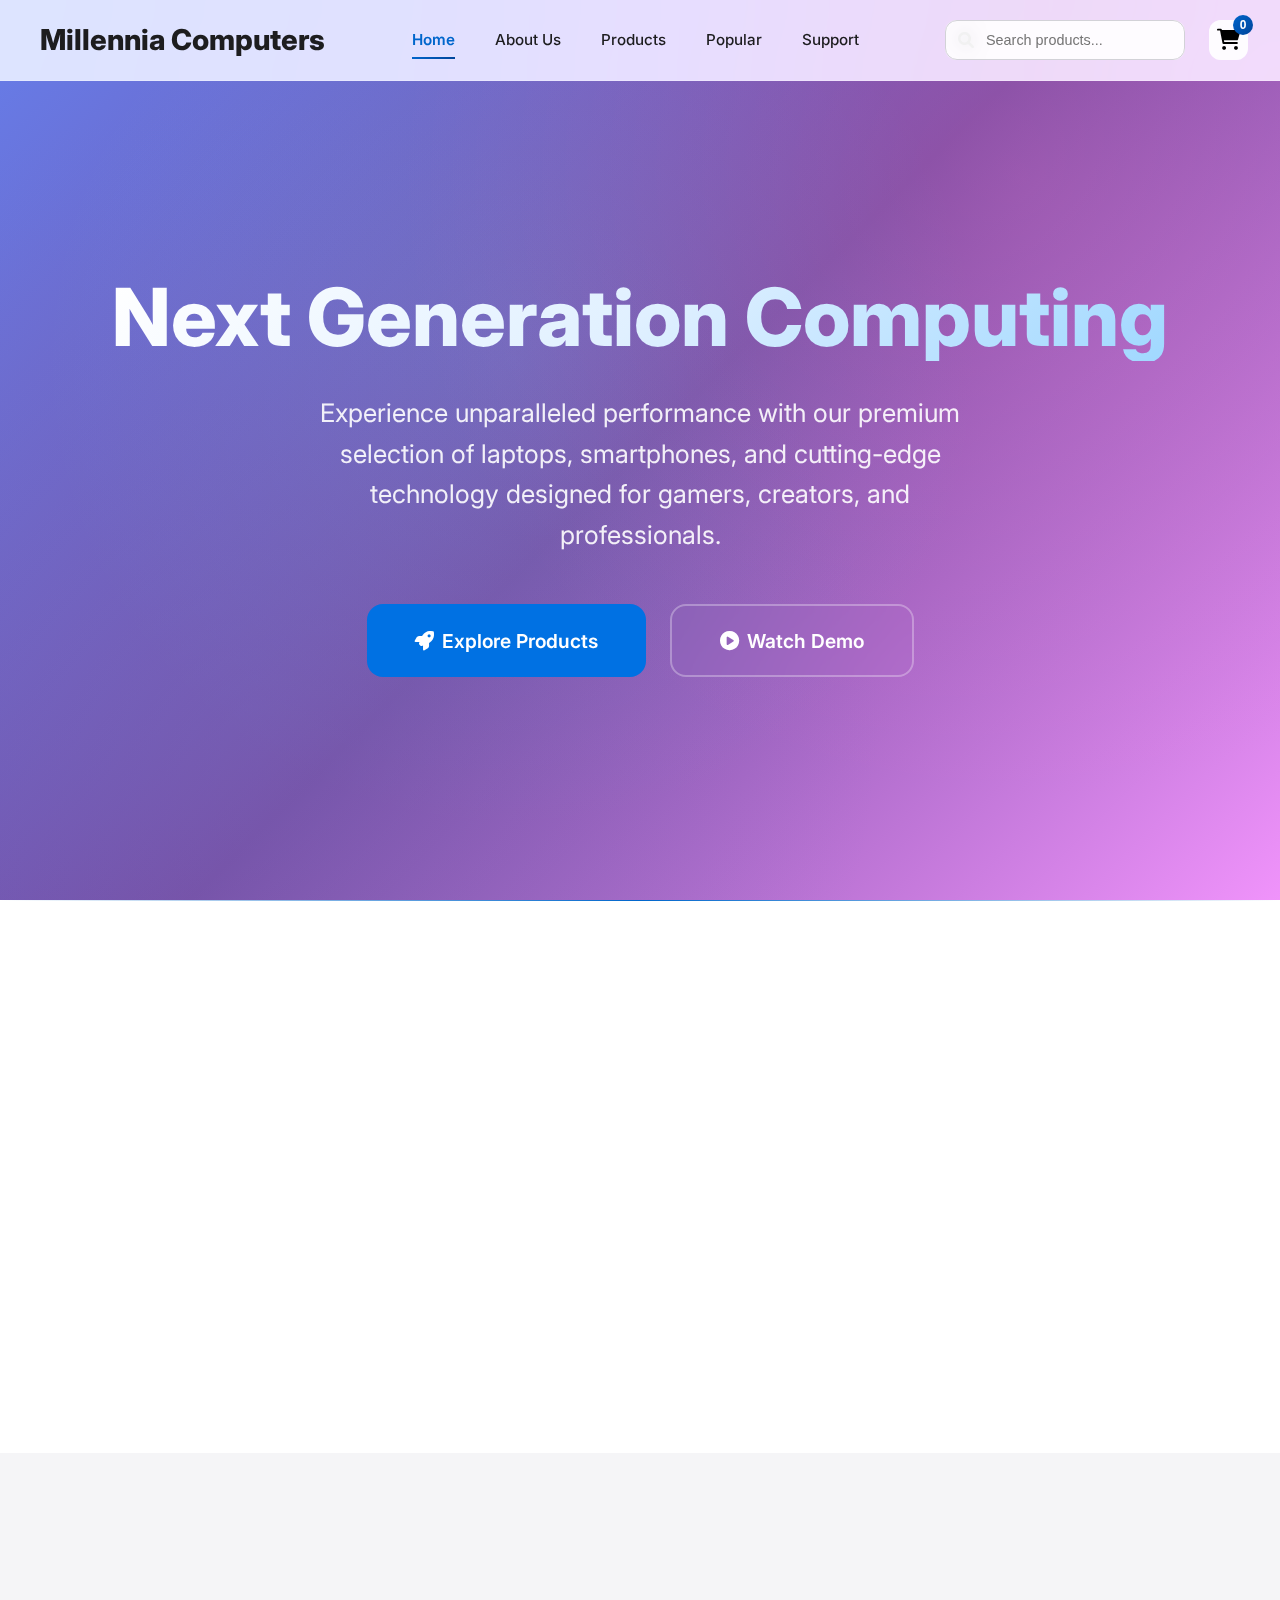
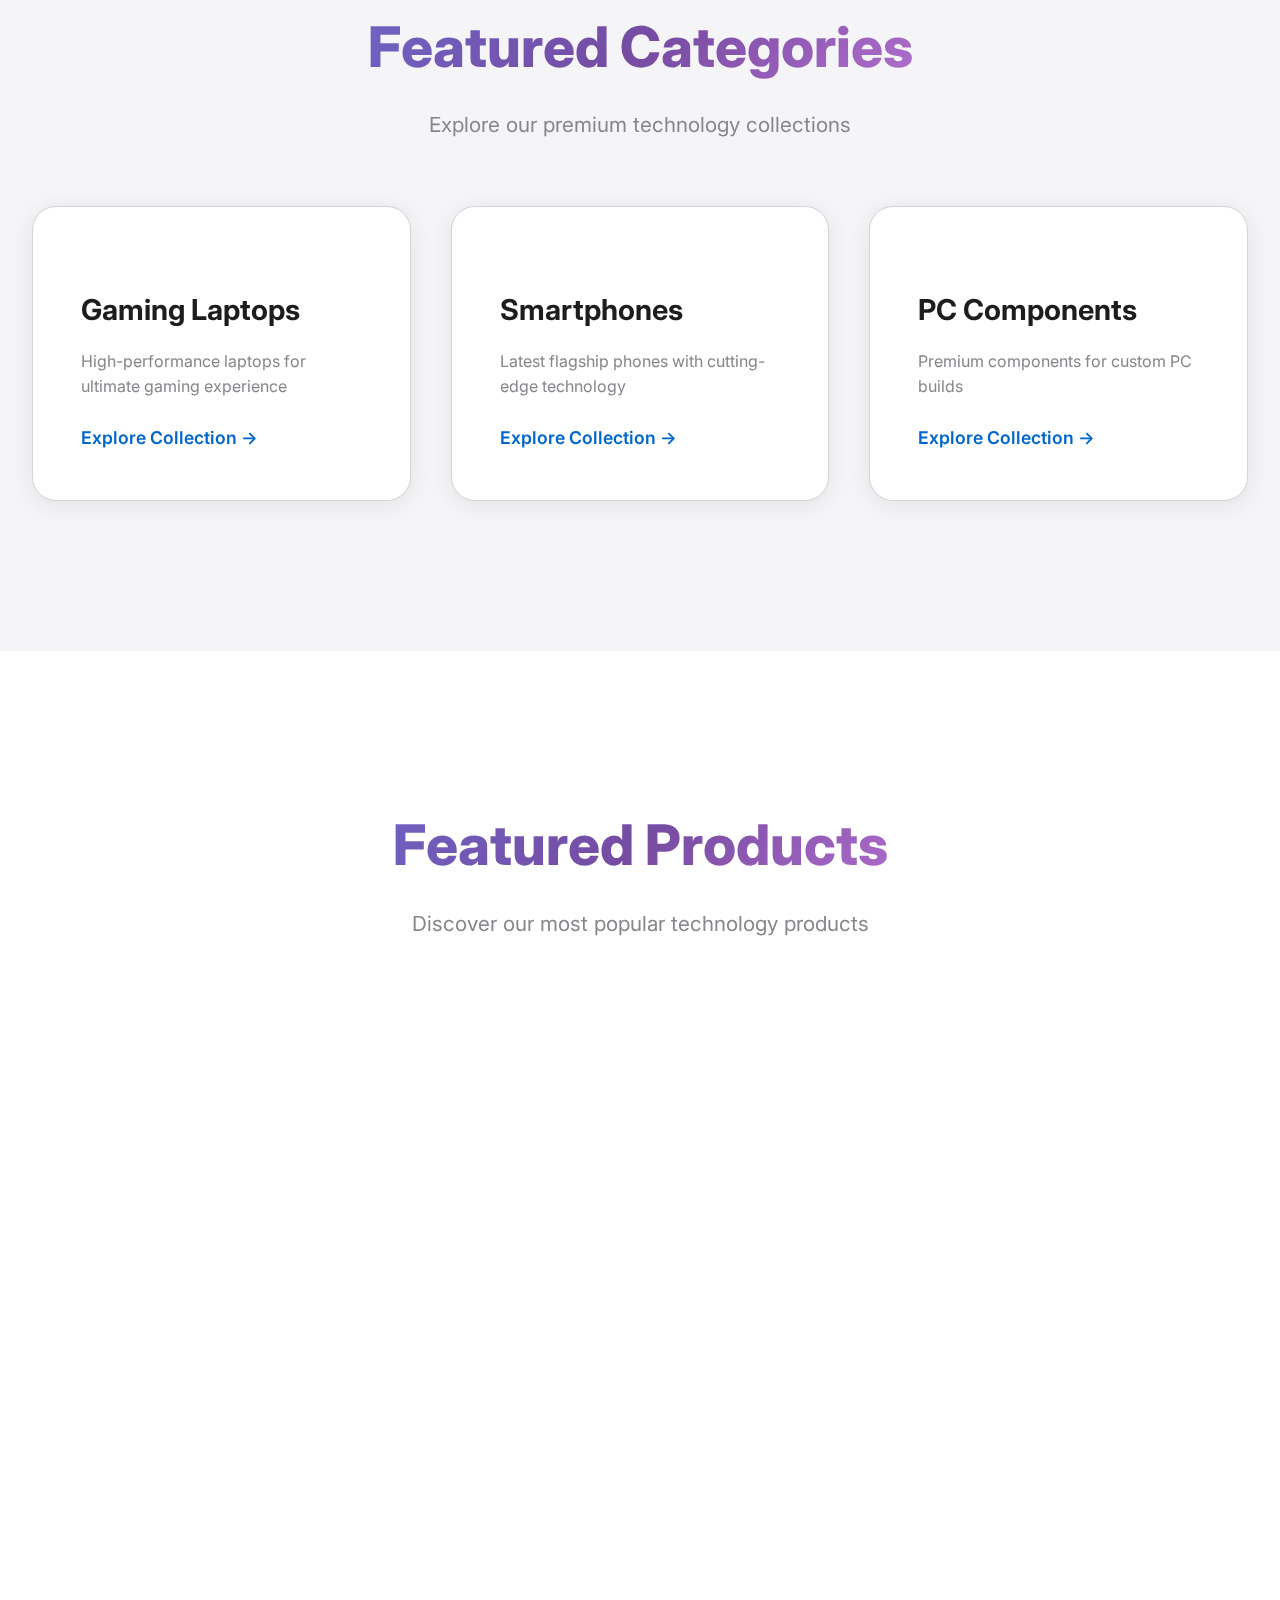
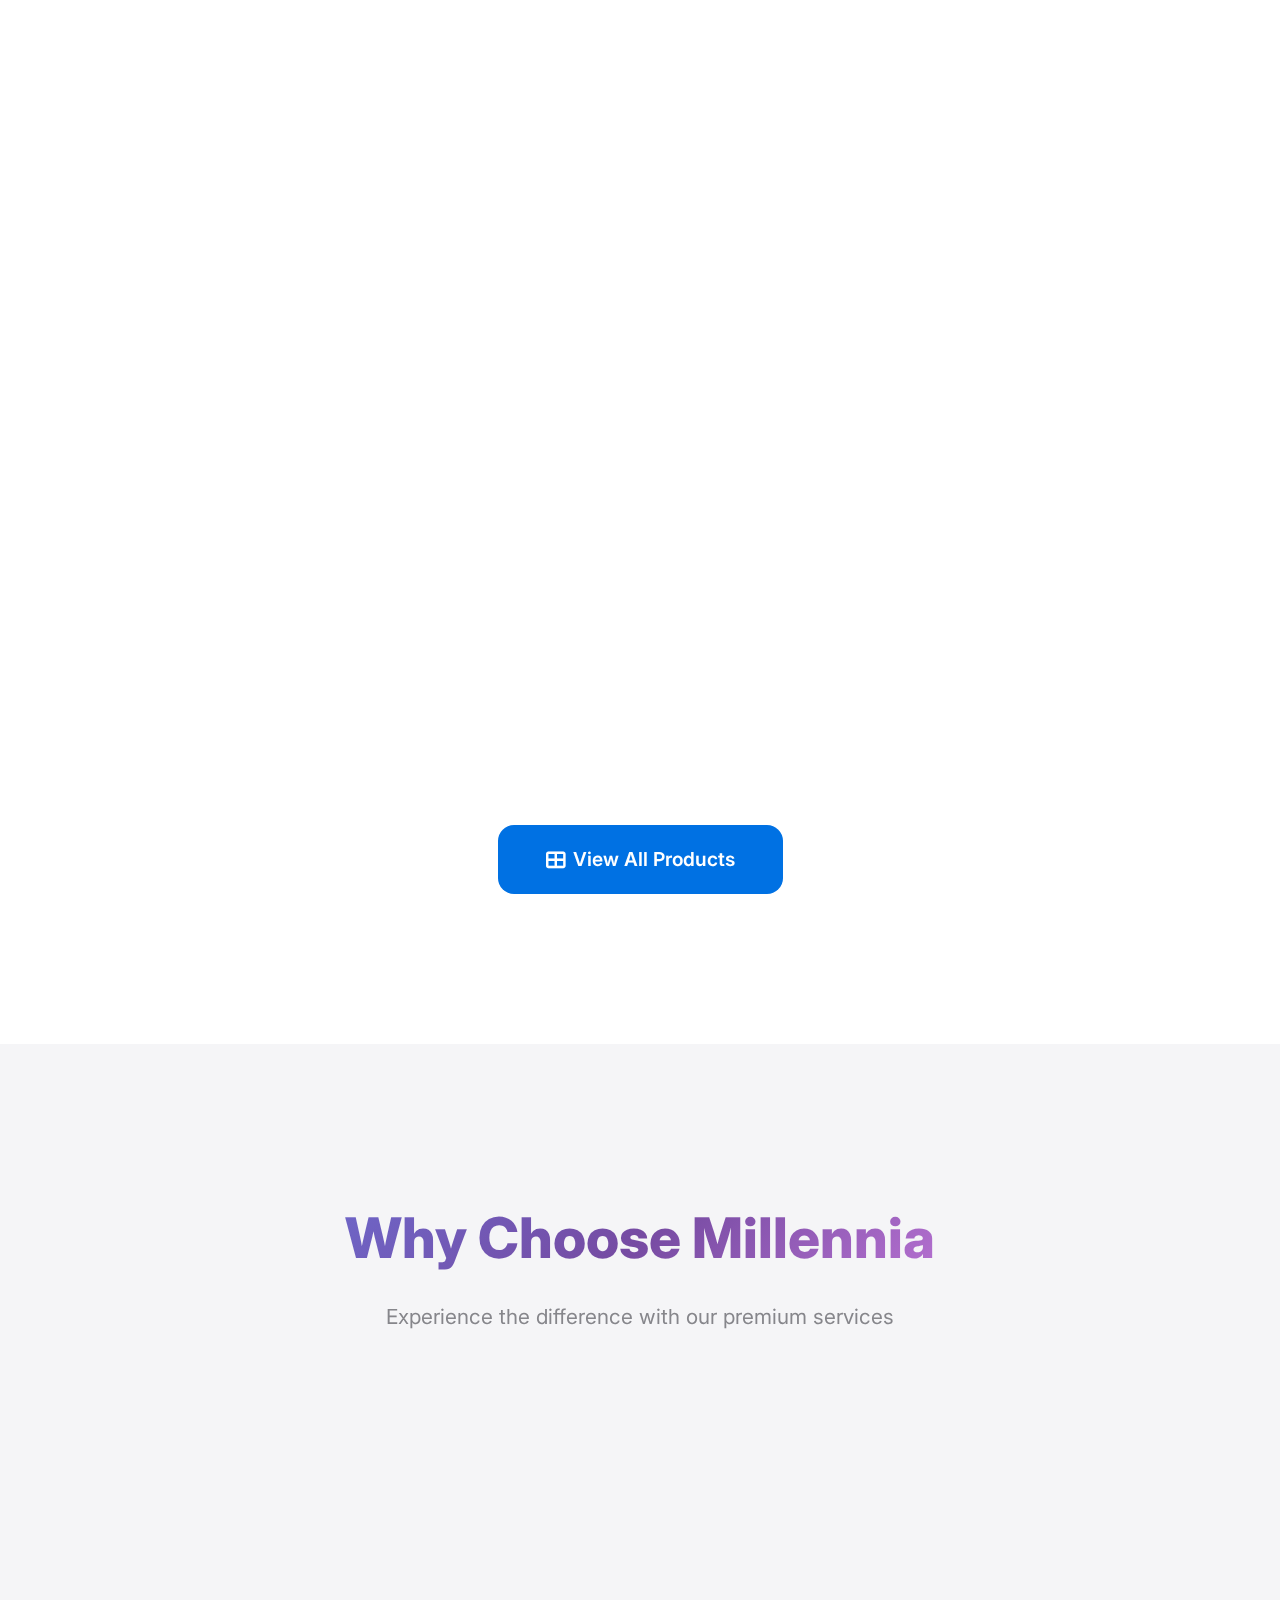
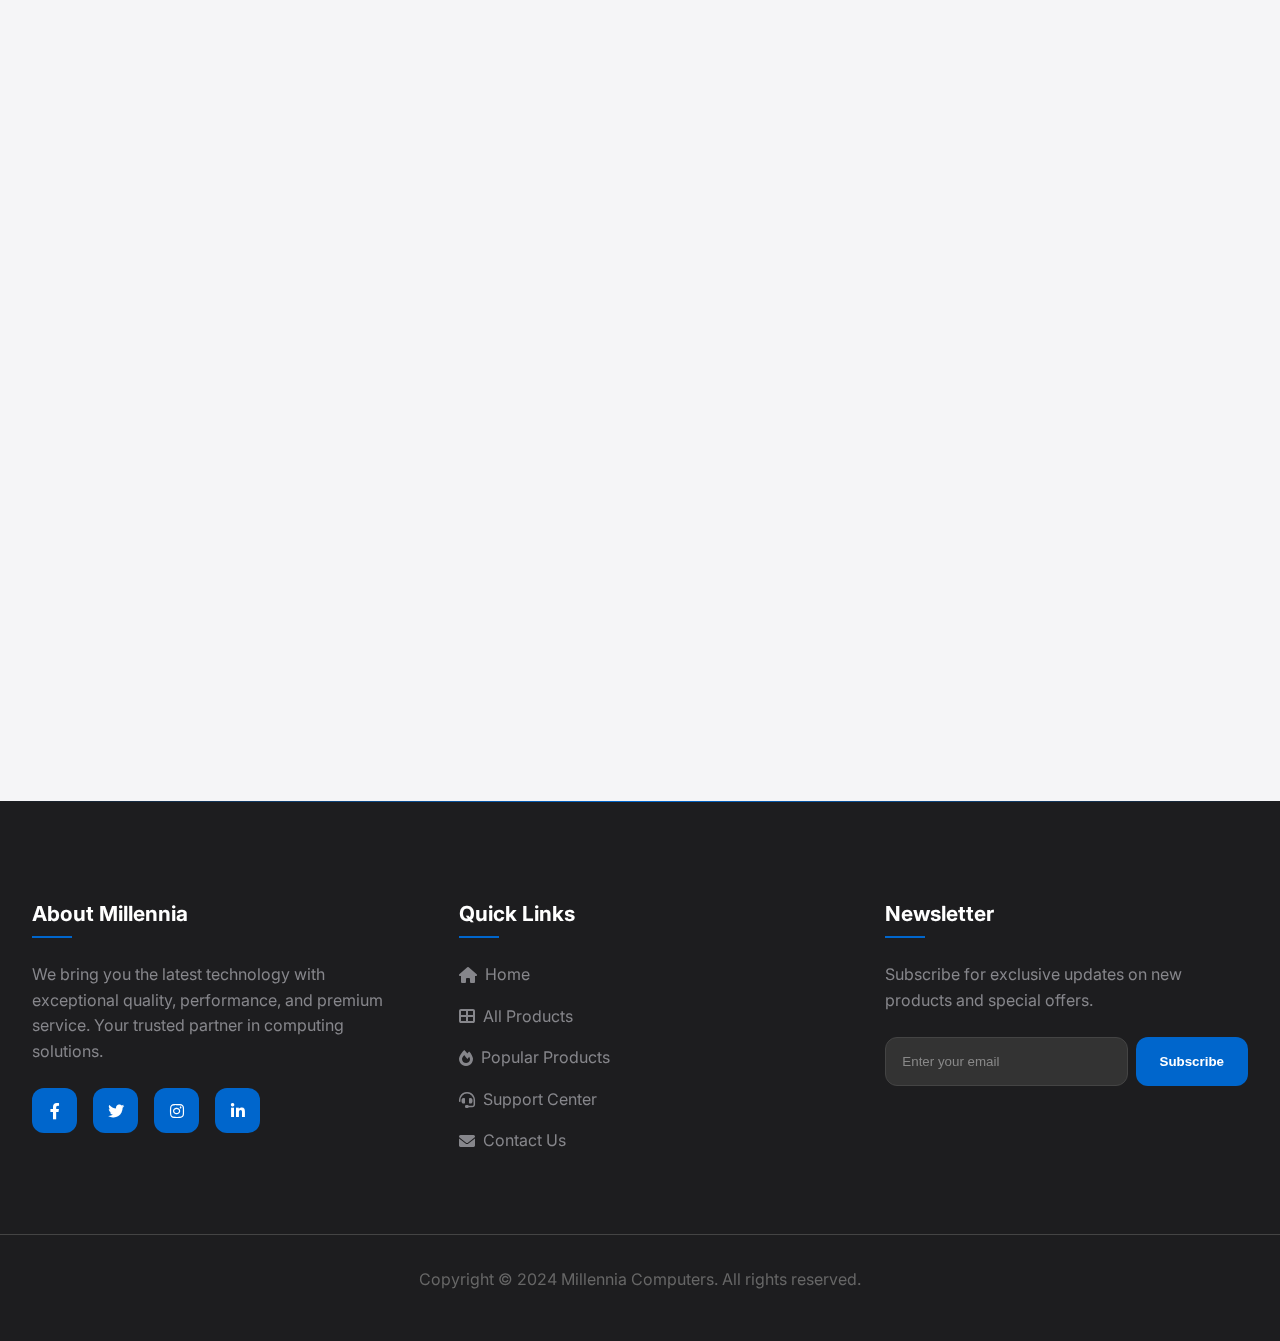
<file: index.html>
<!DOCTYPE html>
<html lang="en">
<head>
    <meta charset="UTF-8">
    <meta name="viewport" content="width=device-width, initial-scale=1.0">
    <title>Millennia Computers - Premium Technology</title>
    <link rel="stylesheet" href="styles.css">
    <link href="https://fonts.googleapis.com/css2?family=Inter:wght@300;400;500;600;700;800&display=swap" rel="stylesheet">
    <link rel="stylesheet" href="https://cdnjs.cloudflare.com/ajax/libs/font-awesome/6.0.0/css/all.min.css">
</head>
<body>
    <!-- Premium Glassmorphism Header -->
    <header class="header-premium">
        <div class="header-container-premium">
            <a href="home.html" class="logo-premium">
                <span class="logo-icon-premium"></span>
                Millennia Computers
            </a>
            
            <nav>
                <ul class="nav-premium">
                    <li><a href="index.html" class="active">Home</a></li>
                    <li><a href="about.html">About Us</a></li>
                    <li><a href="products.html">Products</a></li>
                    <li><a href="popular.html">Popular</a></li>
                    <li><a href="support.html">Support</a></li>
                </ul>
            </nav>
            
            <div class="header-actions-premium">
                <div class="search-premium">
                    <i class="fas fa-search search-icon-premium"></i>
                    <input type="text" placeholder="Search products..." id="search-input">
                </div>
                <button class="cart-premium">
                    <i class="fas fa-shopping-cart"></i>
                    <span class="cart-count-premium">0</span>
                </button>
            </div>
        </div>
    </header>

    <!-- Ultra Premium Hero Section -->
    <section class="hero-premium">
        <div class="hero-content-premium">
            <h1 class="hero-title-premium">Next Generation Computing</h1>
            <p class="hero-subtitle-premium">Experience unparalleled performance with our premium selection of laptops, smartphones, and cutting-edge technology designed for gamers, creators, and professionals.</p>
            <div class="hero-actions-premium">
                <a href="index.html" class="btn-premium-primary">
                    <i class="fas fa-rocket"></i>
                    Explore Products
                </a>
                <a href="about.html" class="btn-premium-secondary">
                    <i class="fas fa-play-circle"></i>
                    Watch Demo
                </a>
            </div>
        </div>
        
        <!-- Floating Elements -->
        <div class="floating-elements">
            <div class="floating-element element-1"></div>
            <div class="floating-element element-2"></div>
            <div class="floating-element element-3"></div>
            <div class="floating-element element-4"></div>
        </div>
    </section>

    <!-- Animated Stats Section -->
    <section class="stats-section-premium">
        <div class="container-premium">
            <div class="stats-grid-premium">
                <div class="stat-card-premium fade-in-up">
                    <div class="stat-icon">🏆</div>
                    <div class="stat-content">
                        <div class="stat-number" data-count="124">0</div>
                        <div class="stat-label">Premium Products</div>
                    </div>
                </div>
                <div class="stat-card-premium fade-in-up">
                    <div class="stat-icon">😊</div>
                    <div class="stat-content">
                        <div class="stat-number" data-count="14500">0</div>
                        <div class="stat-label">Happy Customers</div>
                    </div>
                </div>
                <div class="stat-card-premium fade-in-up">
                    <div class="stat-icon">⭐</div>
                    <div class="stat-content">
                        <div class="stat-number" data-count="4.9">0</div>
                        <div class="stat-label">Average Rating</div>
                    </div>
                </div>
                <div class="stat-card-premium fade-in-up">
                    <div class="stat-icon">🚚</div>
                    <div class="stat-content">
                        <div class="stat-number" data-count="24">0</div>
                        <div class="stat-label">Hour Support</div>
                    </div>
                </div>
            </div>
        </div>
    </section>

    <!-- Featured Categories with 3D Effects -->
    <section class="categories-section-premium">
        <div class="container-premium">
            <div class="section-header-premium">
                <h2 class="section-title-premium">Featured Categories</h2>
                <p class="section-subtitle-premium">Explore our premium technology collections</p>
            </div>
            
            <div class="categories-grid-premium">
                <div class="category-card-premium" onclick="location.href='index.html#laptops'">
                    <div class="category-icon-premium"></div>
                    <div class="category-content">
                        <h3>Gaming Laptops</h3>
                        <p>High-performance laptops for ultimate gaming experience</p>
                        <span class="category-link">Explore Collection →</span>
                    </div>
                    <div class="category-overlay"></div>
                </div>
                
                <div class="category-card-premium" onclick="location.href='index.html#smartphones'">
                    <div class="category-icon-premium"></div>
                    <div class="category-content">
                        <h3>Smartphones</h3>
                        <p>Latest flagship phones with cutting-edge technology</p>
                        <span class="category-link">Explore Collection →</span>
                    </div>
                    <div class="category-overlay"></div>
                </div>
                
                <div class="category-card-premium" onclick="location.href='index.html'">
                    <div class="category-icon-premium"></div>
                    <div class="category-content">
                        <h3>PC Components</h3>
                        <p>Premium components for custom PC builds</p>
                        <span class="category-link">Explore Collection →</span>
                    </div>
                    <div class="category-overlay"></div>
                </div>
            </div>
        </div>
    </section>

    <!-- Featured Products with Advanced Animations -->
    <section class="featured-products-premium">
        <div class="container-premium">
            <div class="section-header-premium">
                <h2 class="section-title-premium">Featured Products</h2>
                <p class="section-subtitle-premium">Discover our most popular technology products</p>
            </div>
            
            <div class="products-grid-premium" id="featured-products">
                <!-- Featured products will be loaded by JavaScript -->
            </div>
            
            <div class="section-cta-premium">
                <a href="index.html" class="btn-premium-primary">
                    <i class="fas fa-th-large"></i>
                    View All Products
                </a>
            </div>
        </div>
    </section>

    <!-- Premium Features Section -->
    <section class="features-section-premium">
        <div class="container-premium">
            <div class="section-header-premium">
                <h2 class="section-title-premium">Why Choose Millennia</h2>
                <p class="section-subtitle-premium">Experience the difference with our premium services</p>
            </div>
            
            <div class="features-grid-premium">
                <div class="feature-card-premium fade-in-left">
                    <div class="feature-icon-premium">🚀</div>
                    <h3>Premium Performance</h3>
                    <p>Top-tier components for maximum performance and reliability with advanced cooling solutions</p>
                </div>
                
                <div class="feature-card-premium fade-in-up">
                    <div class="feature-icon-premium">🛡️</div>
                    <h3>Extended Warranty</h3>
                    <p>Comprehensive 3-year warranty coverage with premium support on all our products</p>
                </div>
                
                <div class="feature-card-premium fade-in-right">
                    <div class="feature-icon-premium">🚚</div>
                    <h3>Express Shipping</h3>
                    <p>Free express delivery on all orders with real-time tracking and premium packaging</p>
                </div>
                
                <div class="feature-card-premium fade-in-left">
                    <div class="feature-icon-premium">💬</div>
                    <h3>24/7 Premium Support</h3>
                    <p>Round-the-clock expert customer support and technical assistance</p>
                </div>
                
                <div class="feature-card-premium fade-in-up">
                    <div class="feature-icon-premium">🎯</div>
                    <h3>Expert Consultation</h3>
                    <p>Personalized technology consultation to find the perfect solution for your needs</p>
                </div>
                
                <div class="feature-card-premium fade-in-right">
                    <div class="feature-icon-premium">💎</div>
                    <h3>Premium Quality</h3>
                    <p>Rigorous quality testing and premium materials for long-lasting performance</p>
                </div>
            </div>
        </div>
    </section>

    <!-- Premium Footer -->
    <footer class="footer-premium">
        <div class="footer-content-premium">
            <div class="footer-section-premium">
                <h3>About Millennia</h3>
                <p>We bring you the latest technology with exceptional quality, performance, and premium service. Your trusted partner in computing solutions.</p>
                <div class="social-links-premium">
                    <a href="#" class="social-link-premium"><i class="fab fa-facebook-f"></i></a>
                    <a href="#" class="social-link-premium"><i class="fab fa-twitter"></i></a>
                    <a href="#" class="social-link-premium"><i class="fab fa-instagram"></i></a>
                    <a href="#" class="social-link-premium"><i class="fab fa-linkedin-in"></i></a>
                </div>
            </div>
            
            <div class="footer-section-premium">
                <h3>Quick Links</h3>
                <ul class="footer-links-premium">
                    <li><a href="home.html"><i class="fas fa-home"></i> Home</a></li>
                    <li><a href="index.html"><i class="fas fa-th-large"></i> All Products</a></li>
                    <li><a href="popular.html"><i class="fas fa-fire"></i> Popular Products</a></li>
                    <li><a href="support.html"><i class="fas fa-headset"></i> Support Center</a></li>
                    <li><a href="contact.html"><i class="fas fa-envelope"></i> Contact Us</a></li>
                </ul>
            </div>
            
            <div class="footer-section-premium">
                <h3>Newsletter</h3>
                <p>Subscribe for exclusive updates on new products and special offers.</p>
                <div class="newsletter-premium">
                    <input type="email" placeholder="Enter your email">
                    <button>Subscribe</button>
                </div>
            </div>
        </div>
        
        <div class="copyright-premium">
            Copyright © 2024 Millennia Computers. All rights reserved.
        </div>
    </footer>

    <!-- Load scripts -->
    <script src="all-products.js"></script>
    <script>
        // Advanced animations and interactions
        document.addEventListener('DOMContentLoaded', function() {
            // Header scroll effect
            window.addEventListener('scroll', function() {
                const header = document.querySelector('.header-premium');
                if (window.scrollY > 100) {
                    header.classList.add('scrolled');
                } else {
                    header.classList.remove('scrolled');
                }
            });

            // Animated counter for stats
            const counters = document.querySelectorAll('.stat-number');
            const speed = 200;

            counters.forEach(counter => {
                const updateCount = () => {
                    const target = +counter.getAttribute('data-count');
                    const count = +counter.innerText;
                    const increment = target / speed;

                    if (count < target) {
                        counter.innerText = Math.ceil(count + increment);
                        setTimeout(updateCount, 1);
                    } else {
                        counter.innerText = target;
                    }
                };

                updateCount();
            });

            // Load featured products
            loadFeaturedProducts();

            // Advanced scroll animations
            initScrollAnimations();
            
            // Setup search functionality
            setupHomeSearch();
        });

        function setupHomeSearch() {
            const searchInput = document.getElementById('search-input');
            searchInput.addEventListener('input', function(e) {
                const searchTerm = e.target.value.trim().toLowerCase();
                filterHomeProducts(searchTerm);
            });
        }

        function filterHomeProducts(searchTerm) {
            const featuredContainer = document.getElementById('featured-products');
            const allProducts = [...laptops, ...smartphones];
            
            if (!searchTerm) {
                loadFeaturedProducts();
                return;
            }

            const filteredProducts = allProducts.filter(product => {
                return (
                    product.name.toLowerCase().includes(searchTerm) ||
                    product.category.toLowerCase().includes(searchTerm) ||
                    (product.keyFeatures && product.keyFeatures.some(feature => 
                        feature.toLowerCase().includes(searchTerm)
                    ))
                );
            }).slice(0, 6);

            displayFilteredHomeProducts(filteredProducts);
        }

        function displayFilteredHomeProducts(products) {
            const featuredContainer = document.getElementById('featured-products');
            
            featuredContainer.innerHTML = '';
            
            if (products.length === 0) {
                featuredContainer.innerHTML = `
                    <div style="grid-column: 1 / -1; text-align: center; padding: 4rem;">
                        <i class="fas fa-search" style="font-size: 2rem; color: var(--text-light); margin-bottom: 1rem;"></i>
                        <h3 style="color: var(--text-light); margin-bottom: 1rem;">No products found</h3>
                        <p style="color: var(--text-light);">Try different search terms</p>
                    </div>
                `;
            } else {
                products.forEach((product, index) => {
                    const card = document.createElement('div');
                    card.className = 'product-card-premium fade-in-up';
                    card.style.animationDelay = `${index * 0.2}s`;
                    card.innerHTML = `
                        <div class="product-3d-effect">
                            <div class="product-image-container-premium">
                                <img src="${product.image}" alt="${product.name}" class="product-image-premium">
                            </div>
                            <div class="product-info-premium">
                                <div class="product-category-premium">${product.category}</div>
                                <h3 class="product-title-premium">${product.name}</h3>
                                <div class="product-price-premium">${product.price}</div>
                                <div class="product-rating-premium">
                                    <span class="stars-premium">${'★'.repeat(5)}</span>
                                    <span class="reviews">${product.reviews}</span>
                                </div>
                                <div class="product-actions-premium">
                                    <button class="btn-view-details-premium" onclick="viewProductDetails(${product.id})" 
                                            style="background: var(--primary-blue); color: white;">
                                        <i class="fas fa-eye"></i>
                                        View Details
                                    </button>
                                    <button class="btn-add-cart-premium" onclick="addToCart(${product.id})">
                                        <i class="fas fa-plus"></i>
                                    </button>
                                </div>
                            </div>
                        </div>
                    `;
                    featuredContainer.appendChild(card);
                });
            }
        }

        function loadFeaturedProducts() {
            const featuredContainer = document.getElementById('featured-products');
            const allProducts = [...laptops, ...smartphones];
            const featuredProducts = allProducts.slice(0, 6);
            
            featuredContainer.innerHTML = '';
            featuredProducts.forEach((product, index) => {
                const card = document.createElement('div');
                card.className = 'product-card-premium fade-in-up';
                card.style.animationDelay = `${index * 0.2}s`;
                card.innerHTML = `
                    <div class="product-3d-effect">
                        <div class="product-image-container-premium">
                            <img src="${product.image}" alt="${product.name}" class="product-image-premium">
                        </div>
                        <div class="product-info-premium">
                            <div class="product-category-premium">${product.category}</div>
                            <h3 class="product-title-premium">${product.name}</h3>
                            <div class="product-price-premium">${product.price}</div>
                            <div class="product-rating-premium">
                                <span class="stars-premium">${'★'.repeat(5)}</span>
                                <span class="reviews">${product.reviews}</span>
                            </div>
                            <div class="product-actions-premium">
                                <button class="btn-view-details-premium" onclick="viewProductDetails(${product.id})" 
                                        style="background: var(--primary-blue); color: white;">
                                    <i class="fas fa-eye"></i>
                                    View Details
                                </button>
                                <button class="btn-add-cart-premium" onclick="addToCart(${product.id})">
                                    <i class="fas fa-plus"></i>
                                </button>
                            </div>
                        </div>
                    </div>
                `;
                featuredContainer.appendChild(card);
            });
        }

        function initScrollAnimations() {
            const observer = new IntersectionObserver((entries) => {
                entries.forEach(entry => {
                    if (entry.isIntersecting) {
                        entry.target.classList.add('visible');
                    }
                });
            }, { 
                threshold: 0.1,
                rootMargin: '0px 0px -50px 0px'
            });

            document.querySelectorAll('.fade-in-up, .fade-in-left, .fade-in-right').forEach(el => {
                observer.observe(el);
            });
        }

        function viewProductDetails(productId) {
            window.location.href = `product-details.html?id=${productId}`;
        }

        function addToCart(productId) {
            const cartCount = document.querySelector('.cart-count-premium');
            let count = parseInt(cartCount.textContent) || 0;
            count++;
            cartCount.textContent = count;
            
            // Advanced notification with animation
            showPremiumNotification('Product added to cart!');
            
            // Cart animation
            animateCartIcon();
        }

        function showPremiumNotification(message) {
            const notification = document.createElement('div');
            notification.className = 'premium-notification';
            notification.innerHTML = `
                <div class="notification-content">
                    <i class="fas fa-check-circle"></i>
                    <span>${message}</span>
                </div>
            `;
            document.body.appendChild(notification);
            
            setTimeout(() => {
                notification.classList.add('show');
            }, 100);
            
            setTimeout(() => {
                notification.classList.remove('show');
                setTimeout(() => {
                    notification.remove();
                }, 300);
            }, 3000);
        }

        function animateCartIcon() {
            const cart = document.querySelector('.cart-premium');
            cart.style.transform = 'scale(1.2)';
            setTimeout(() => {
                cart.style.transform = 'scale(1)';
            }, 300);
        }
    </script>

    <style>
        /* Additional premium styles for home page */
        .stats-section-premium {
            background: white;
            padding: 100px 0;
            position: relative;
        }

        .stats-section-premium::before {
            content: '';
            position: absolute;
            top: 0;
            left: 0;
            right: 0;
            height: 1px;
            background: linear-gradient(90deg, transparent, var(--primary-blue), transparent);
        }

        .stats-grid-premium {
            display: grid;
            grid-template-columns: repeat(auto-fit, minmax(250px, 1fr));
            gap: 2rem;
        }

        .stat-card-premium {
            background: white;
            padding: 3rem 2rem;
            border-radius: 24px;
            text-align: center;
            box-shadow: var(--shadow-soft);
            transition: all 0.4s cubic-bezier(0.25, 0.46, 0.45, 0.94);
            border: 1px solid var(--border-light);
            position: relative;
            overflow: hidden;
        }

        .stat-card-premium::before {
            content: '';
            position: absolute;
            top: 0;
            left: 0;
            right: 0;
            height: 4px;
            background: var(--gradient-premium);
            transform: scaleX(0);
            transition: transform 0.3s ease;
        }

        .stat-card-premium:hover::before {
            transform: scaleX(1);
        }

        .stat-card-premium:hover {
            transform: translateY(-10px);
            box-shadow: var(--shadow-premium);
        }

        .stat-icon {
            font-size: 4rem;
            margin-bottom: 1.5rem;
            display: block;
        }

        .stat-number {
            font-size: 3.5rem;
            font-weight: 800;
            color: var(--primary-blue);
            margin-bottom: 0.5rem;
            background: var(--gradient-premium);
            -webkit-background-clip: text;
            -webkit-text-fill-color: transparent;
        }

        .stat-label {
            font-size: 1.2rem;
            font-weight: 600;
            color: var(--text-dark);
        }

        .categories-section-premium {
            padding: 150px 0;
            background: var(--primary-light);
            position: relative;
        }

        .section-header-premium {
            text-align: center;
            margin-bottom: 4rem;
        }

        .section-title-premium {
            font-size: 3.5rem;
            font-weight: 800;
            margin-bottom: 1rem;
            background: var(--gradient-premium);
            -webkit-background-clip: text;
            -webkit-text-fill-color: transparent;
        }

        .section-subtitle-premium {
            font-size: 1.3rem;
            color: var(--text-light);
            max-width: 600px;
            margin: 0 auto;
        }

        .categories-grid-premium {
            display: grid;
            grid-template-columns: repeat(auto-fit, minmax(350px, 1fr));
            gap: 2.5rem;
        }

        .category-card-premium {
            background: white;
            padding: 3rem;
            border-radius: 24px;
            cursor: pointer;
            transition: all 0.4s cubic-bezier(0.25, 0.46, 0.45, 0.94);
            position: relative;
            overflow: hidden;
            box-shadow: var(--shadow-soft);
            border: 1px solid var(--border-light);
        }

        .category-card-premium::before {
            content: '';
            position: absolute;
            top: 0;
            left: 0;
            right: 0;
            height: 4px;
            background: var(--gradient-premium);
            transform: scaleX(0);
            transition: transform 0.3s ease;
        }

        .category-card-premium:hover::before {
            transform: scaleX(1);
        }

        .category-card-premium:hover {
            transform: translateY(-12px) scale(1.02);
            box-shadow: var(--shadow-premium);
        }

        .category-icon-premium {
            font-size: 5rem;
            margin-bottom: 2rem;
            display: block;
            transition: transform 0.3s ease;
        }

        .category-card-premium:hover .category-icon-premium {
            transform: scale(1.2) rotate(5deg);
        }

        .category-content h3 {
            font-size: 1.8rem;
            font-weight: 700;
            margin-bottom: 1rem;
            color: var(--text-dark);
        }

        .category-content p {
            color: var(--text-light);
            margin-bottom: 1.5rem;
            line-height: 1.6;
        }

        .category-link {
            color: var(--primary-blue);
            font-weight: 600;
            font-size: 1.1rem;
            display: inline-flex;
            align-items: center;
            gap: 0.5rem;
            transition: gap 0.3s ease;
        }

        .category-card-premium:hover .category-link {
            gap: 1rem;
        }

        .featured-products-premium {
            padding: 150px 0;
            background: white;
        }

        .features-section-premium {
            padding: 150px 0;
            background: var(--primary-light);
        }

        .features-grid-premium {
            display: grid;
            grid-template-columns: repeat(auto-fit, minmax(300px, 1fr));
            gap: 2.5rem;
        }

        .feature-card-premium {
            background: white;
            padding: 3rem 2rem;
            border-radius: 24px;
            text-align: center;
            box-shadow: var(--shadow-soft);
            transition: all 0.4s cubic-bezier(0.25, 0.46, 0.45, 0.94);
            border: 1px solid var(--border-light);
        }

        .feature-card-premium:hover {
            transform: translateY(-10px);
            box-shadow: var(--shadow-premium);
        }

        .feature-icon-premium {
            font-size: 4rem;
            margin-bottom: 1.5rem;
            display: block;
            transition: transform 0.3s ease;
        }

        .feature-card-premium:hover .feature-icon-premium {
            transform: scale(1.2) rotate(5deg);
        }

        .feature-card-premium h3 {
            font-size: 1.5rem;
            font-weight: 700;
            margin-bottom: 1rem;
            color: var(--text-dark);
        }

        .feature-card-premium p {
            color: var(--text-light);
            line-height: 1.6;
        }

        .section-cta-premium {
            text-align: center;
            margin-top: 4rem;
        }

        .social-links-premium {
            display: flex;
            gap: 1rem;
            margin-top: 1.5rem;
        }

        .social-link-premium {
            display: flex;
            align-items: center;
            justify-content: center;
            width: 45px;
            height: 45px;
            background: var(--primary-blue);
            color: white;
            border-radius: 12px;
            text-decoration: none;
            transition: all 0.3s ease;
        }

        .social-link-premium:hover {
            background: var(--accent-hover);
            transform: translateY(-3px);
        }

        .floating-elements {
            position: absolute;
            top: 0;
            left: 0;
            width: 100%;
            height: 100%;
            pointer-events: none;
        }

        .floating-element {
            position: absolute;
            font-size: 2rem;
            animation: floatElement 6s ease-in-out infinite;
        }

        .element-1 { top: 20%; left: 10%; animation-delay: 0s; }
        .element-2 { top: 60%; left: 85%; animation-delay: 1s; }
        .element-3 { top: 80%; left: 15%; animation-delay: 2s; }
        .element-4 { top: 30%; left: 90%; animation-delay: 3s; }

        .premium-notification {
            position: fixed;
            top: 120px;
            right: 20px;
            background: white;
            border-radius: 16px;
            padding: 1.5rem;
            box-shadow: var(--shadow-premium);
            z-index: 1000;
            transform: translateX(400px);
            transition: transform 0.4s cubic-bezier(0.25, 0.46, 0.45, 0.94);
            border-left: 4px solid var(--primary-blue);
        }

        .premium-notification.show {
            transform: translateX(0);
        }

        .notification-content {
            display: flex;
            align-items: center;
            gap: 1rem;
            color: var(--text-dark);
            font-weight: 600;
        }

        .notification-content i {
            color: var(--primary-blue);
            font-size: 1.2rem;
        }

        @keyframes floatElement {
            0%, 100% { transform: translateY(0px) rotate(0deg); }
            50% { transform: translateY(-20px) rotate(180deg); }
        }

        @keyframes spin {
            0% { transform: rotate(0deg); }
            100% { transform: rotate(360deg); }
        }
    </style>
</body>
</html>
</file>
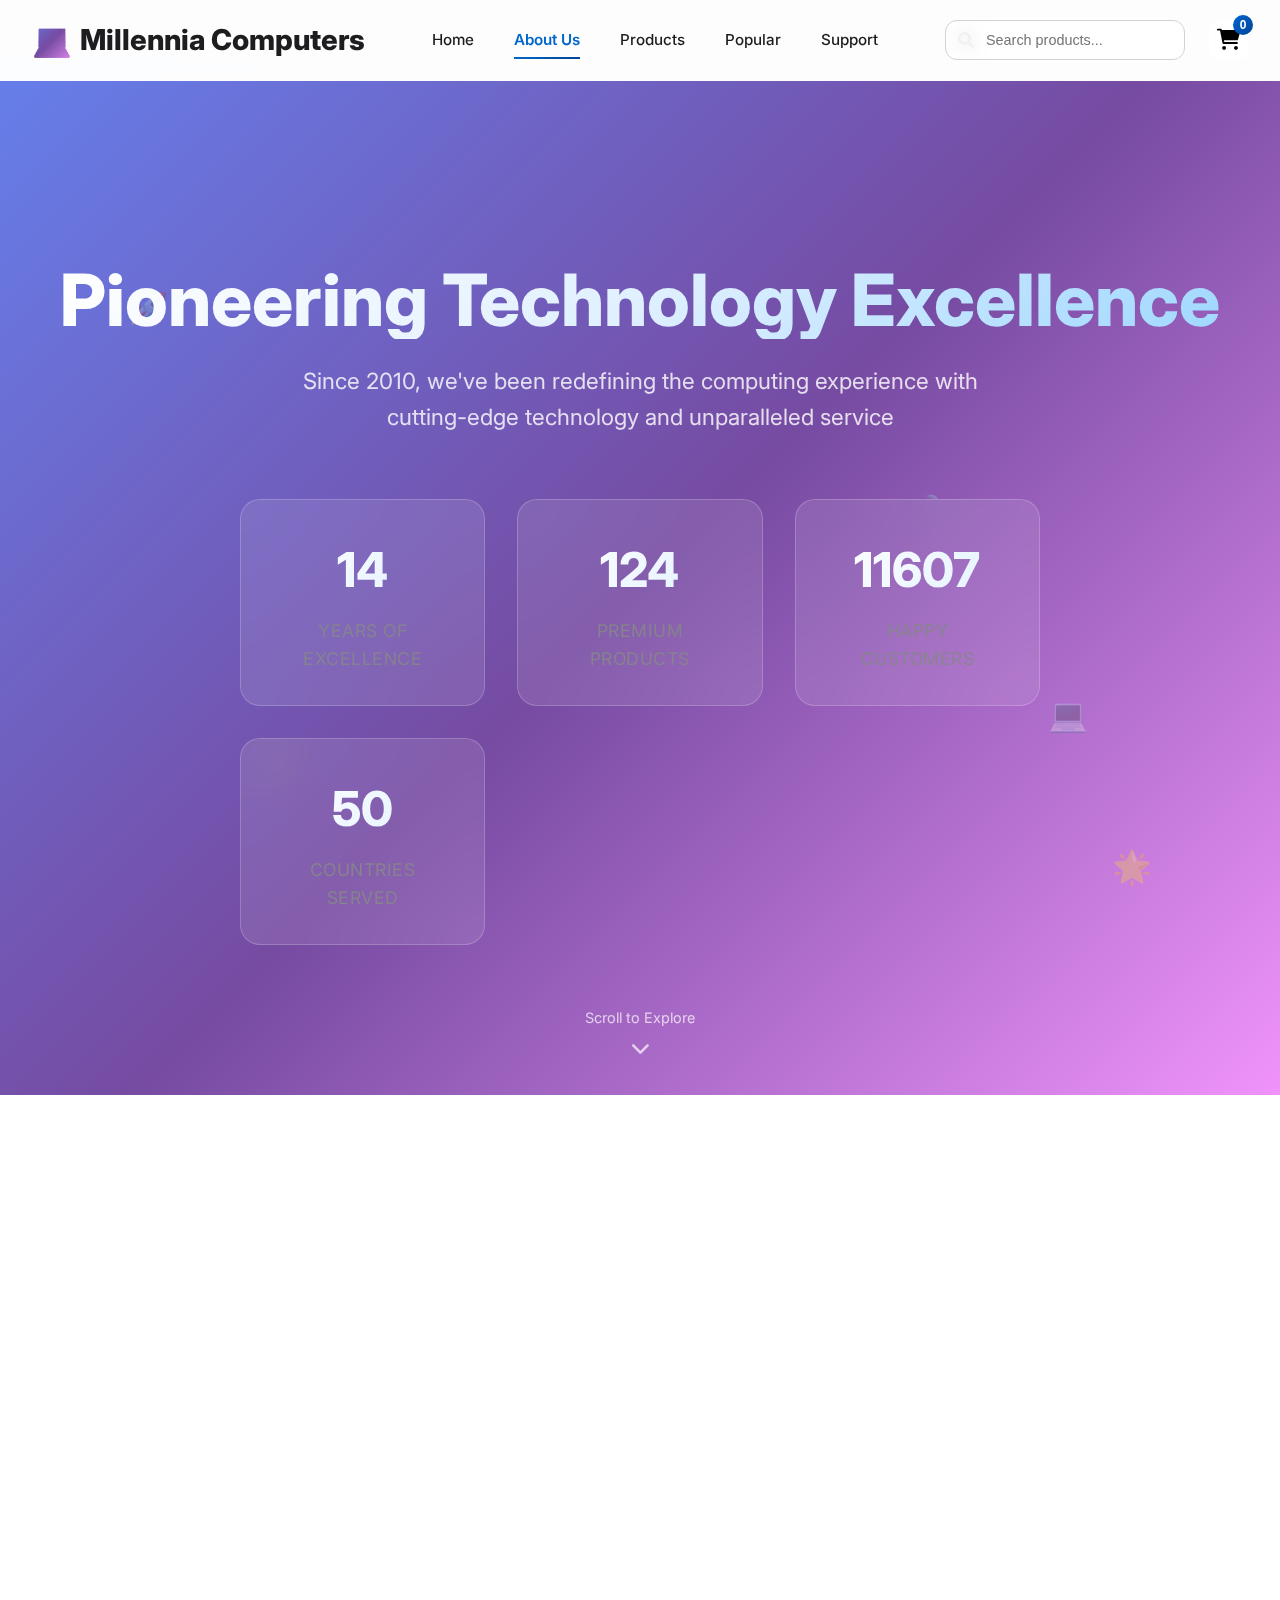
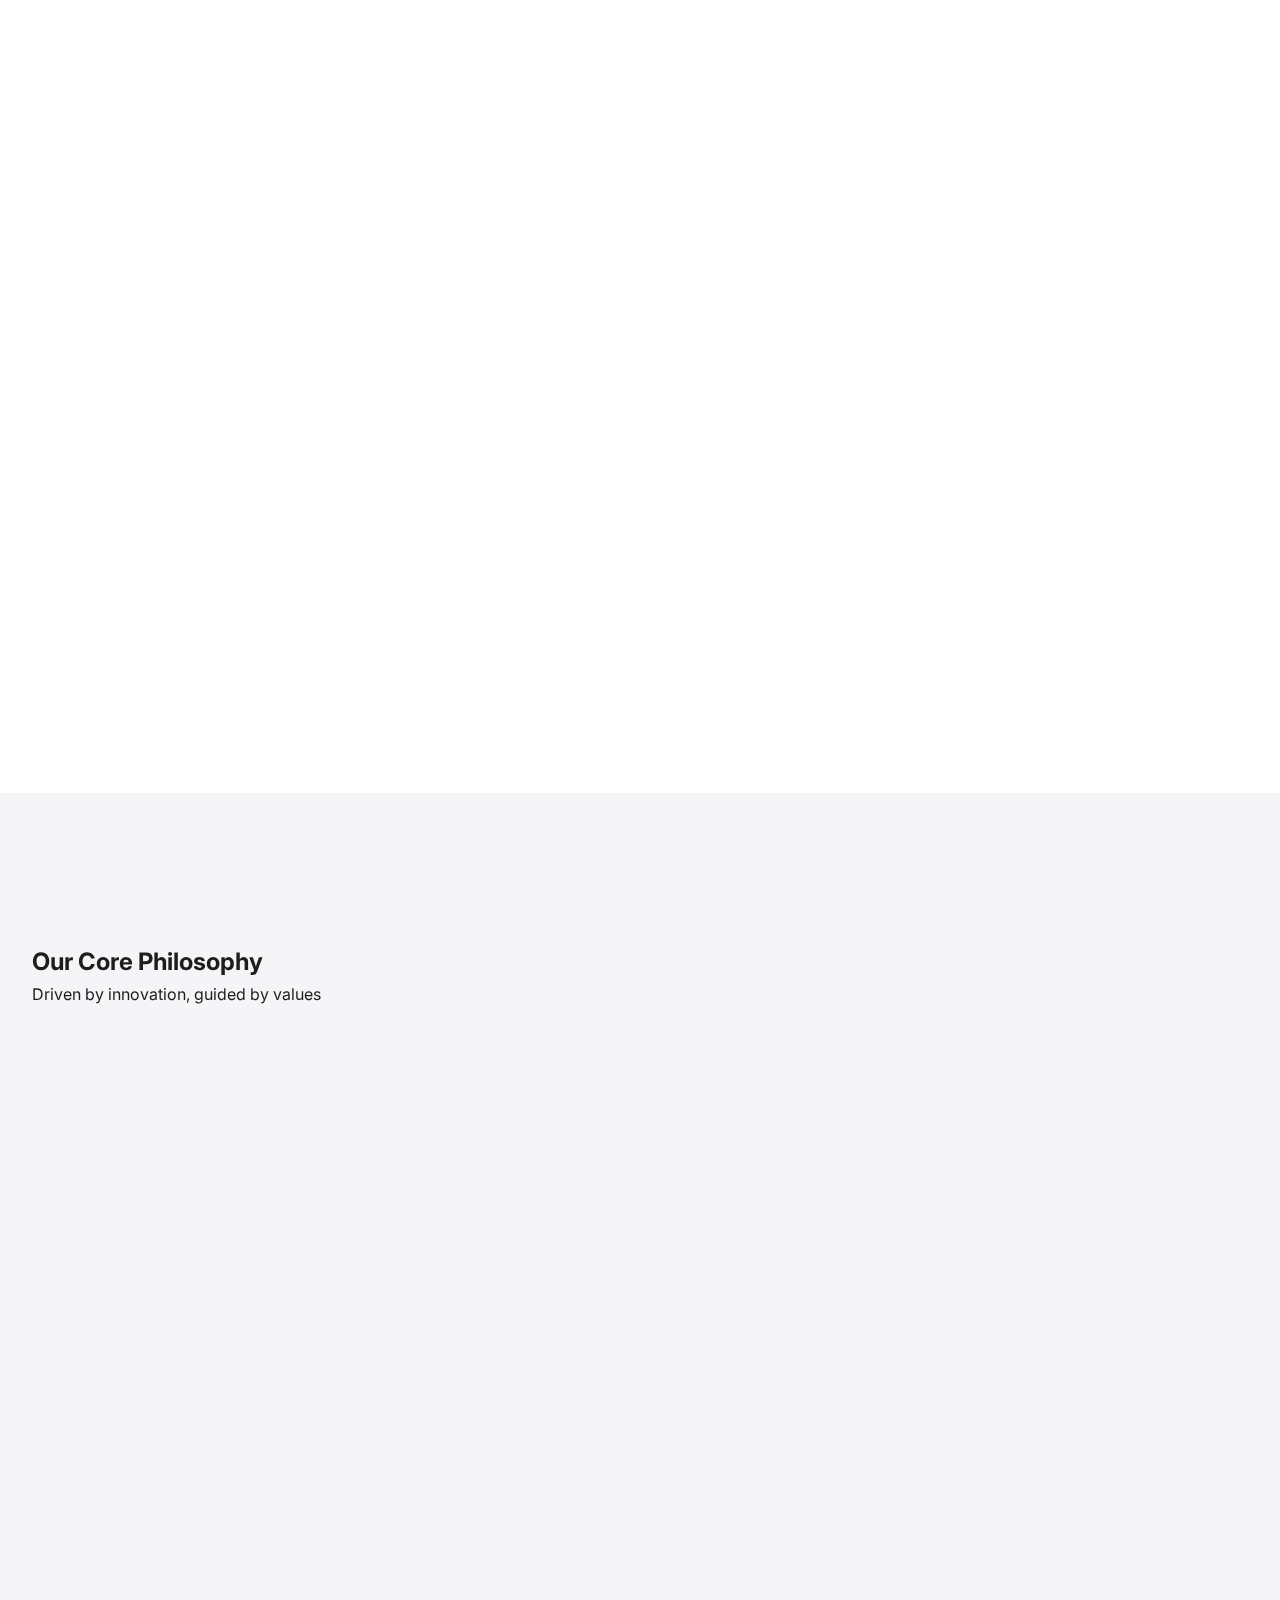
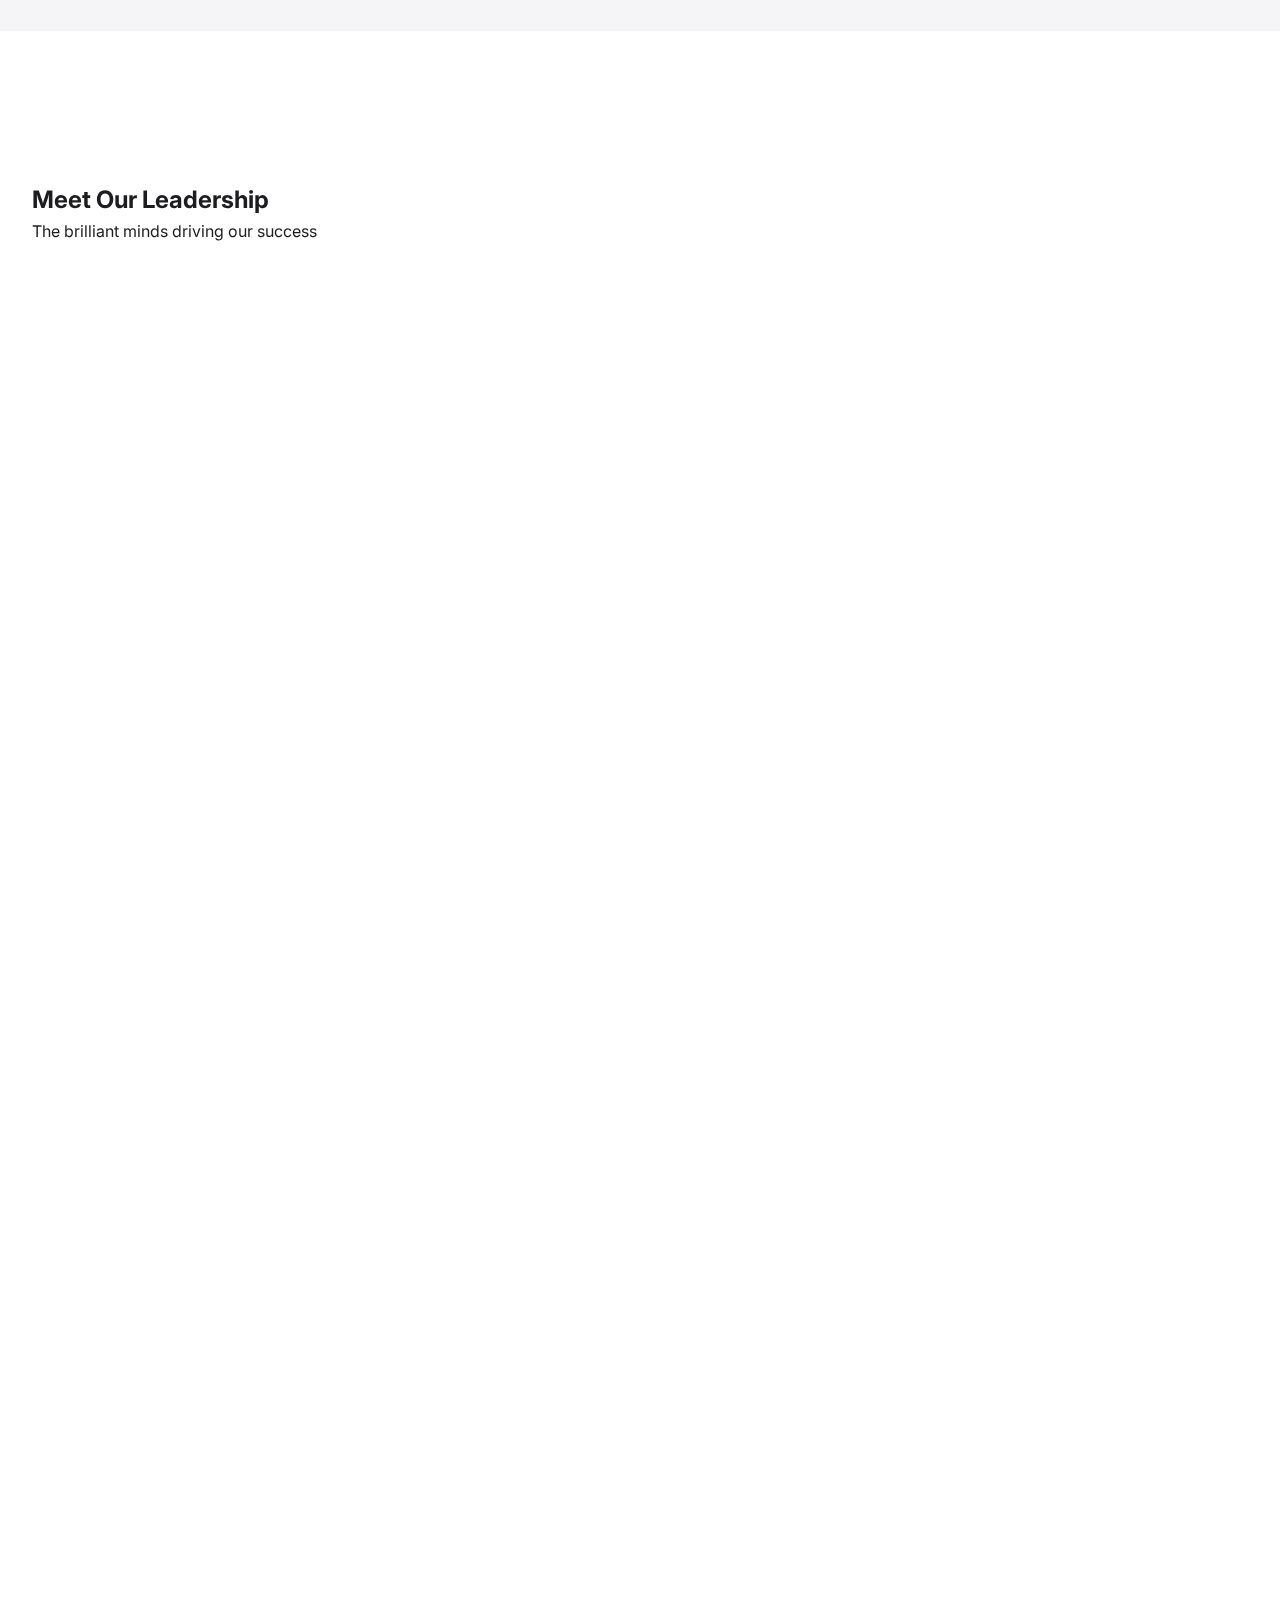
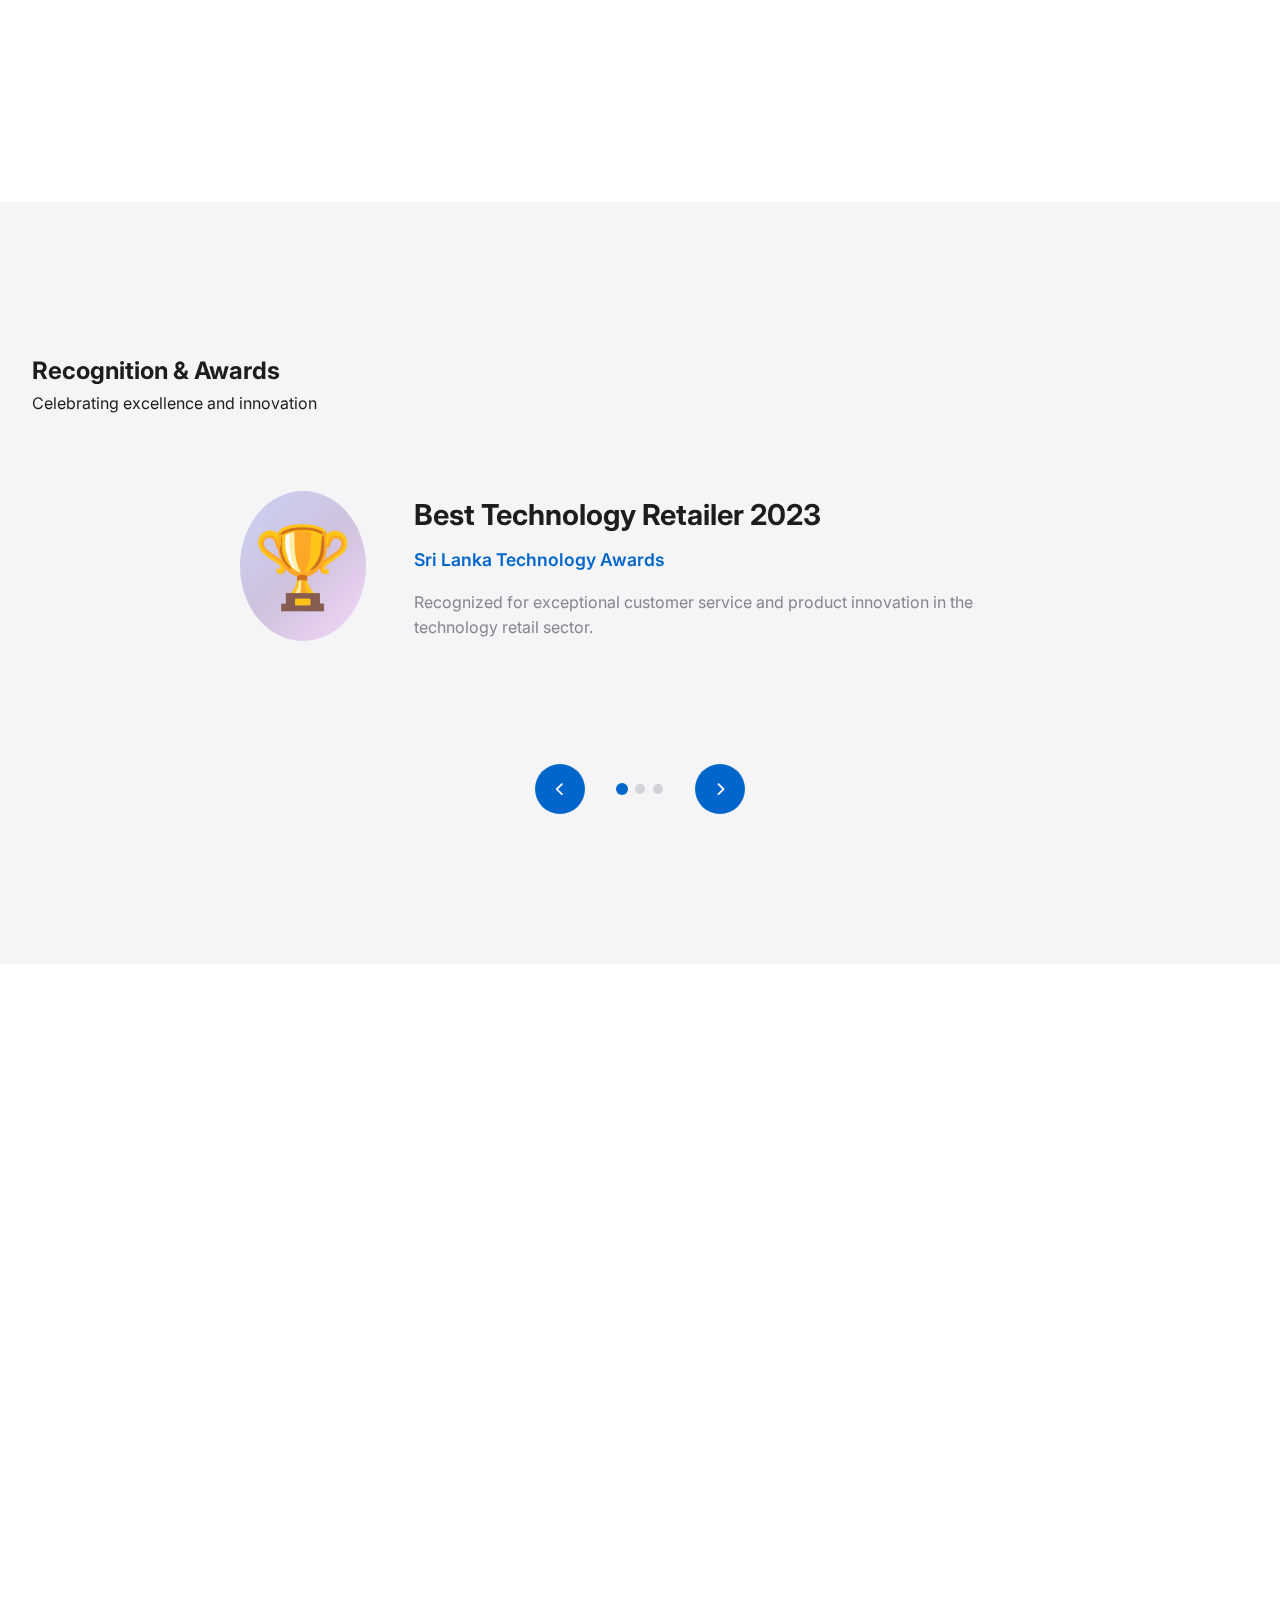
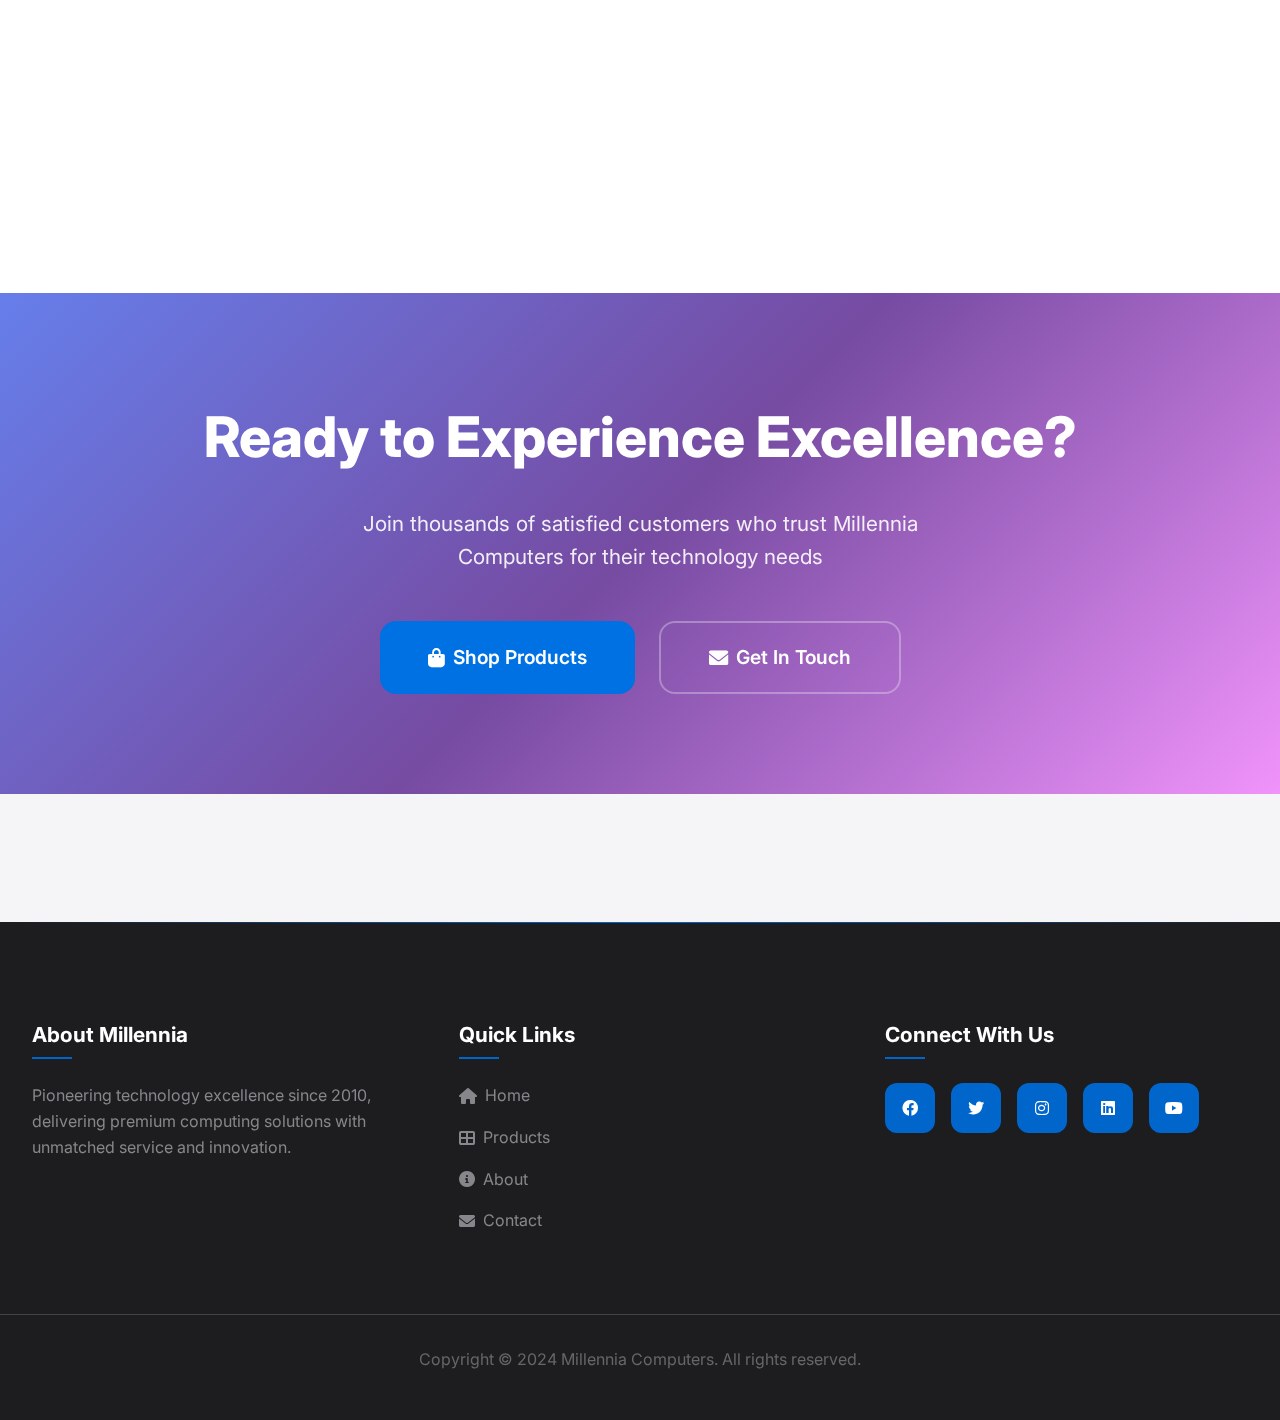
<file: about.html>
<!DOCTYPE html> 
<html lang="en">
<head>
    <meta charset="UTF-8">
    <meta name="viewport" content="width=device-width, initial-scale=1.0">
    <title>About Us - Millennia Computers</title>
    <link rel="stylesheet" href="styles.css">
    <link href="https://fonts.googleapis.com/css2?family=Inter:wght@300;400;500;600;700;800&display=swap" rel="stylesheet">
    <link rel="stylesheet" href="https://cdnjs.cloudflare.com/ajax/libs/font-awesome/6.0.0/css/all.min.css">
</head>
<body>
    <!-- Premium Glassmorphism Header -->
    <header class="header-premium">
        <div class="header-container-premium">
            <a href="home.html" class="logo-premium">
                <span class="logo-icon-premium">💻</span>
                Millennia Computers
            </a>
            
            <nav>
                <ul class="nav-premium">
                    <li><a href="index.html">Home</a></li>
                    <li><a href="about.html" class="active">About Us</a></li>
                    <li><a href="products.html">Products</a></li>
                    <li><a href="popular.html">Popular</a></li>
                    <li><a href="support.html">Support</a></li>
                </ul>
            </nav>
            
            <div class="header-actions-premium">
                <div class="search-premium">
                    <i class="fas fa-search search-icon-premium"></i>
                    <input type="text" placeholder="Search products..." id="search-input">
                </div>
                <button class="cart-premium">
                    <i class="fas fa-shopping-cart"></i>
                    <span class="cart-count-premium">0</span>
                </button>
            </div>
        </div>
    </header>

    <!-- Premium About Hero -->
    <section class="about-hero-premium">
        <div class="container-premium">
            <div class="hero-content-premium">
                <h1 class="hero-title-premium">Pioneering Technology Excellence</h1>
                <p class="hero-subtitle-premium">Since 2010, we've been redefining the computing experience with cutting-edge technology and unparalleled service</p>
                
                <!-- Animated Stats -->
                <div class="hero-stats-premium">
                    <div class="hero-stat fade-in-up">
                        <div class="stat-number" data-count="14">0</div>
                        <div class="stat-label">Years of Excellence</div>
                    </div>
                    <div class="hero-stat fade-in-up">
                        <div class="stat-number" data-count="124">0</div>
                        <div class="stat-label">Premium Products</div>
                    </div>
                    <div class="hero-stat fade-in-up">
                        <div class="stat-number" data-count="14500">0</div>
                        <div class="stat-label">Happy Customers</div>
                    </div>
                    <div class="hero-stat fade-in-up">
                        <div class="stat-number" data-count="50">0</div>
                        <div class="stat-label">Countries Served</div>
                    </div>
                </div>
            </div>
        </div>
        
        <!-- Animated Background Elements -->
        <div class="hero-background-animation">
            <div class="floating-tech-icon">🚀</div>
            <div class="floating-tech-icon">💻</div>
            <div class="floating-tech-icon">⚡</div>
            <div class="floating-tech-icon">🔧</div>
            <div class="floating-tech-icon">🌟</div>
        </div>
        
        <!-- Scroll Indicator -->
        <div class="scroll-indicator-premium">
            <div class="scroll-text">Scroll to Explore</div>
            <div class="scroll-arrow">
                <i class="fas fa-chevron-down"></i>
            </div>
        </div>
    </section>

    <!-- Our Story Section -->
    <section class="story-section-premium">
        <div class="container-premium">
            <div class="story-grid-premium">
                <div class="story-content-premium fade-in-left">
                    <h2>Our Journey of Innovation</h2>
                    <p class="story-intro">What started as a passion project in a small garage has evolved into Sri Lanka's premier technology destination, serving thousands of customers with cutting-edge computing solutions.</p>
                    
                    <div class="timeline-premium">
                        <div class="timeline-item">
                            <div class="timeline-year">2010</div>
                            <div class="timeline-content">
                                <h4>Humble Beginnings</h4>
                                <p>Founded with a vision to make premium technology accessible to everyone</p>
                            </div>
                        </div>
                        <div class="timeline-item">
                            <div class="timeline-year">2014</div>
                            <div class="timeline-content">
                                <h4>First Retail Store</h4>
                                <p>Opened our flagship store in Colombo, expanding our physical presence</p>
                            </div>
                        </div>
                        <div class="timeline-item">
                            <div class="timeline-year">2018</div>
                            <div class="timeline-content">
                                <h4>Digital Transformation</h4>
                                <p>Launched our e-commerce platform, reaching customers nationwide</p>
                            </div>
                        </div>
                        <div class="timeline-item">
                            <div class="timeline-year">2024</div>
                            <div class="timeline-content">
                                <h4>Market Leadership</h4>
                                <p>Became Sri Lanka's most trusted technology partner</p>
                            </div>
                        </div>
                    </div>
                </div>
                
                <div class="story-visual-premium fade-in-right">
                    <div class="visual-container">
                        <div class="floating-card card-1">
                            <div class="card-content">
                                <i class="fas fa-rocket"></i>
                                <h5>Innovation</h5>
                                <p>Always ahead of the curve</p>
                            </div>
                        </div>
                        <div class="floating-card card-2">
                            <div class="card-content">
                                <i class="fas fa-users"></i>
                                <h5>Community</h5>
                                <p>14,500+ happy customers</p>
                            </div>
                        </div>
                        <div class="floating-card card-3">
                            <div class="card-content">
                                <i class="fas fa-award"></i>
                                <h5>Excellence</h5>
                                <p>Award-winning service</p>
                            </div>
                        </div>
                        <div class="main-visual">
                            <div class="visual-placeholder">
                                <i class="fas fa-history"></i>
                                <p>Our Journey</p>
                            </div>
                        </div>
                    </div>
                </div>
            </div>
        </div>
    </section>

    <!-- Mission & Values -->
    <section class="mission-section-premium">
        <div class="container-premium">
            <div class="section-header-premium">
                <h2 class="section-title-premium">Our Core Philosophy</h2>
                <p class="section-subtitle-premium">Driven by innovation, guided by values</p>
            </div>
            
            <div class="mission-cards-premium">
                <div class="mission-card-premium fade-in-up">
                    <div class="mission-visual">
                        <div class="visual-icon">🎯</div>
                        <div class="visual-ring ring-1"></div>
                        <div class="visual-ring ring-2"></div>
                    </div>
                    <h3>Our Mission</h3>
                    <p>To empower individuals and businesses with reliable, high-performance computing solutions that drive innovation, productivity, and digital transformation across Sri Lanka and beyond.</p>
                </div>
                
                <div class="mission-card-premium fade-in-up">
                    <div class="mission-visual">
                        <div class="visual-icon">🔭</div>
                        <div class="visual-ring ring-1"></div>
                        <div class="visual-ring ring-2"></div>
                    </div>
                    <h3>Our Vision</h3>
                    <p>To be the most trusted technology partner in South Asia, recognized for exceptional quality, cutting-edge innovation, and unparalleled customer experiences that set new industry standards.</p>
                </div>
                
                <div class="mission-card-premium fade-in-up">
                    <div class="mission-visual">
                        <div class="visual-icon">💎</div>
                        <div class="visual-ring ring-1"></div>
                        <div class="visual-ring ring-2"></div>
                    </div>
                    <h3>Our Values</h3>
                    <p>Quality, Innovation, Customer Focus, Integrity, and Continuous Improvement guide every decision we make and every interaction we have with our valued customers and partners.</p>
                </div>
            </div>
        </div>
    </section>

    <!-- Animated Team Section -->
    <section class="team-section-premium">
        <div class="container-premium">
            <div class="section-header-premium">
                <h2 class="section-title-premium">Meet Our Leadership</h2>
                <p class="section-subtitle-premium">The brilliant minds driving our success</p>
            </div>
            
            <div class="team-grid-premium">
                <div class="team-member-premium fade-in-up">
                    <div class="member-visual">
                        <div class="member-image">
                            <i class="fas fa-user"></i>
                        </div>
                        <div class="member-overlay">
                            <div class="social-links">
                                <a href="#" class="social-link"><i class="fab fa-linkedin"></i></a>
                                <a href="#" class="social-link"><i class="fab fa-twitter"></i></a>
                                <a href="#" class="social-link"><i class="fas fa-envelope"></i></a>
                            </div>
                        </div>
                        <div class="member-badge">CEO</div>
                    </div>
                    <div class="member-info">
                        <h3>John Smith</h3>
                        <p class="member-role">Chief Executive Officer</p>
                        <p class="member-bio">Visionary leader with 15+ years in technology industry, driving strategic growth and innovation.</p>
                        <div class="member-stats">
                            <div class="member-stat">
                                <span class="stat-value">15+</span>
                                <span class="stat-label">Years Exp</span>
                            </div>
                            <div class="member-stat">
                                <span class="stat-value">50+</span>
                                <span class="stat-label">Projects</span>
                            </div>
                        </div>
                    </div>
                </div>
                
                <div class="team-member-premium fade-in-up">
                    <div class="member-visual">
                        <div class="member-image">
                            <i class="fas fa-user"></i>
                        </div>
                        <div class="member-overlay">
                            <div class="social-links">
                                <a href="#" class="social-link"><i class="fab fa-linkedin"></i></a>
                                <a href="#" class="social-link"><i class="fab fa-twitter"></i></a>
                                <a href="#" class="social-link"><i class="fas fa-envelope"></i></a>
                            </div>
                        </div>
                        <div class="member-badge">CTO</div>
                    </div>
                    <div class="member-info">
                        <h3>Sarah Johnson</h3>
                        <p class="member-role">Chief Technology Officer</p>
                        <p class="member-bio">Expert in hardware architecture and innovation, ensuring technical excellence across all products.</p>
                        <div class="member-stats">
                            <div class="member-stat">
                                <span class="stat-value">12+</span>
                                <span class="stat-label">Years Exp</span>
                            </div>
                            <div class="member-stat">
                                <span class="stat-value">100+</span>
                                <span class="stat-label">Systems</span>
                            </div>
                        </div>
                    </div>
                </div>
                
                <div class="team-member-premium fade-in-up">
                    <div class="member-visual">
                        <div class="member-image">
                            <i class="fas fa-user"></i>
                        </div>
                        <div class="member-overlay">
                            <div class="social-links">
                                <a href="#" class="social-link"><i class="fab fa-linkedin"></i></a>
                                <a href="#" class="social-link"><i class="fab fa-twitter"></i></a>
                                <a href="#" class="social-link"><i class="fas fa-envelope"></i></a>
                            </div>
                        </div>
                        <div class="member-badge">CSO</div>
                    </div>
                    <div class="member-info">
                        <h3>Mike Chen</h3>
                        <p class="member-role">Chief Sales Officer</p>
                        <p class="member-bio">Customer relationship specialist driving growth and building lasting partnerships with clients.</p>
                        <div class="member-stats">
                            <div class="member-stat">
                                <span class="stat-value">10+</span>
                                <span class="stat-label">Years Exp</span>
                            </div>
                            <div class="member-stat">
                                <span class="stat-value">14.5K</span>
                                <span class="stat-label">Customers</span>
                            </div>
                        </div>
                    </div>
                </div>
                
                <div class="team-member-premium fade-in-up">
                    <div class="member-visual">
                        <div class="member-image">
                            <i class="fas fa-user"></i>
                        </div>
                        <div class="member-overlay">
                            <div class="social-links">
                                <a href="#" class="social-link"><i class="fab fa-linkedin"></i></a>
                                <a href="#" class="social-link"><i class="fab fa-twitter"></i></a>
                                <a href="#" class="social-link"><i class="fas fa-envelope"></i></a>
                            </div>
                        </div>
                        <div class="member-badge">CSM</div>
                    </div>
                    <div class="member-info">
                        <h3>Emily Davis</h3>
                        <p class="member-role">Customer Success Manager</p>
                        <p class="member-bio">Dedicated to ensuring exceptional customer experiences and 24/7 support excellence.</p>
                        <div class="member-stats">
                            <div class="member-stat">
                                <span class="stat-value">8+</span>
                                <span class="stat-label">Years Exp</span>
                            </div>
                            <div class="member-stat">
                                <span class="stat-value">24/7</span>
                                <span class="stat-label">Support</span>
                            </div>
                        </div>
                    </div>
                </div>
            </div>
            
            <!-- Team Stats -->
            <div class="team-stats-premium">
                <div class="team-stat-card fade-in-left">
                    <div class="stat-icon">👥</div>
                    <div class="stat-content">
                        <div class="stat-number">25+</div>
                        <div class="stat-label">Team Members</div>
                    </div>
                </div>
                <div class="team-stat-card fade-in-up">
                    <div class="stat-icon">🏆</div>
                    <div class="stat-content">
                        <div class="stat-number">15+</div>
                        <div class="stat-label">Industry Awards</div>
                    </div>
                </div>
                <div class="team-stat-card fade-in-up">
                    <div class="stat-icon">💼</div>
                    <div class="stat-content">
                        <div class="stat-number">50+</div>
                        <div class="stat-label">Years Combined Experience</div>
                    </div>
                </div>
                <div class="team-stat-card fade-in-right">
                    <div class="stat-icon">🌍</div>
                    <div class="stat-content">
                        <div class="stat-number">5</div>
                        <div class="stat-label">Countries Represented</div>
                    </div>
                </div>
            </div>
        </div>
    </section>

    <!-- Achievements & Awards -->
    <section class="achievements-section-premium">
        <div class="container-premium">
            <div class="section-header-premium">
                <h2 class="section-title-premium">Recognition & Awards</h2>
                <p class="section-subtitle-premium">Celebrating excellence and innovation</p>
            </div>
            
            <div class="awards-carousel-premium">
                <div class="award-slide active">
                    <div class="award-visual">
                        <div class="trophy-icon">🏆</div>
                        <div class="award-glow"></div>
                    </div>
                    <div class="award-content">
                        <h3>Best Technology Retailer 2023</h3>
                        <p class="award-org">Sri Lanka Technology Awards</p>
                        <p class="award-desc">Recognized for exceptional customer service and product innovation in the technology retail sector.</p>
                    </div>
                </div>
                
                <div class="award-slide">
                    <div class="award-visual">
                        <div class="trophy-icon">⭐</div>
                        <div class="award-glow"></div>
                    </div>
                    <div class="award-content">
                        <h3>Customer Choice Award 2023</h3>
                        <p class="award-org">Consumer Excellence Forum</p>
                        <p class="award-desc">Voted by customers as the most trusted technology brand for quality and reliability.</p>
                    </div>
                </div>
                
                <div class="award-slide">
                    <div class="award-visual">
                        <div class="trophy-icon">🎯</div>
                        <div class="award-glow"></div>
                    </div>
                    <div class="award-content">
                        <h3>Innovation Excellence 2022</h3>
                        <p class="award-org">Asia Tech Innovators</p>
                        <p class="award-desc">Awarded for groundbreaking technology solutions and forward-thinking product development.</p>
                    </div>
                </div>
            </div>
            
            <div class="carousel-controls">
                <button class="carousel-prev" onclick="prevAward()">
                    <i class="fas fa-chevron-left"></i>
                </button>
                <div class="carousel-indicators">
                    <span class="indicator active"></span>
                    <span class="indicator"></span>
                    <span class="indicator"></span>
                </div>
                <button class="carousel-next" onclick="nextAward()">
                    <i class="fas fa-chevron-right"></i>
                </button>
            </div>
        </div>
    </section>

    <!-- Culture & Environment -->
    <section class="culture-section-premium">
        <div class="container-premium">
            <div class="culture-grid-premium">
                <div class="culture-content-premium fade-in-left">
                    <h2>Our Culture of Excellence</h2>
                    <p class="culture-description">At Millennia Computers, we foster an environment of innovation, collaboration, and continuous learning. Our team is passionate about technology and committed to delivering exceptional experiences.</p>
                    
                    <div class="culture-features">
                        <div class="culture-feature">
                            <i class="fas fa-brain"></i>
                            <div class="feature-content">
                                <h4>Innovation First</h4>
                                <p>We encourage creative thinking and embrace new technologies</p>
                            </div>
                        </div>
                        <div class="culture-feature">
                            <i class="fas fa-hands-helping"></i>
                            <div class="feature-content">
                                <h4>Collaborative Spirit</h4>
                                <p>Teamwork and knowledge sharing drive our success</p>
                            </div>
                        </div>
                        <div class="culture-feature">
                            <i class="fas fa-graduation-cap"></i>
                            <div class="feature-content">
                                <h4>Continuous Learning</h4>
                                <p>We invest in our team's growth and development</p>
                            </div>
                        </div>
                    </div>
                </div>
                
                <div class="culture-visual-premium fade-in-right">
                    <div class="office-gallery">
                        <div class="gallery-item item-1">
                            <div class="gallery-overlay">
                                <span>Innovation Lab</span>
                            </div>
                        </div>
                        <div class="gallery-item item-2">
                            <div class="gallery-overlay">
                                <span>Team Collaboration</span>
                            </div>
                        </div>
                        <div class="gallery-item item-3">
                            <div class="gallery-overlay">
                                <span>Customer Center</span>
                            </div>
                        </div>
                    </div>
                </div>
            </div>
        </div>
    </section>

    <!-- Call to Action -->
    <section class="about-cta-premium">
        <div class="container-premium">
            <div class="cta-content-premium">
                <h2>Ready to Experience Excellence?</h2>
                <p>Join thousands of satisfied customers who trust Millennia Computers for their technology needs</p>
                <div class="cta-actions">
                    <a href="index.html" class="btn-premium-primary">
                        <i class="fas fa-shopping-bag"></i>
                        Shop Products
                    </a>
                    <a href="contact.html" class="btn-premium-secondary">
                        <i class="fas fa-envelope"></i>
                        Get In Touch
                    </a>
                </div>
            </div>
        </div>
    </section>

    <!-- Premium Footer -->
    <footer class="footer-premium">
        <div class="footer-content-premium">
            <div class="footer-section-premium">
                <h3>About Millennia</h3>
                <p>Pioneering technology excellence since 2010, delivering premium computing solutions with unmatched service and innovation.</p>
            </div>
            
            <div class="footer-section-premium">
                <h3>Quick Links</h3>
                <ul class="footer-links-premium">
                    <li><a href="home.html"><i class="fas fa-home"></i> Home</a></li>
                    <li><a href="index.html"><i class="fas fa-th-large"></i> Products</a></li>
                    <li><a href="about.html"><i class="fas fa-info-circle"></i> About</a></li>
                    <li><a href="contact.html"><i class="fas fa-envelope"></i> Contact</a></li>
                </ul>
            </div>
            
            <div class="footer-section-premium">
                <h3>Connect With Us</h3>
                <div class="social-links-large">
                    <a href="#" class="social-link-large"><i class="fab fa-facebook"></i></a>
                    <a href="#" class="social-link-large"><i class="fab fa-twitter"></i></a>
                    <a href="#" class="social-link-large"><i class="fab fa-instagram"></i></a>
                    <a href="#" class="social-link-large"><i class="fab fa-linkedin"></i></a>
                    <a href="#" class="social-link-large"><i class="fab fa-youtube"></i></a>
                </div>
            </div>
        </div>
        
        <div class="copyright-premium">
            Copyright © 2024 Millennia Computers. All rights reserved.
        </div>
    </footer>

    <!-- Team Member Modal -->
    <div id="team-modal" class="team-modal-premium">
        <div class="team-modal-content">
            <span class="team-modal-close">&times;</span>
            <div id="team-modal-body"></div>
        </div>
    </div>

    <!-- Load scripts -->
    <script src="all-products.js"></script>
    <script>
        // Advanced About Page Functionality
        document.addEventListener('DOMContentLoaded', function() {
            initializeAboutPage();
            setupAnimations();
            setupInteractions();
            
            // Header scroll effect
            window.addEventListener('scroll', function() {
                const header = document.querySelector('.header-premium');
                if (window.scrollY > 100) {
                    header.classList.add('scrolled');
                } else {
                    header.classList.remove('scrolled');
                }
            });
        });

        function initializeAboutPage() {
            // Animated counters
            animateCounters();
            
            // Setup team member interactions
            setupTeamMembers();
            
            // Initialize awards carousel
            initAwardsCarousel();
            
            // Setup scroll animations
            initScrollAnimations();
        }

        function animateCounters() {
            const counters = document.querySelectorAll('.stat-number');
            const speed = 200;

            counters.forEach(counter => {
                const updateCount = () => {
                    const target = +counter.getAttribute('data-count');
                    const count = +counter.innerText;
                    const increment = target / speed;

                    if (count < target) {
                        counter.innerText = Math.ceil(count + increment);
                        setTimeout(updateCount, 1);
                    } else {
                        counter.innerText = target;
                    }
                };

                // Start counting when element is in view
                const observer = new IntersectionObserver((entries) => {
                    entries.forEach(entry => {
                        if (entry.isIntersecting) {
                            updateCount();
                            observer.unobserve(entry.target);
                        }
                    });
                });

                observer.observe(counter);
            });
        }

        function setupTeamMembers() {
            const teamMembers = document.querySelectorAll('.team-member-premium');
            
            teamMembers.forEach(member => {
                member.addEventListener('click', function() {
                    const memberName = this.querySelector('h3').textContent;
                    const memberRole = this.querySelector('.member-role').textContent;
                    const memberBio = this.querySelector('.member-bio').textContent;
                    
                    openTeamModal(memberName, memberRole, memberBio);
                });
            });
        }

        function openTeamModal(name, role, bio) {
            const modal = document.getElementById('team-modal');
            const body = document.getElementById('team-modal-body');
            
            body.innerHTML = `
                <div class="modal-team-content">
                    <div class="modal-member-visual">
                        <div class="modal-member-image">
                            <i class="fas fa-user"></i>
                        </div>
                    </div>
                    <div class="modal-member-info">
                        <h2>${name}</h2>
                        <p class="modal-member-role">${role}</p>
                        <p class="modal-member-bio">${bio}</p>
                        <div class="modal-member-details">
                            <div class="detail-item">
                                <i class="fas fa-briefcase"></i>
                                <span>${role}</span>
                            </div>
                            <div class="detail-item">
                                <i class="fas fa-envelope"></i>
                                <span>${name.toLowerCase().replace(' ', '.')}@millennia.com</span>
                            </div>
                            <div class="detail-item">
                                <i class="fas fa-phone"></i>
                                <span>+94 11 234 5678</span>
                            </div>
                        </div>
                        <div class="modal-social-links">
                            <a href="#" class="modal-social-link"><i class="fab fa-linkedin"></i></a>
                            <a href="#" class="modal-social-link"><i class="fab fa-twitter"></i></a>
                            <a href="#" class="modal-social-link"><i class="fas fa-envelope"></i></a>
                        </div>
                    </div>
                </div>
            `;
            
            modal.style.display = 'block';
        }

        function closeTeamModal() {
            document.getElementById('team-modal').style.display = 'none';
        }

        // Awards Carousel
        let currentAward = 0;
        const awards = document.querySelectorAll('.award-slide');

        function initAwardsCarousel() {
            // Set up carousel controls
            document.querySelector('.carousel-prev').addEventListener('click', prevAward);
            document.querySelector('.carousel-next').addEventListener('click', nextAward);
            
            // Auto-rotate awards
            setInterval(nextAward, 5000);
        }

        function nextAward() {
            awards[currentAward].classList.remove('active');
            currentAward = (currentAward + 1) % awards.length;
            awards[currentAward].classList.add('active');
            updateIndicators();
        }

        function prevAward() {
            awards[currentAward].classList.remove('active');
            currentAward = (currentAward - 1 + awards.length) % awards.length;
            awards[currentAward].classList.add('active');
            updateIndicators();
        }

        function updateIndicators() {
            const indicators = document.querySelectorAll('.indicator');
            indicators.forEach((indicator, index) => {
                indicator.classList.toggle('active', index === currentAward);
            });
        }

        function setupAnimations() {
            // Floating cards animation
            const floatingCards = document.querySelectorAll('.floating-card');
            floatingCards.forEach((card, index) => {
                card.style.animationDelay = `${index * 0.5}s`;
            });

            // Team member hover effects
            const teamMembers = document.querySelectorAll('.team-member-premium');
            teamMembers.forEach(member => {
                member.addEventListener('mouseenter', function() {
                    this.style.transform = 'translateY(-10px)';
                });
                
                member.addEventListener('mouseleave', function() {
                    this.style.transform = 'translateY(0)';
                });
            });
        }

        function setupInteractions() {
            // Close modal when clicking X
            document.querySelector('.team-modal-close').addEventListener('click', closeTeamModal);
            
            // Close modal when clicking outside
            document.getElementById('team-modal').addEventListener('click', function(e) {
                if (e.target === this) closeTeamModal();
            });
            
            // Keyboard navigation
            document.addEventListener('keydown', function(e) {
                if (e.key === 'Escape') closeTeamModal();
            });
        }

        function initScrollAnimations() {
            const observer = new IntersectionObserver((entries) => {
                entries.forEach(entry => {
                    if (entry.isIntersecting) {
                        entry.target.classList.add('visible');
                    }
                });
            }, { 
                threshold: 0.1,
                rootMargin: '0px 0px -50px 0px'
            });

            document.querySelectorAll('.fade-in-up, .fade-in-left, .fade-in-right').forEach(el => {
                observer.observe(el);
            });
        }

        // Utility functions
        function showPremiumNotification(message) {
            const notification = document.createElement('div');
            notification.className = 'premium-notification';
            notification.innerHTML = `
                <div class="notification-content">
                    <i class="fas fa-check-circle"></i>
                    <span>${message}</span>
                </div>
            `;
            document.body.appendChild(notification);
            
            setTimeout(() => {
                notification.classList.add('show');
            }, 100);
            
            setTimeout(() => {
                notification.classList.remove('show');
                setTimeout(() => {
                    notification.remove();
                }, 300);
            }, 3000);
        }

        // Cart functionality
        function addToCart(productId) {
            const cartCount = document.querySelector('.cart-count-premium');
            let count = parseInt(cartCount.textContent) || 0;
            count++;
            cartCount.textContent = count;
            showPremiumNotification('Product added to cart!');
        }
    </script>

    <style>
        /* Advanced About Page Styles */
        .about-hero-premium {
            background: var(--gradient-premium);
            color: white;
            padding: 180px 0 150px;
            position: relative;
            overflow: hidden;
            margin-top: 80px;
            min-height: 100vh;
            display: flex;
            align-items: center;
        }

        .about-hero-premium .hero-title-premium {
            font-size: 4.5rem;
            margin-bottom: 1.5rem;
            text-align: center;
        }

        .about-hero-premium .hero-subtitle-premium {
            font-size: 1.4rem;
            text-align: center;
            max-width: 700px;
            margin: 0 auto 4rem;
            opacity: 0.9;
        }

        .hero-stats-premium {
            display: grid;
            grid-template-columns: repeat(auto-fit, minmax(200px, 1fr));
            gap: 2rem;
            max-width: 800px;
            margin: 0 auto;
        }

        .hero-stat {
            text-align: center;
            padding: 2rem;
            background: rgba(255, 255, 255, 0.1);
            backdrop-filter: blur(20px);
            border-radius: 20px;
            border: 1px solid rgba(255, 255, 255, 0.2);
            transition: all 0.3s ease;
        }

        .hero-stat:hover {
            transform: translateY(-10px);
            background: rgba(255, 255, 255, 0.15);
        }

        .hero-stat .stat-number {
            font-size: 3rem;
            font-weight: 800;
            margin-bottom: 0.5rem;
            background: linear-gradient(135deg, #ffffff, #e0f0ff);
            -webkit-background-clip: text;
            -webkit-text-fill-color: transparent;
        }

        .hero-stat .stat-label {
            font-size: 1.1rem;
            opacity: 0.9;
        }

        .hero-background-animation {
            position: absolute;
            top: 0;
            left: 0;
            width: 100%;
            height: 100%;
            pointer-events: none;
        }

        .floating-tech-icon {
            position: absolute;
            font-size: 2rem;
            opacity: 0.3;
            animation: floatTech 8s ease-in-out infinite;
        }

        .floating-tech-icon:nth-child(1) {
            top: 20%;
            left: 10%;
            animation-delay: 0s;
        }

        .floating-tech-icon:nth-child(2) {
            top: 60%;
            right: 15%;
            animation-delay: 2s;
        }

        .floating-tech-icon:nth-child(3) {
            bottom: 30%;
            left: 20%;
            animation-delay: 4s;
        }

        .floating-tech-icon:nth-child(4) {
            top: 40%;
            right: 25%;
            animation-delay: 1s;
        }

        .floating-tech-icon:nth-child(5) {
            bottom: 20%;
            right: 10%;
            animation-delay: 3s;
        }

        .scroll-indicator-premium {
            position: absolute;
            bottom: 2rem;
            left: 50%;
            transform: translateX(-50%);
            text-align: center;
            color: white;
            opacity: 0.7;
            animation: bounce 2s infinite;
        }

        .scroll-text {
            font-size: 0.9rem;
            margin-bottom: 0.5rem;
        }

        .scroll-arrow i {
            font-size: 1.2rem;
        }

        /* Story Section */
        .story-section-premium {
            padding: 150px 0;
            background: white;
        }

        .story-grid-premium {
            display: grid;
            grid-template-columns: 1fr 1fr;
            gap: 4rem;
            align-items: center;
        }

        .story-content-premium h2 {
            font-size: 3.5rem;
            font-weight: 800;
            margin-bottom: 2rem;
            background: var(--gradient-premium);
            -webkit-background-clip: text;
            -webkit-text-fill-color: transparent;
        }

        .story-intro {
            font-size: 1.3rem;
            line-height: 1.7;
            color: var(--text-light);
            margin-bottom: 3rem;
        }

        .timeline-premium {
            position: relative;
            padding-left: 2rem;
        }

        .timeline-premium::before {
            content: '';
            position: absolute;
            left: 0;
            top: 0;
            bottom: 0;
            width: 2px;
            background: var(--gradient-blue);
        }

        .timeline-item {
            position: relative;
            margin-bottom: 2.5rem;
        }

        .timeline-item::before {
            content: '';
            position: absolute;
            left: -2.3rem;
            top: 0.5rem;
            width: 12px;
            height: 12px;
            border-radius: 50%;
            background: var(--primary-blue);
            border: 3px solid white;
            box-shadow: 0 0 0 3px var(--primary-blue);
        }

        .timeline-year {
            font-size: 1.1rem;
            font-weight: 700;
            color: var(--primary-blue);
            margin-bottom: 0.5rem;
        }

        .timeline-content h4 {
            font-size: 1.3rem;
            font-weight: 700;
            margin-bottom: 0.5rem;
            color: var(--text-dark);
        }

        .timeline-content p {
            color: var(--text-light);
            line-height: 1.6;
        }

        .story-visual-premium {
            position: relative;
            height: 500px;
        }

        .visual-container {
            position: relative;
            width: 100%;
            height: 100%;
        }

        .main-visual {
            width: 300px;
            height: 300px;
            background: var(--gradient-premium);
            border-radius: 24px;
            display: flex;
            align-items: center;
            justify-content: center;
            position: absolute;
            top: 50%;
            left: 50%;
            transform: translate(-50%, -50%);
        }

        .main-visual i {
            font-size: 4rem;
            color: white;
        }

        .main-visual p {
            color: white;
            margin-top: 1rem;
            font-weight: 600;
        }

        .floating-card {
            position: absolute;
            background: white;
            padding: 1.5rem;
            border-radius: 16px;
            box-shadow: var(--shadow-premium);
            animation: floatCard 6s ease-in-out infinite;
            border: 1px solid var(--border-light);
        }

        .card-1 {
            top: 10%;
            right: 10%;
            animation-delay: 0s;
        }

        .card-2 {
            top: 60%;
            right: 5%;
            animation-delay: 2s;
        }

        .card-3 {
            bottom: 10%;
            left: 10%;
            animation-delay: 4s;
        }

        .card-content {
            text-align: center;
        }

        .card-content i {
            font-size: 2rem;
            color: var(--primary-blue);
            margin-bottom: 0.5rem;
        }

        .card-content h5 {
            font-weight: 700;
            margin-bottom: 0.25rem;
            color: var(--text-dark);
        }

        .card-content p {
            font-size: 0.8rem;
            color: var(--text-light);
        }

        /* Mission Section */
        .mission-section-premium {
            padding: 150px 0;
            background: var(--primary-light);
        }

        .mission-cards-premium {
            display: grid;
            grid-template-columns: repeat(auto-fit, minmax(350px, 1fr));
            gap: 3rem;
        }

        .mission-card-premium {
            background: white;
            padding: 3rem 2rem;
            border-radius: 24px;
            text-align: center;
            box-shadow: var(--shadow-soft);
            transition: all 0.4s cubic-bezier(0.25, 0.46, 0.45, 0.94);
            position: relative;
            overflow: hidden;
        }

        .mission-card-premium::before {
            content: '';
            position: absolute;
            top: 0;
            left: 0;
            right: 0;
            height: 4px;
            background: var(--gradient-premium);
            transform: scaleX(0);
            transition: transform 0.3s ease;
        }

        .mission-card-premium:hover::before {
            transform: scaleX(1);
        }

        .mission-card-premium:hover {
            transform: translateY(-15px);
            box-shadow: var(--shadow-premium);
        }

        .mission-visual {
            position: relative;
            width: 120px;
            height: 120px;
            margin: 0 auto 2rem;
            display: flex;
            align-items: center;
            justify-content: center;
        }

        .visual-icon {
            font-size: 3rem;
            z-index: 2;
            position: relative;
        }

        .visual-ring {
            position: absolute;
            border-radius: 50%;
            border: 2px solid var(--primary-blue);
            opacity: 0.3;
            animation: pulseRing 2s ease-in-out infinite;
        }

        .ring-1 {
            width: 100px;
            height: 100px;
            animation-delay: 0s;
        }

        .ring-2 {
            width: 120px;
            height: 120px;
            animation-delay: 1s;
        }

        .mission-card-premium h3 {
            font-size: 1.5rem;
            font-weight: 700;
            margin-bottom: 1.5rem;
            color: var(--text-dark);
        }

        .mission-card-premium p {
            color: var(--text-light);
            line-height: 1.7;
        }

        /* Team Section */
        .team-section-premium {
            padding: 150px 0;
            background: white;
        }

        .team-grid-premium {
            display: grid;
            grid-template-columns: repeat(auto-fit, minmax(300px, 1fr));
            gap: 2.5rem;
            margin-bottom: 4rem;
        }

        .team-member-premium {
            background: white;
            border-radius: 24px;
            overflow: hidden;
            box-shadow: var(--shadow-soft);
            transition: all 0.4s cubic-bezier(0.25, 0.46, 0.45, 0.94);
            cursor: pointer;
            position: relative;
        }

        .team-member-premium:hover {
            transform: translateY(-10px);
            box-shadow: var(--shadow-premium);
        }

        .member-visual {
            position: relative;
            height: 250px;
            background: var(--gradient-premium);
            display: flex;
            align-items: center;
            justify-content: center;
            overflow: hidden;
        }

        .member-image {
            width: 120px;
            height: 120px;
            background: rgba(255, 255, 255, 0.2);
            border-radius: 50%;
            display: flex;
            align-items: center;
            justify-content: center;
            border: 3px solid white;
        }

        .member-image i {
            font-size: 3rem;
            color: white;
        }

        .member-overlay {
            position: absolute;
            top: 0;
            left: 0;
            right: 0;
            bottom: 0;
            background: rgba(0, 0, 0, 0.8);
            display: flex;
            align-items: center;
            justify-content: center;
            opacity: 0;
            transition: all 0.3s ease;
        }

        .team-member-premium:hover .member-overlay {
            opacity: 1;
        }

        .social-links {
            display: flex;
            gap: 1rem;
        }

        .social-link {
            width: 45px;
            height: 45px;
            background: var(--primary-blue);
            color: white;
            border-radius: 50%;
            display: flex;
            align-items: center;
            justify-content: center;
            transition: all 0.3s ease;
            text-decoration: none;
        }

        .social-link:hover {
            background: var(--accent-hover);
            transform: scale(1.1);
        }

        .member-badge {
            position: absolute;
            top: 1rem;
            right: 1rem;
            background: white;
            color: var(--primary-blue);
            padding: 0.3rem 0.8rem;
            border-radius: 15px;
            font-size: 0.7rem;
            font-weight: 700;
        }

        .member-info {
            padding: 2rem;
        }

        .member-info h3 {
            font-size: 1.4rem;
            font-weight: 700;
            margin-bottom: 0.5rem;
            color: var(--text-dark);
        }

        .member-role {
            color: var(--primary-blue);
            font-weight: 600;
            margin-bottom: 1rem;
            font-size: 0.9rem;
        }

        .member-bio {
            color: var(--text-light);
            line-height: 1.6;
            margin-bottom: 1.5rem;
            font-size: 0.9rem;
        }

        .member-stats {
            display: flex;
            gap: 1.5rem;
        }

        .member-stat {
            text-align: center;
        }

        .stat-value {
            display: block;
            font-size: 1.2rem;
            font-weight: 800;
            color: var(--primary-blue);
        }

        .stat-label {
            font-size: 0.7rem;
            color: var(--text-light);
            text-transform: uppercase;
            letter-spacing: 0.5px;
        }

        .team-stats-premium {
            display: grid;
            grid-template-columns: repeat(auto-fit, minmax(200px, 1fr));
            gap: 2rem;
        }

        .team-stat-card {
            background: var(--primary-light);
            padding: 2rem;
            border-radius: 16px;
            text-align: center;
            transition: all 0.3s ease;
        }

        .team-stat-card:hover {
            transform: translateY(-5px);
            box-shadow: var(--shadow-soft);
        }

        .team-stat-card .stat-icon {
            font-size: 3rem;
            margin-bottom: 1rem;
        }

        .team-stat-card .stat-number {
            font-size: 2rem;
            font-weight: 800;
            color: var(--primary-blue);
            margin-bottom: 0.5rem;
        }

        .team-stat-card .stat-label {
            color: var(--text-dark);
            font-weight: 600;
        }

        /* Achievements Section */
        .achievements-section-premium {
            padding: 150px 0;
            background: var(--primary-light);
        }

        .awards-carousel-premium {
            position: relative;
            max-width: 800px;
            margin: 0 auto 3rem;
            height: 300px;
            overflow: hidden;
        }

        .award-slide {
            position: absolute;
            top: 0;
            left: 0;
            width: 100%;
            height: 100%;
            display: flex;
            align-items: center;
            gap: 3rem;
            opacity: 0;
            transition: all 0.5s ease;
        }

        .award-slide.active {
            opacity: 1;
        }

        .award-visual {
            position: relative;
            width: 150px;
            height: 150px;
            display: flex;
            align-items: center;
            justify-content: center;
        }

        .trophy-icon {
            font-size: 5rem;
            z-index: 2;
            position: relative;
        }

        .award-glow {
            position: absolute;
            width: 100%;
            height: 100%;
            background: var(--gradient-premium);
            border-radius: 50%;
            opacity: 0.3;
            animation: glowPulse 2s ease-in-out infinite;
        }

        .award-content h3 {
            font-size: 1.8rem;
            font-weight: 700;
            margin-bottom: 0.5rem;
            color: var(--text-dark);
        }

        .award-org {
            color: var(--primary-blue);
            font-weight: 600;
            margin-bottom: 1rem;
            font-size: 1.1rem;
        }

        .award-desc {
            color: var(--text-light);
            line-height: 1.6;
        }

        .carousel-controls {
            display: flex;
            align-items: center;
            justify-content: center;
            gap: 2rem;
        }

        .carousel-prev,
        .carousel-next {
            background: var(--primary-blue);
            color: white;
            border: none;
            width: 50px;
            height: 50px;
            border-radius: 50%;
            cursor: pointer;
            transition: all 0.3s ease;
            display: flex;
            align-items: center;
            justify-content: center;
        }

        .carousel-prev:hover,
        .carousel-next:hover {
            background: var(--accent-hover);
            transform: scale(1.1);
        }

        .carousel-indicators {
            display: flex;
            gap: 0.5rem;
        }

        .indicator {
            width: 10px;
            height: 10px;
            border-radius: 50%;
            background: var(--border-light);
            transition: all 0.3s ease;
        }

        .indicator.active {
            background: var(--primary-blue);
            transform: scale(1.2);
        }

        /* Culture Section */
        .culture-section-premium {
            padding: 150px 0;
            background: white;
        }

        .culture-grid-premium {
            display: grid;
            grid-template-columns: 1fr 1fr;
            gap: 4rem;
            align-items: center;
        }

        .culture-content-premium h2 {
            font-size: 3rem;
            font-weight: 800;
            margin-bottom: 2rem;
            background: var(--gradient-premium);
            -webkit-background-clip: text;
            -webkit-text-fill-color: transparent;
        }

        .culture-description {
            font-size: 1.2rem;
            line-height: 1.7;
            color: var(--text-light);
            margin-bottom: 3rem;
        }

        .culture-features {
            display: flex;
            flex-direction: column;
            gap: 2rem;
        }

        .culture-feature {
            display: flex;
            align-items: flex-start;
            gap: 1.5rem;
        }

        .culture-feature i {
            font-size: 2rem;
            color: var(--primary-blue);
            margin-top: 0.5rem;
        }

        .feature-content h4 {
            font-size: 1.3rem;
            font-weight: 700;
            margin-bottom: 0.5rem;
            color: var(--text-dark);
        }

        .feature-content p {
            color: var(--text-light);
            line-height: 1.6;
        }

        .culture-visual-premium {
            height: 400px;
        }

        .office-gallery {
            display: grid;
            grid-template-columns: 1fr 1fr;
            grid-template-rows: 1fr 1fr;
            gap: 1rem;
            height: 100%;
        }

        .gallery-item {
            background: var(--gradient-premium);
            border-radius: 16px;
            position: relative;
            overflow: hidden;
            display: flex;
            align-items: center;
            justify-content: center;
        }

        .item-1 {
            grid-column: 1;
            grid-row: 1 / span 2;
        }

        .item-2 {
            grid-column: 2;
            grid-row: 1;
        }

        .item-3 {
            grid-column: 2;
            grid-row: 2;
        }

        .gallery-overlay {
            position: absolute;
            bottom: 0;
            left: 0;
            right: 0;
            background: rgba(0, 0, 0, 0.7);
            color: white;
            padding: 1rem;
            text-align: center;
            transform: translateY(100%);
            transition: transform 0.3s ease;
        }

        .gallery-item:hover .gallery-overlay {
            transform: translateY(0);
        }

        /* CTA Section */
        .about-cta-premium {
            padding: 100px 0;
            background: var(--gradient-premium);
            color: white;
            text-align: center;
        }

        .cta-content-premium h2 {
            font-size: 3.5rem;
            font-weight: 800;
            margin-bottom: 1.5rem;
        }

        .cta-content-premium p {
            font-size: 1.3rem;
            opacity: 0.9;
            margin-bottom: 3rem;
            max-width: 600px;
            margin-left: auto;
            margin-right: auto;
        }

        .cta-actions {
            display: flex;
            gap: 1.5rem;
            justify-content: center;
            flex-wrap: wrap;
        }

        /* Social Links Large */
        .social-links-large {
            display: flex;
            gap: 1rem;
            margin-top: 1rem;
        }

        .social-link-large {
            width: 50px;
            height: 50px;
            background: var(--primary-blue);
            color: white;
            border-radius: 12px;
            display: flex;
            align-items: center;
            justify-content: center;
            text-decoration: none;
            transition: all 0.3s ease;
        }

        .social-link-large:hover {
            background: var(--accent-hover);
            transform: translateY(-3px);
        }

        /* Team Modal */
        .team-modal-premium {
            display: none;
            position: fixed;
            top: 0;
            left: 0;
            width: 100%;
            height: 100%;
            background: rgba(0, 0, 0, 0.8);
            z-index: 2000;
            backdrop-filter: blur(10px);
        }

        .team-modal-content {
            position: absolute;
            top: 50%;
            left: 50%;
            transform: translate(-50%, -50%);
            background: white;
            border-radius: 24px;
            width: 90%;
            max-width: 600px;
            max-height: 90vh;
            overflow-y: auto;
            padding: 2rem;
        }

        .team-modal-close {
            position: absolute;
            top: 1rem;
            right: 1.5rem;
            font-size: 2rem;
            cursor: pointer;
            color: var(--text-light);
        }

        .modal-team-content {
            display: grid;
            grid-template-columns: 200px 1fr;
            gap: 2rem;
        }

        .modal-member-visual {
            text-align: center;
        }

        .modal-member-image {
            width: 150px;
            height: 150px;
            background: var(--gradient-premium);
            border-radius: 50%;
            display: flex;
            align-items: center;
            justify-content: center;
            margin: 0 auto 1rem;
        }

        .modal-member-image i {
            font-size: 4rem;
            color: white;
        }

        .modal-member-info h2 {
            font-size: 2rem;
            font-weight: 800;
            margin-bottom: 0.5rem;
            color: var(--text-dark);
        }

        .modal-member-role {
            color: var(--primary-blue);
            font-weight: 600;
            margin-bottom: 1.5rem;
            font-size: 1.1rem;
        }

        .modal-member-bio {
            color: var(--text-light);
            line-height: 1.6;
            margin-bottom: 2rem;
        }

        .modal-member-details {
            margin-bottom: 2rem;
        }

        .detail-item {
            display: flex;
            align-items: center;
            gap: 1rem;
            margin-bottom: 1rem;
            color: var(--text-dark);
        }

        .detail-item i {
            color: var(--primary-blue);
            width: 20px;
        }

        .modal-social-links {
            display: flex;
            gap: 1rem;
        }

        .modal-social-link {
            width: 45px;
            height: 45px;
            background: var(--primary-light);
            color: var(--primary-blue);
            border-radius: 50%;
            display: flex;
            align-items: center;
            justify-content: center;
            text-decoration: none;
            transition: all 0.3s ease;
        }

        .modal-social-link:hover {
            background: var(--primary-blue);
            color: white;
            transform: scale(1.1);
        }

        /* Premium Notification */
        .premium-notification {
            position: fixed;
            top: 120px;
            right: 20px;
            background: white;
            border-radius: 16px;
            padding: 1.5rem;
            box-shadow: var(--shadow-premium);
            z-index: 1000;
            transform: translateX(400px);
            transition: transform 0.4s cubic-bezier(0.25, 0.46, 0.45, 0.94);
            border-left: 4px solid var(--primary-blue);
        }

        .premium-notification.show {
            transform: translateX(0);
        }

        .notification-content {
            display: flex;
            align-items: center;
            gap: 1rem;
            color: var(--text-dark);
            font-weight: 600;
        }

        .notification-content i {
            color: var(--primary-blue);
            font-size: 1.2rem;
        }

        /* Animations */
        @keyframes floatTech {
            0%, 100% { transform: translateY(0px) rotate(0deg); }
            50% { transform: translateY(-20px) rotate(5deg); }
        }

        @keyframes bounce {
            0%, 20%, 50%, 80%, 100% { transform: translateY(0) translateX(-50%); }
            40% { transform: translateY(-10px) translateX(-50%); }
            60% { transform: translateY(-5px) translateX(-50%); }
        }

        @keyframes floatCard {
            0%, 100% { transform: translateY(0) rotate(0deg); }
            50% { transform: translateY(-10px) rotate(2deg); }
        }

        @keyframes pulseRing {
            0% { transform: scale(0.8); opacity: 0.3; }
            50% { transform: scale(1); opacity: 0.1; }
            100% { transform: scale(0.8); opacity: 0.3; }
        }

        @keyframes glowPulse {
            0%, 100% { opacity: 0.3; }
            50% { opacity: 0.6; }
        }

        /* Responsive Design */
        @media (max-width: 1024px) {
            .story-grid-premium,
            .culture-grid-premium {
                grid-template-columns: 1fr;
            }
            
            .modal-team-content {
                grid-template-columns: 1fr;
                text-align: center;
            }
        }

        @media (max-width: 768px) {
            .about-hero-premium .hero-title-premium {
                font-size: 3rem;
            }
            
            .hero-stats-premium {
                grid-template-columns: repeat(2, 1fr);
            }
            
            .mission-cards-premium {
                grid-template-columns: 1fr;
            }
            
            .team-grid-premium {
                grid-template-columns: 1fr;
            }
            
            .award-slide {
                flex-direction: column;
                text-align: center;
            }
        }
    </style>
</body>
</html>
</file>
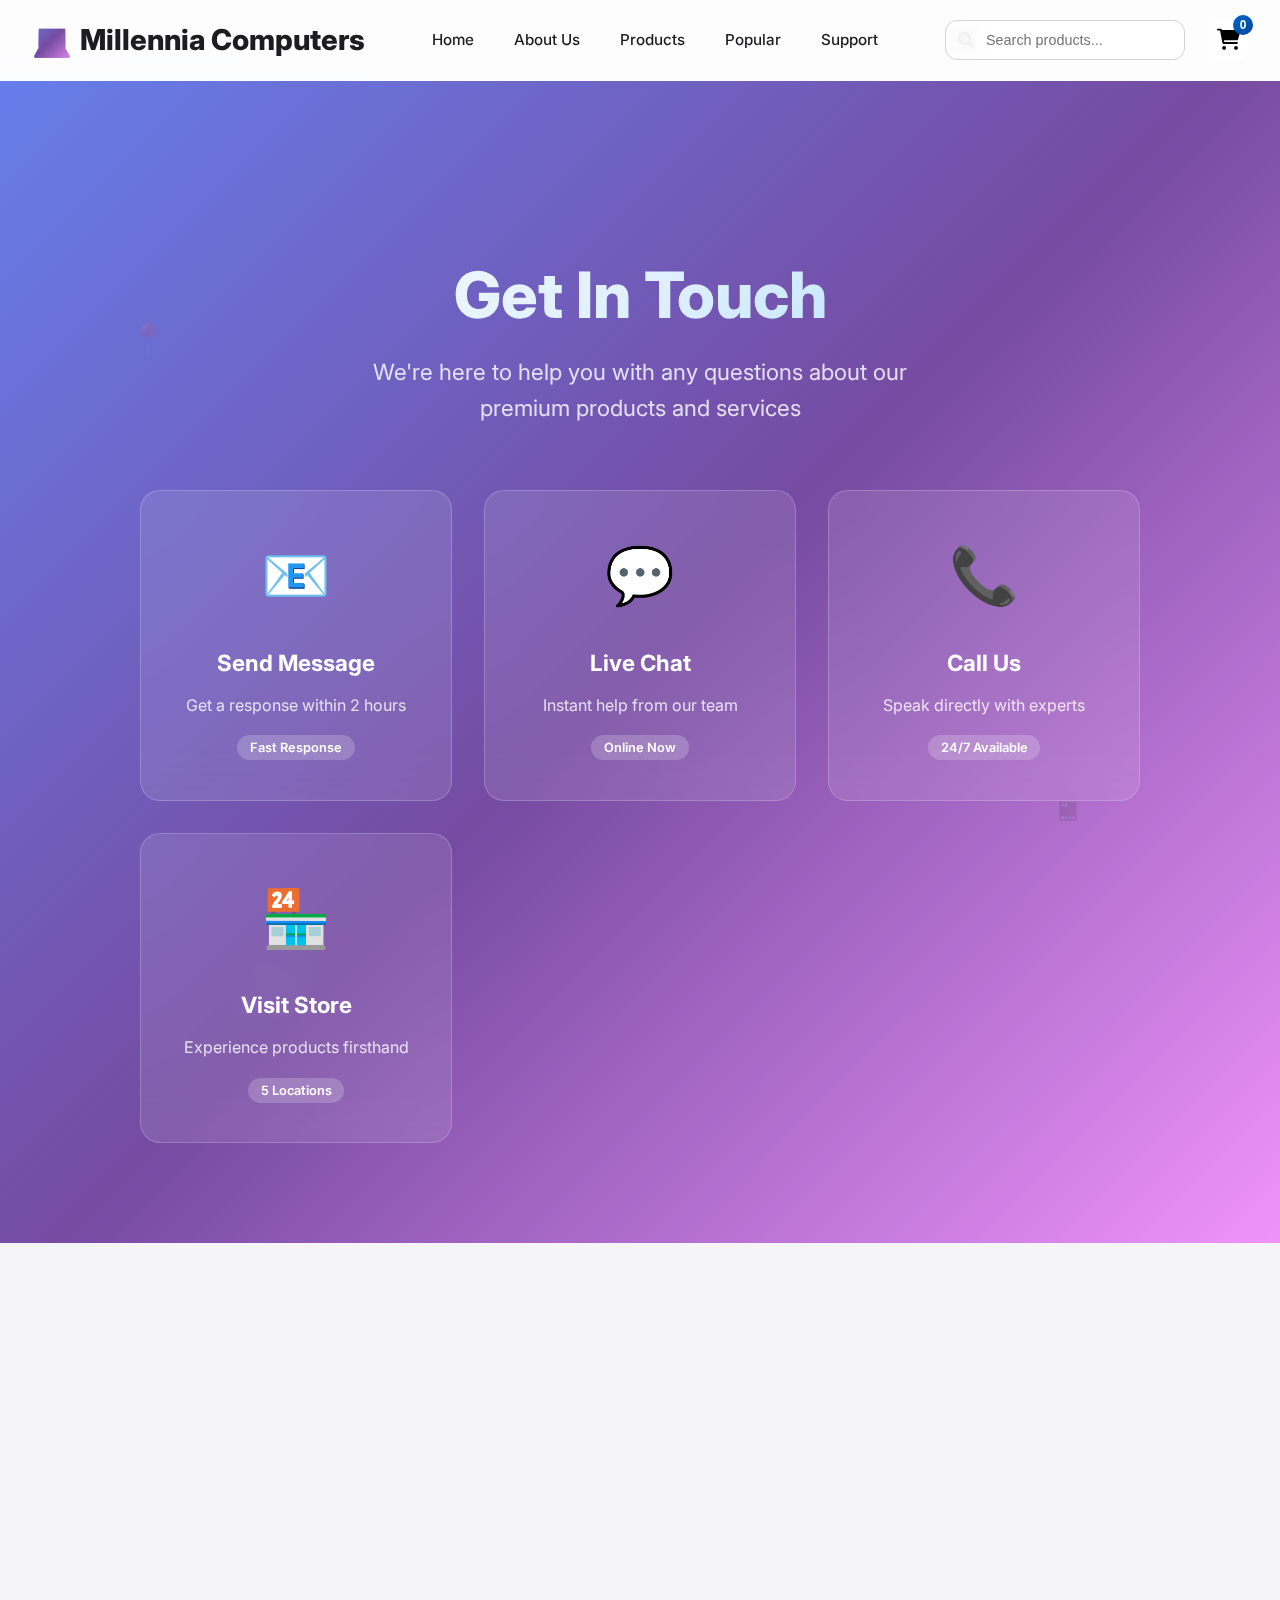
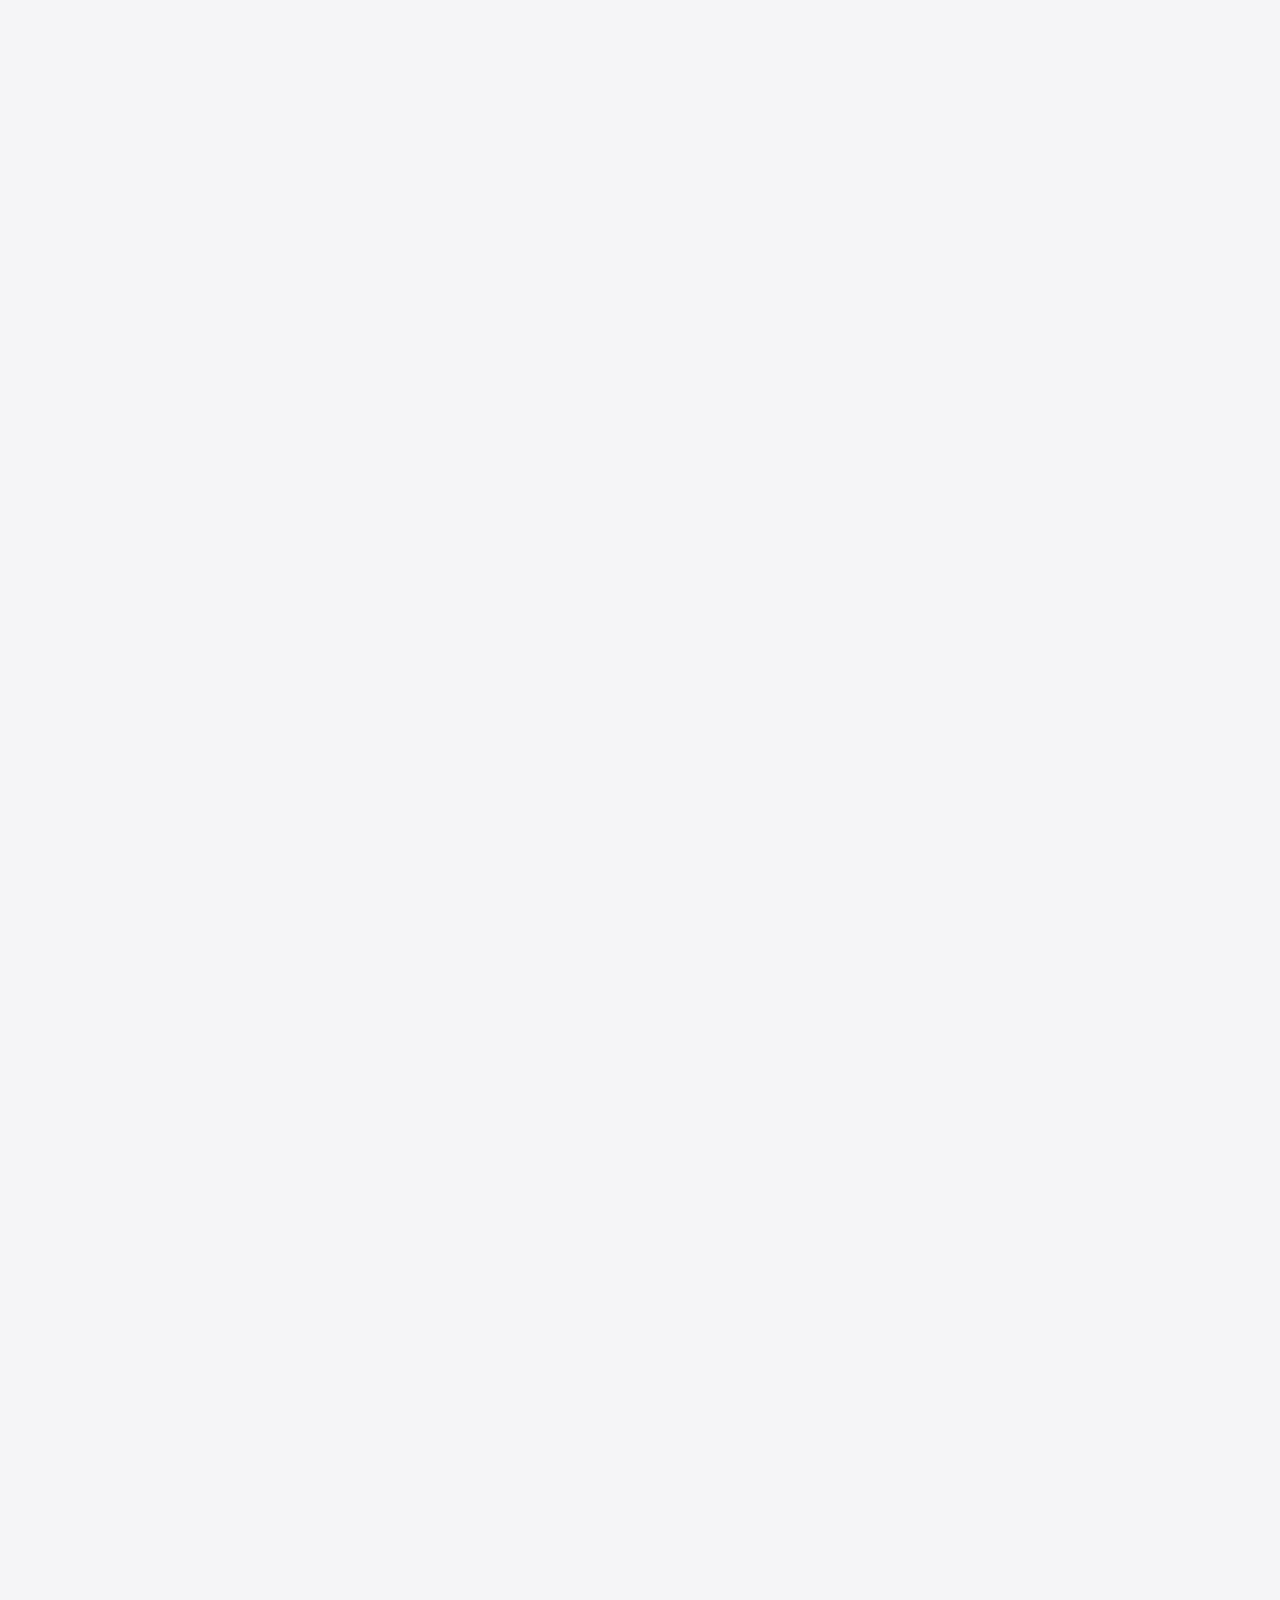
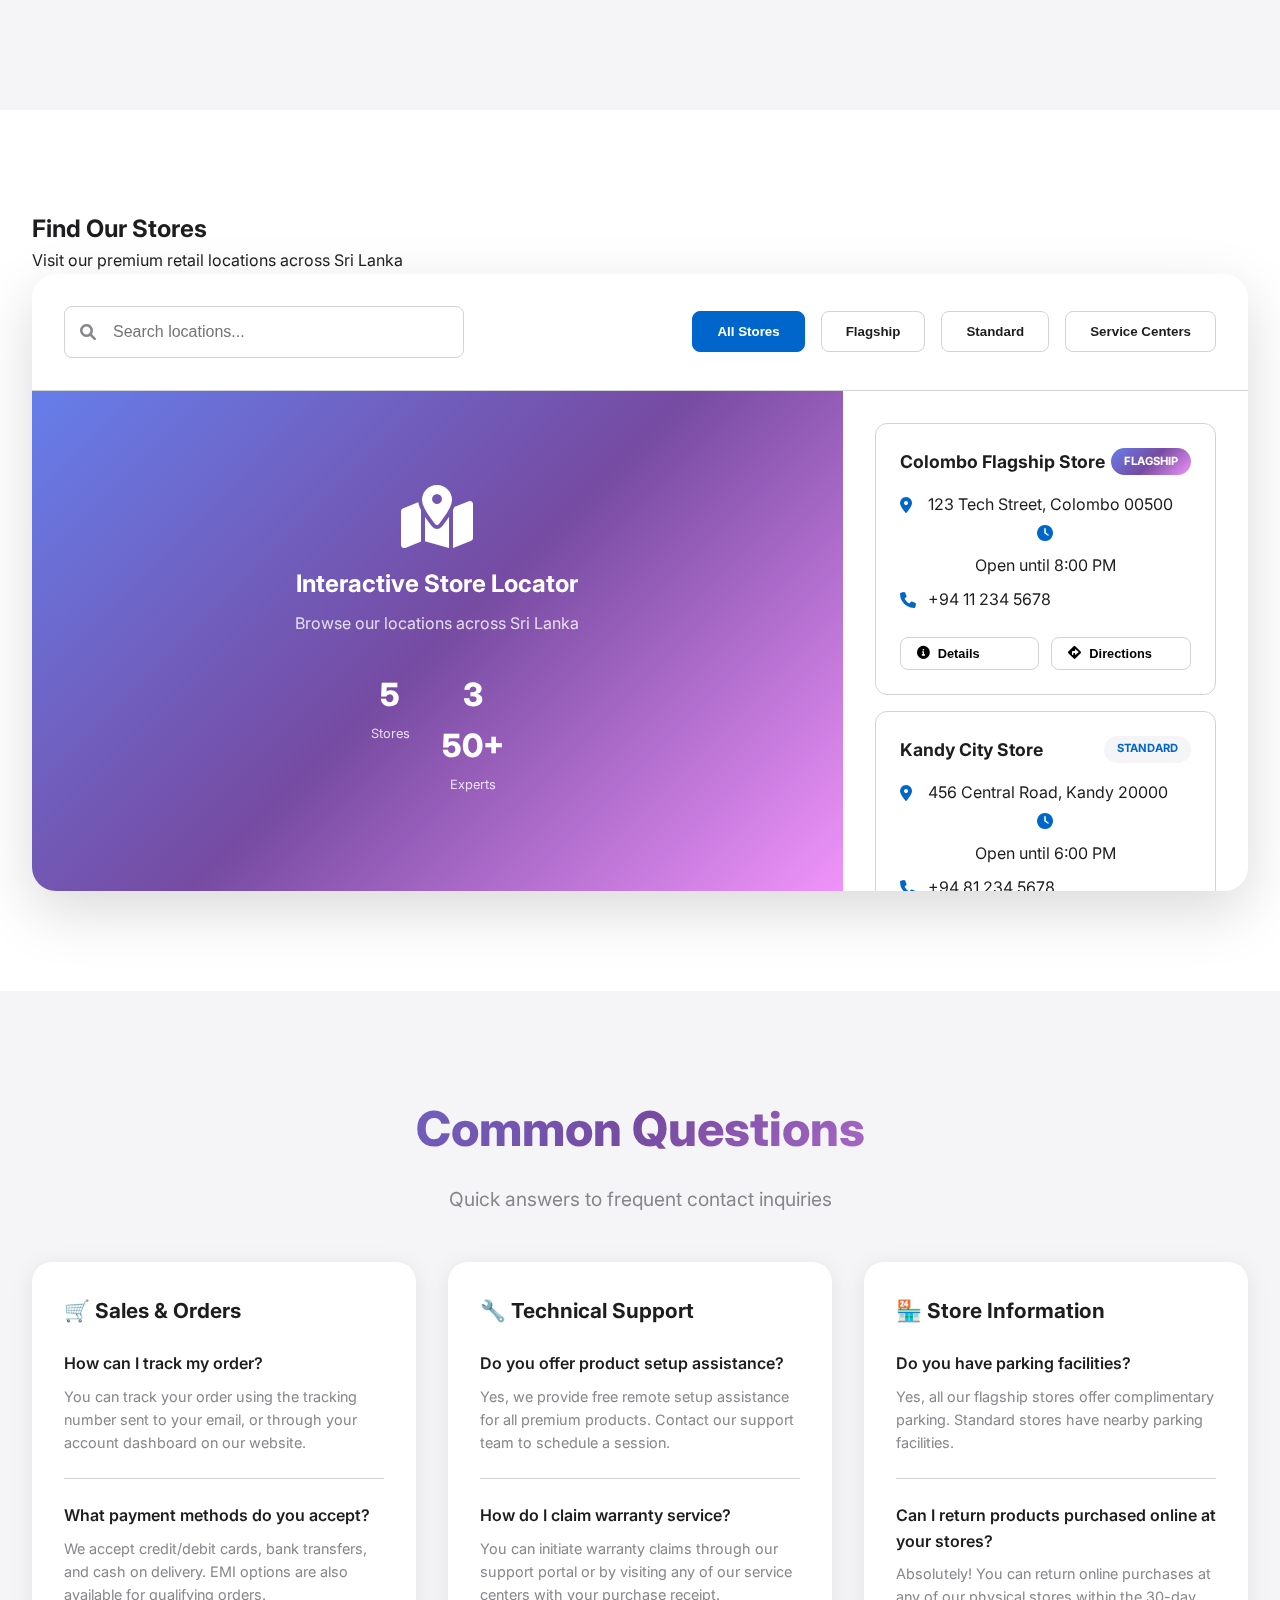
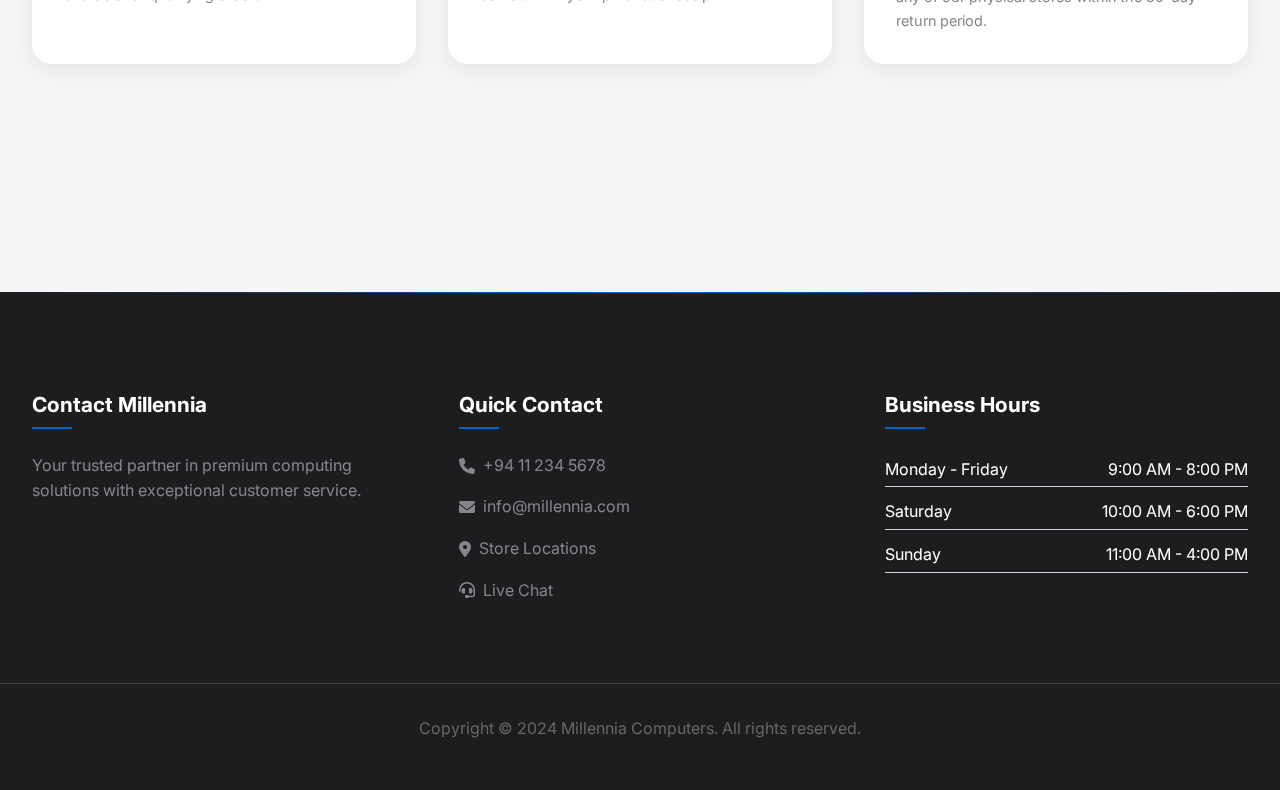
<file: contact.html>
<!DOCTYPE html>
<html lang="en">
<head>
    <meta charset="UTF-8">
    <meta name="viewport" content="width=device-width, initial-scale=1.0">
    <title>Contact Us - Millennia Computers</title>
    <link rel="stylesheet" href="styles.css">
    <link href="https://fonts.googleapis.com/css2?family=Inter:wght@300;400;500;600;700;800&display=swap" rel="stylesheet">
    <link rel="stylesheet" href="https://cdnjs.cloudflare.com/ajax/libs/font-awesome/6.0.0/css/all.min.css">
</head>
<body>
    <!-- Premium Glassmorphism Header -->
    <header class="header-premium">
        <div class="header-container-premium">
            <a href="home.html" class="logo-premium">
                <span class="logo-icon-premium">💻</span>
                Millennia Computers
            </a>
            
            <nav>
                <ul class="nav-premium">
                    <li><a href="home.html">Home</a></li>
                    <li><a href="about.html">About Us</a></li>
                    <li><a href="index.html">Products</a></li>
                    <li><a href="popular.html">Popular</a></li>
                    <li><a href="support.html">Support</a></li>
                </ul>
            </nav>
            
            <div class="header-actions-premium">
                <div class="search-premium">
                    <i class="fas fa-search search-icon-premium"></i>
                    <input type="text" placeholder="Search products..." id="search-input">
                </div>
                <button class="cart-premium">
                    <i class="fas fa-shopping-cart"></i>
                    <span class="cart-count-premium">0</span>
                </button>
            </div>
        </div>
    </header>

    <!-- Premium Contact Hero -->
    <section class="contact-hero-premium">
        <div class="container-premium">
            <div class="hero-content-premium">
                <h1 class="hero-title-premium">Get In Touch</h1>
                <p class="hero-subtitle-premium">We're here to help you with any questions about our premium products and services</p>
                
                <!-- Contact Quick Actions -->
                <div class="contact-quick-actions">
                    <div class="contact-action-card" onclick="scrollToForm()">
                        <div class="action-icon">📧</div>
                        <h3>Send Message</h3>
                        <p>Get a response within 2 hours</p>
                        <span class="action-badge">Fast Response</span>
                    </div>
                    
                    <div class="contact-action-card" onclick="startLiveChat()">
                        <div class="action-icon">💬</div>
                        <h3>Live Chat</h3>
                        <p>Instant help from our team</p>
                        <span class="action-badge">Online Now</span>
                    </div>
                    
                    <div class="contact-action-card" onclick="callSupport()">
                        <div class="action-icon">📞</div>
                        <h3>Call Us</h3>
                        <p>Speak directly with experts</p>
                        <span class="action-badge">24/7 Available</span>
                    </div>
                    
                    <div class="contact-action-card" onclick="visitStore()">
                        <div class="action-icon">🏪</div>
                        <h3>Visit Store</h3>
                        <p>Experience products firsthand</p>
                        <span class="action-badge">5 Locations</span>
                    </div>
                </div>
            </div>
        </div>
        
        <!-- Animated Background -->
        <div class="contact-hero-background">
            <div class="floating-contact-icon">📍</div>
            <div class="floating-contact-icon">📱</div>
            <div class="floating-contact-icon">✉️</div>
        </div>
    </section>

    <!-- Advanced Contact Form Section -->
    <section class="contact-form-section-premium">
        <div class="container-premium">
            <div class="contact-grid-premium">
                <!-- Contact Information -->
                <div class="contact-info-premium fade-in-left">
                    <h2>Contact Information</h2>
                    <p class="contact-description">Choose your preferred method to reach our premium support team. We're always here to help.</p>
                    
                    <div class="contact-methods-premium">
                        <div class="contact-method-detailed">
                            <div class="method-icon">📞</div>
                            <div class="method-details">
                                <h4>Phone Support</h4>
                                <p>Speak directly with our technology experts</p>
                                <div class="phone-numbers">
                                    <div class="phone-item">
                                        <span class="phone-label">Main Office</span>
                                        <span class="phone-number">+94 11 234 5678</span>
                                    </div>
                                    <div class="phone-item">
                                        <span class="phone-label">Sales</span>
                                        <span class="phone-number">+94 11 234 5679</span>
                                    </div>
                                    <div class="phone-item">
                                        <span class="phone-label">Support</span>
                                        <span class="phone-number">+94 11 234 5680</span>
                                    </div>
                                </div>
                                <button class="btn-call-now" onclick="callSupport()">
                                    <i class="fas fa-phone"></i>
                                    Call Now
                                </button>
                            </div>
                        </div>
                        
                        <div class="contact-method-detailed">
                            <div class="method-icon">📧</div>
                            <div class="method-details">
                                <h4>Email Support</h4>
                                <p>Send detailed inquiries to our specialized teams</p>
                                <div class="email-addresses">
                                    <div class="email-item">
                                        <span class="email-label">General</span>
                                        <span class="email-address">info@millennia.com</span>
                                    </div>
                                    <div class="email-item">
                                        <span class="email-label">Sales</span>
                                        <span class="email-address">sales@millennia.com</span>
                                    </div>
                                    <div class="email-item">
                                        <span class="email-label">Support</span>
                                        <span class="email-address">support@millennia.com</span>
                                    </div>
                                </div>
                                <button class="btn-email-now" onclick="emailSupport()">
                                    <i class="fas fa-envelope"></i>
                                    Send Email
                                </button>
                            </div>
                        </div>
                        
                        <div class="contact-method-detailed">
                            <div class="method-icon">🏪</div>
                            <div class="method-details">
                                <h4>Visit Our Stores</h4>
                                <p>Experience our products firsthand at our premium locations</p>
                                <div class="store-hours">
                                    <div class="hour-item">
                                        <span class="day">Monday - Friday</span>
                                        <span class="time">9:00 AM - 8:00 PM</span>
                                    </div>
                                    <div class="hour-item">
                                        <span class="day">Saturday</span>
                                        <span class="time">10:00 AM - 6:00 PM</span>
                                    </div>
                                    <div class="hour-item">
                                        <span class="day">Sunday</span>
                                        <span class="time">11:00 AM - 4:00 PM</span>
                                    </div>
                                </div>
                                <button class="btn-directions" onclick="showDirections()">
                                    <i class="fas fa-directions"></i>
                                    Get Directions
                                </button>
                            </div>
                        </div>
                    </div>
                    
                    <!-- Social Media -->
                    <div class="social-section-premium">
                        <h4>Follow Us</h4>
                        <p>Stay updated with latest products and offers</p>
                        <div class="social-links-extended">
                            <a href="#" class="social-link-extended">
                                <i class="fab fa-facebook"></i>
                                <span>Facebook</span>
                            </a>
                            <a href="#" class="social-link-extended">
                                <i class="fab fa-twitter"></i>
                                <span>Twitter</span>
                            </a>
                            <a href="#" class="social-link-extended">
                                <i class="fab fa-instagram"></i>
                                <span>Instagram</span>
                            </a>
                            <a href="#" class="social-link-extended">
                                <i class="fab fa-linkedin"></i>
                                <span>LinkedIn</span>
                            </a>
                            <a href="#" class="social-link-extended">
                                <i class="fab fa-youtube"></i>
                                <span>YouTube</span>
                            </a>
                        </div>
                    </div>
                </div>
                
                <!-- Advanced Contact Form -->
                <div class="contact-form-premium fade-in-right">
                    <div class="form-header-premium">
                        <h2>Send Us a Message</h2>
                        <p>Fill out the form below and we'll get back to you within 2 hours</p>
                        <div class="form-progress">
                            <div class="progress-step active">1</div>
                            <div class="progress-step">2</div>
                            <div class="progress-step">3</div>
                        </div>
                    </div>
                    
                    <form class="advanced-contact-form" id="contactForm">
                        <!-- Step 1: Personal Information -->
                        <div class="form-step active" id="step1">
                            <h3>Personal Information</h3>
                            <div class="form-grid">
                                <div class="form-group-premium">
                                    <label for="firstName">First Name *</label>
                                    <input type="text" id="firstName" name="firstName" required>
                                    <div class="form-helper">Your first name as per identification</div>
                                </div>
                                <div class="form-group-premium">
                                    <label for="lastName">Last Name *</label>
                                    <input type="text" id="lastName" name="lastName" required>
                                    <div class="form-helper">Your last name or surname</div>
                                </div>
                            </div>
                            
                            <div class="form-group-premium">
                                <label for="email">Email Address *</label>
                                <input type="email" id="email" name="email" required>
                                <div class="form-helper">We'll send confirmation to this address</div>
                            </div>
                            
                            <div class="form-grid">
                                <div class="form-group-premium">
                                    <label for="phone">Phone Number</label>
                                    <input type="tel" id="phone" name="phone">
                                    <div class="form-helper">Include country code if international</div>
                                </div>
                                <div class="form-group-premium">
                                    <label for="company">Company</label>
                                    <input type="text" id="company" name="company">
                                    <div class="form-helper">Optional for business inquiries</div>
                                </div>
                            </div>
                            
                            <div class="form-actions">
                                <button type="button" class="btn-next" onclick="nextStep()">
                                    Next Step
                                    <i class="fas fa-arrow-right"></i>
                                </button>
                            </div>
                        </div>
                        
                        <!-- Step 2: Inquiry Details -->
                        <div class="form-step" id="step2">
                            <h3>Inquiry Details</h3>
                            <div class="form-group-premium">
                                <label for="subject">Subject *</label>
                                <select id="subject" name="subject" required>
                                    <option value="">Select a category</option>
                                    <option value="sales">Sales Inquiry</option>
                                    <option value="support">Technical Support</option>
                                    <option value="warranty">Warranty Claim</option>
                                    <option value="partnership">Business Partnership</option>
                                    <option value="feedback">Product Feedback</option>
                                    <option value="other">Other</option>
                                </select>
                            </div>
                            
                            <div class="form-group-premium">
                                <label for="product">Related Product</label>
                                <select id="product" name="product">
                                    <option value="">Select a product (optional)</option>
                                    <option value="laptops">Gaming Laptops</option>
                                    <option value="smartphones">Smartphones</option>
                                    <option value="components">PC Components</option>
                                    <option value="all">All Products</option>
                                </select>
                            </div>
                            
                            <div class="form-group-premium">
                                <label for="priority">Priority Level</label>
                                <div class="priority-options">
                                    <label class="priority-option">
                                        <input type="radio" name="priority" value="low" checked>
                                        <span class="priority-badge low">Low</span>
                                        <span class="priority-desc">General inquiry</span>
                                    </label>
                                    <label class="priority-option">
                                        <input type="radio" name="priority" value="medium">
                                        <span class="priority-badge medium">Medium</span>
                                        <span class="priority-desc">Need help soon</span>
                                    </label>
                                    <label class="priority-option">
                                        <input type="radio" name="priority" value="high">
                                        <span class="priority-badge high">High</span>
                                        <span class="priority-desc">Urgent assistance</span>
                                    </label>
                                </div>
                            </div>
                            
                            <div class="form-actions">
                                <button type="button" class="btn-prev" onclick="prevStep()">
                                    <i class="fas fa-arrow-left"></i>
                                    Previous
                                </button>
                                <button type="button" class="btn-next" onclick="nextStep()">
                                    Next Step
                                    <i class="fas fa-arrow-right"></i>
                                </button>
                            </div>
                        </div>
                        
                        <!-- Step 3: Message & Submit -->
                        <div class="form-step" id="step3">
                            <h3>Your Message</h3>
                            <div class="form-group-premium">
                                <label for="message">Message *</label>
                                <textarea id="message" name="message" rows="6" placeholder="Please provide detailed information about your inquiry..." required></textarea>
                                <div class="form-helper">Be specific to help us assist you better</div>
                            </div>
                            
                            <div class="form-group-premium">
                                <label for="attachment">Attach Files</label>
                                <div class="file-upload-area" id="fileUploadArea">
                                    <i class="fas fa-cloud-upload-alt"></i>
                                    <p>Drag & drop files here or click to browse</p>
                                    <span class="file-types">Supported: JPG, PNG, PDF, DOC (Max: 10MB)</span>
                                    <input type="file" id="attachment" name="attachment" multiple hidden>
                                </div>
                                <div class="file-preview" id="filePreview"></div>
                            </div>
                            
                            <div class="form-group-premium">
                                <label class="checkbox-premium">
                                    <input type="checkbox" name="newsletter" checked>
                                    <span class="checkmark"></span>
                                    Subscribe to our newsletter for updates and offers
                                </label>
                                <label class="checkbox-premium">
                                    <input type="checkbox" name="terms" required>
                                    <span class="checkmark"></span>
                                    I agree to the <a href="#">terms and conditions</a> and <a href="#">privacy policy</a>
                                </label>
                            </div>
                            
                            <div class="form-actions">
                                <button type="button" class="btn-prev" onclick="prevStep()">
                                    <i class="fas fa-arrow-left"></i>
                                    Previous
                                </button>
                                <button type="submit" class="btn-submit-premium">
                                    <i class="fas fa-paper-plane"></i>
                                    Send Message
                                </button>
                            </div>
                        </div>
                    </form>
                    
                    <!-- Form Success Message -->
                    <div class="form-success-premium" id="formSuccess">
                        <div class="success-icon">🎉</div>
                        <h3>Message Sent Successfully!</h3>
                        <p>Thank you for contacting us. We'll get back to you within 2 hours.</p>
                        <div class="success-details">
                            <div class="detail-item">
                                <i class="fas fa-clock"></i>
                                <span>Response Time: <strong>Within 2 hours</strong></span>
                            </div>
                            <div class="detail-item">
                                <i class="fas fa-envelope"></i>
                                <span>Confirmation sent to your email</span>
                            </div>
                        </div>
                        <button class="btn-new-message" onclick="resetForm()">
                            <i class="fas fa-plus"></i>
                            Send Another Message
                        </button>
                    </div>
                </div>
            </div>
        </div>
    </section>

    <!-- Interactive Map Section -->
    <section class="map-section-premium">
        <div class="container-premium">
            <div class="section-header-premium">
                <h2 class="section-title-premium">Find Our Stores</h2>
                <p class="section-subtitle-premium">Visit our premium retail locations across Sri Lanka</p>
            </div>
            
            <div class="map-container-premium">
                <div class="map-controls-premium">
                    <div class="map-search">
                        <i class="fas fa-search"></i>
                        <input type="text" placeholder="Search locations..." id="mapSearch">
                    </div>
                    <div class="map-filters">
                        <button class="filter-btn active" data-filter="all">All Stores</button>
                        <button class="filter-btn" data-filter="flagship">Flagship</button>
                        <button class="filter-btn" data-filter="standard">Standard</button>
                        <button class="filter-btn" data-filter="service">Service Centers</button>
                    </div>
                </div>
                
                <div class="map-content-premium">
                    <!-- Interactive Map Placeholder -->
                    <div class="interactive-map" id="interactiveMap">
                        <div class="map-visual">
                            <div class="map-placeholder">
                                <i class="fas fa-map-marked-alt"></i>
                                <h3>Interactive Store Locator</h3>
                                <p>Browse our locations across Sri Lanka</p>
                                <div class="map-stats">
                                    <div class="map-stat">
                                        <span class="stat-number">5</span>
                                        <span class="stat-label">Stores</span>
                                    </div>
                                    <div class="map-stat">
                                        <span class="stat-number">3</span>
                                        <span class="stat-label>Cities</span>
                                    </div>
                                    <div class="map-stat">
                                        <span class="stat-number">50+</span>
                                        <span class="stat-label">Experts</span>
                                    </div>
                                </div>
                            </div>
                        </div>
                        
                        <div class="store-listings">
                            <div class="store-listing active" data-store="flagship">
                                <div class="store-header">
                                    <h4>Colombo Flagship Store</h4>
                                    <span class="store-badge flagship">Flagship</span>
                                </div>
                                <div class="store-details">
                                    <div class="store-address">
                                        <i class="fas fa-map-marker-alt"></i>
                                        <span>123 Tech Street, Colombo 00500</span>
                                    </div>
                                    <div class="store-hours">
                                        <i class="fas fa-clock"></i>
                                        <span>Open until 8:00 PM</span>
                                    </div>
                                    <div class="store-phone">
                                        <i class="fas fa-phone"></i>
                                        <span>+94 11 234 5678</span>
                                    </div>
                                </div>
                                <div class="store-actions">
                                    <button class="btn-store-action" onclick="viewStoreDetails('colombo')">
                                        <i class="fas fa-info-circle"></i>
                                        Details
                                    </button>
                                    <button class="btn-store-action" onclick="getDirections('colombo')">
                                        <i class="fas fa-directions"></i>
                                        Directions
                                    </button>
                                </div>
                            </div>
                            
                            <div class="store-listing" data-store="standard">
                                <div class="store-header">
                                    <h4>Kandy City Store</h4>
                                    <span class="store-badge standard">Standard</span>
                                </div>
                                <div class="store-details">
                                    <div class="store-address">
                                        <i class="fas fa-map-marker-alt"></i>
                                        <span>456 Central Road, Kandy 20000</span>
                                    </div>
                                    <div class="store-hours">
                                        <i class="fas fa-clock"></i>
                                        <span>Open until 6:00 PM</span>
                                    </div>
                                    <div class="store-phone">
                                        <i class="fas fa-phone"></i>
                                        <span>+94 81 234 5678</span>
                                    </div>
                                </div>
                                <div class="store-actions">
                                    <button class="btn-store-action" onclick="viewStoreDetails('kandy')">
                                        <i class="fas fa-info-circle"></i>
                                        Details
                                    </button>
                                    <button class="btn-store-action" onclick="getDirections('kandy')">
                                        <i class="fas fa-directions"></i>
                                        Directions
                                    </button>
                                </div>
                            </div>
                        </div>
                    </div>
                </div>
            </div>
        </div>
    </section>

    <!-- FAQ Section -->
    <section class="contact-faq-premium">
        <div class="container-premium">
            <div class="faq-header-premium">
                <h2>Common Questions</h2>
                <p>Quick answers to frequent contact inquiries</p>
            </div>
            
            <div class="contact-faq-grid">
                <div class="faq-category">
                    <h3>🛒 Sales & Orders</h3>
                    <div class="faq-items">
                        <div class="faq-item-contact">
                            <div class="faq-question">How can I track my order?</div>
                            <div class="faq-answer">You can track your order using the tracking number sent to your email, or through your account dashboard on our website.</div>
                        </div>
                        <div class="faq-item-contact">
                            <div class="faq-question">What payment methods do you accept?</div>
                            <div class="faq-answer">We accept credit/debit cards, bank transfers, and cash on delivery. EMI options are also available for qualifying orders.</div>
                        </div>
                    </div>
                </div>
                
                <div class="faq-category">
                    <h3>🔧 Technical Support</h3>
                    <div class="faq-items">
                        <div class="faq-item-contact">
                            <div class="faq-question">Do you offer product setup assistance?</div>
                            <div class="faq-answer">Yes, we provide free remote setup assistance for all premium products. Contact our support team to schedule a session.</div>
                        </div>
                        <div class="faq-item-contact">
                            <div class="faq-question">How do I claim warranty service?</div>
                            <div class="faq-answer">You can initiate warranty claims through our support portal or by visiting any of our service centers with your purchase receipt.</div>
                        </div>
                    </div>
                </div>
                
                <div class="faq-category">
                    <h3>🏪 Store Information</h3>
                    <div class="faq-items">
                        <div class="faq-item-contact">
                            <div class="faq-question">Do you have parking facilities?</div>
                            <div class="faq-answer">Yes, all our flagship stores offer complimentary parking. Standard stores have nearby parking facilities.</div>
                        </div>
                        <div class="faq-item-contact">
                            <div class="faq-question">Can I return products purchased online at your stores?</div>
                            <div class="faq-answer">Absolutely! You can return online purchases at any of our physical stores within the 30-day return period.</div>
                        </div>
                    </div>
                </div>
            </div>
        </div>
    </section>

    <!-- Premium Footer -->
    <footer class="footer-premium">
        <div class="footer-content-premium">
            <div class="footer-section-premium">
                <h3>Contact Millennia</h3>
                <p>Your trusted partner in premium computing solutions with exceptional customer service.</p>
            </div>
            
            <div class="footer-section-premium">
                <h3>Quick Contact</h3>
                <ul class="footer-links-premium">
                    <li><a href="tel:+94112345678"><i class="fas fa-phone"></i> +94 11 234 5678</a></li>
                    <li><a href="mailto:info@millennia.com"><i class="fas fa-envelope"></i> info@millennia.com</a></li>
                    <li><a href="#"><i class="fas fa-map-marker-alt"></i> Store Locations</a></li>
                    <li><a href="support.html"><i class="fas fa-headset"></i> Live Chat</a></li>
                </ul>
            </div>
            
            <div class="footer-section-premium">
                <h3>Business Hours</h3>
                <div class="business-hours">
                    <div class="hour-item">
                        <span>Monday - Friday</span>
                        <span>9:00 AM - 8:00 PM</span>
                    </div>
                    <div class="hour-item">
                        <span>Saturday</span>
                        <span>10:00 AM - 6:00 PM</span>
                    </div>
                    <div class="hour-item">
                        <span>Sunday</span>
                        <span>11:00 AM - 4:00 PM</span>
                    </div>
                </div>
            </div>
        </div>
        
        <div class="copyright-premium">
            Copyright © 2024 Millennia Computers. All rights reserved.
        </div>
    </footer>

    <!-- Store Details Modal -->
    <div id="store-modal" class="store-modal-premium">
        <div class="store-modal-content">
            <span class="store-modal-close">&times;</span>
            <div id="store-modal-body"></div>
        </div>
    </div>

    <!-- Load scripts -->
    <script src="all-products.js"></script>
    <script>
        // Advanced Contact Page Functionality
        document.addEventListener('DOMContentLoaded', function() {
            initializeContactPage();
            setupFormInteractions();
            setupMapInteractions();
            initScrollAnimations();
            
            // Header scroll effect
            window.addEventListener('scroll', function() {
                const header = document.querySelector('.header-premium');
                if (window.scrollY > 100) {
                    header.classList.add('scrolled');
                } else {
                    header.classList.remove('scrolled');
                }
            });
        });

        function initializeContactPage() {
            // Setup file upload
            setupFileUpload();
            
            // Setup store filters
            setupStoreFilters();
            
            // Initialize form steps
            setupFormSteps();
        }

        function setupFormSteps() {
            let currentStep = 1;
            const totalSteps = 3;

            window.nextStep = function() {
                if (currentStep < totalSteps) {
                    document.getElementById(`step${currentStep}`).classList.remove('active');
                    currentStep++;
                    document.getElementById(`step${currentStep}`).classList.add('active');
                    updateProgressBar();
                }
            };

            window.prevStep = function() {
                if (currentStep > 1) {
                    document.getElementById(`step${currentStep}`).classList.remove('active');
                    currentStep--;
                    document.getElementById(`step${currentStep}`).classList.add('active');
                    updateProgressBar();
                }
            };

            function updateProgressBar() {
                const steps = document.querySelectorAll('.progress-step');
                steps.forEach((step, index) => {
                    if (index < currentStep) {
                        step.classList.add('active');
                    } else {
                        step.classList.remove('active');
                    }
                });
            }
        }

        function setupFormInteractions() {
            const form = document.getElementById('contactForm');
            
            form.addEventListener('submit', function(e) {
                e.preventDefault();
                
                // Simulate form submission
                simulateFormSubmission();
            });

            // Real-time validation
            setupRealTimeValidation();
        }

        function simulateFormSubmission() {
            const form = document.getElementById('contactForm');
            const success = document.getElementById('formSuccess');
            
            // Show loading state
            const submitBtn = form.querySelector('.btn-submit-premium');
            const originalText = submitBtn.innerHTML;
            submitBtn.innerHTML = '<i class="fas fa-spinner fa-spin"></i> Sending...';
            submitBtn.disabled = true;
            
            // Simulate API call
            setTimeout(() => {
                form.style.display = 'none';
                success.style.display = 'block';
            }, 2000);
        }

        function resetForm() {
            const form = document.getElementById('contactForm');
            const success = document.getElementById('formSuccess');
            
            form.reset();
            form.style.display = 'block';
            success.style.display = 'none';
            
            // Reset to first step
            document.querySelectorAll('.form-step').forEach(step => step.classList.remove('active'));
            document.getElementById('step1').classList.add('active');
            
            // Reset progress bar
            document.querySelectorAll('.progress-step').forEach((step, index) => {
                if (index === 0) {
                    step.classList.add('active');
                } else {
                    step.classList.remove('active');
                }
            });
        }

        function setupRealTimeValidation() {
            const emailInput = document.getElementById('email');
            const phoneInput = document.getElementById('phone');
            
            emailInput.addEventListener('blur', function() {
                validateEmail(this);
            });
            
            phoneInput.addEventListener('blur', function() {
                validatePhone(this);
            });
        }

        function validateEmail(input) {
            const email = input.value;
            const emailRegex = /^[^\s@]+@[^\s@]+\.[^\s@]+$/;
            
            if (email && !emailRegex.test(email)) {
                showFieldError(input, 'Please enter a valid email address');
            } else {
                clearFieldError(input);
            }
        }

        function validatePhone(input) {
            const phone = input.value;
            const phoneRegex = /^[\+]?[1-9][\d]{0,15}$/;
            
            if (phone && !phoneRegex.test(phone.replace(/[\s\-\(\)]/g, ''))) {
                showFieldError(input, 'Please enter a valid phone number');
            } else {
                clearFieldError(input);
            }
        }

        function showFieldError(input, message) {
            clearFieldError(input);
            input.classList.add('error');
            
            const errorElement = document.createElement('div');
            errorElement.className = 'field-error';
            errorElement.textContent = message;
            input.parentNode.appendChild(errorElement);
        }

        function clearFieldError(input) {
            input.classList.remove('error');
            const existingError = input.parentNode.querySelector('.field-error');
            if (existingError) {
                existingError.remove();
            }
        }

        function setupFileUpload() {
            const uploadArea = document.getElementById('fileUploadArea');
            const fileInput = document.getElementById('attachment');
            const filePreview = document.getElementById('filePreview');
            
            uploadArea.addEventListener('click', () => fileInput.click());
            
            uploadArea.addEventListener('dragover', (e) => {
                e.preventDefault();
                uploadArea.classList.add('dragover');
            });
            
            uploadArea.addEventListener('dragleave', () => {
                uploadArea.classList.remove('dragover');
            });
            
            uploadArea.addEventListener('drop', (e) => {
                e.preventDefault();
                uploadArea.classList.remove('dragover');
                fileInput.files = e.dataTransfer.files;
                updateFilePreview();
            });
            
            fileInput.addEventListener('change', updateFilePreview);
            
            function updateFilePreview() {
                filePreview.innerHTML = '';
                const files = fileInput.files;
                
                if (files.length > 0) {
                    Array.from(files).forEach(file => {
                        const fileElement = document.createElement('div');
                        fileElement.className = 'file-item';
                        fileElement.innerHTML = `
                            <i class="fas fa-file"></i>
                            <span class="file-name">${file.name}</span>
                            <span class="file-size">(${formatFileSize(file.size)})</span>
                            <button class="file-remove" onclick="removeFile(this)">
                                <i class="fas fa-times"></i>
                            </button>
                        `;
                        filePreview.appendChild(fileElement);
                    });
                }
            }
        }

        function formatFileSize(bytes) {
            if (bytes === 0) return '0 Bytes';
            const k = 1024;
            const sizes = ['Bytes', 'KB', 'MB', 'GB'];
            const i = Math.floor(Math.log(bytes) / Math.log(k));
            return parseFloat((bytes / Math.pow(k, i)).toFixed(2)) + ' ' + sizes[i];
        }

        function removeFile(button) {
            const fileItem = button.parentNode;
            fileItem.remove();
            
            // Note: In a real implementation, you would need to update the FileList
        }

        function setupMapInteractions() {
            // Store filter functionality
            document.querySelectorAll('.filter-btn').forEach(btn => {
                btn.addEventListener('click', function() {
                    document.querySelectorAll('.filter-btn').forEach(b => b.classList.remove('active'));
                    this.classList.add('active');
                    
                    const filter = this.getAttribute('data-filter');
                    filterStores(filter);
                });
            });

            // Store search functionality
            document.getElementById('mapSearch').addEventListener('input', function(e) {
                searchStores(e.target.value);
            });
        }

        function filterStores(filter) {
            const stores = document.querySelectorAll('.store-listing');
            
            stores.forEach(store => {
                if (filter === 'all' || store.getAttribute('data-store') === filter) {
                    store.style.display = 'block';
                } else {
                    store.style.display = 'none';
                }
            });
        }

        function searchStores(query) {
            const stores = document.querySelectorAll('.store-listing');
            const lowerQuery = query.toLowerCase();
            
            stores.forEach(store => {
                const storeName = store.querySelector('h4').textContent.toLowerCase();
                const storeAddress = store.querySelector('.store-address span').textContent.toLowerCase();
                
                if (storeName.includes(lowerQuery) || storeAddress.includes(lowerQuery)) {
                    store.style.display = 'block';
                } else {
                    store.style.display = 'none';
                }
            });
        }

        // Action functions
        function scrollToForm() {
            document.querySelector('.contact-form-premium').scrollIntoView({ behavior: 'smooth' });
        }

        function startLiveChat() {
            showPremiumNotification('Connecting you to live chat support...');
        }

        function callSupport() {
            showPremiumNotification('Calling our support team...');
        }

        function visitStore() {
            showPremiumNotification('Showing store locations...');
            document.querySelector('.map-section-premium').scrollIntoView({ behavior: 'smooth' });
        }

        function emailSupport() {
            showPremiumNotification('Opening email composer...');
        }

        function showDirections() {
            showPremiumNotification('Opening directions in maps...');
        }

        function viewStoreDetails(storeId) {
            const modal = document.getElementById('store-modal');
            const body = document.getElementById('store-modal-body');
            
            // This would load actual store details based on storeId
            body.innerHTML = `
                <div class="store-detail-content">
                    <h2>Colombo Flagship Store</h2>
                    <div class="store-detail-badge flagship">Flagship Store</div>
                    
                    <div class="store-detail-info">
                        <div class="detail-section">
                            <h4>📍 Address</h4>
                            <p>123 Tech Street, Colombo 00500, Sri Lanka</p>
                        </div>
                        
                        <div class="detail-section">
                            <h4>🕒 Opening Hours</h4>
                            <div class="hours-detail">
                                <div class="hour-row">
                                    <span>Monday - Friday</span>
                                    <span>9:00 AM - 8:00 PM</span>
                                </div>
                                <div class="hour-row">
                                    <span>Saturday</span>
                                    <span>10:00 AM - 6:00 PM</span>
                                </div>
                                <div class="hour-row">
                                    <span>Sunday</span>
                                    <span>11:00 AM - 4:00 PM</span>
                                </div>
                            </div>
                        </div>
                        
                        <div class="detail-section">
                            <h4>📞 Contact</h4>
                            <div class="contact-details">
                                <div class="contact-item">
                                    <i class="fas fa-phone"></i>
                                    <span>+94 11 234 5678</span>
                                </div>
                                <div class="contact-item">
                                    <i class="fas fa-envelope"></i>
                                    <span>colombo@millennia.com</span>
                                </div>
                            </div>
                        </div>
                        
                        <div class="detail-section">
                            <h4>⭐ Features</h4>
                            <div class="store-features">
                                <span class="store-feature">Free Parking</span>
                                <span class="store-feature">Demo Units</span>
                                <span class="store-feature">Repair Center</span>
                                <span class="store-feature">Expert Staff</span>
                            </div>
                        </div>
                    </div>
                    
                    <div class="store-actions-detailed">
                        <button class="btn-get-directions" onclick="getDirections('colombo')">
                            <i class="fas fa-directions"></i>
                            Get Directions
                        </button>
                        <button class="btn-call-store" onclick="callStore('colombo')">
                            <i class="fas fa-phone"></i>
                            Call Store
                        </button>
                    </div>
                </div>
            `;
            
            modal.style.display = 'block';
        }

        function getDirections(storeId) {
            showPremiumNotification('Opening directions to store...');
        }

        function callStore(storeId) {
            showPremiumNotification('Calling store...');
        }

        function closeStoreModal() {
            document.getElementById('store-modal').style.display = 'none';
        }

        function initScrollAnimations() {
            const observer = new IntersectionObserver((entries) => {
                entries.forEach(entry => {
                    if (entry.isIntersecting) {
                        entry.target.classList.add('visible');
                    }
                });
            }, { threshold: 0.1 });

            document.querySelectorAll('.fade-in-up, .fade-in-left, .fade-in-right').forEach(el => {
                observer.observe(el);
            });
        }

        function showPremiumNotification(message) {
            const notification = document.createElement('div');
            notification.className = 'premium-notification';
            notification.innerHTML = `
                <div class="notification-content">
                    <i class="fas fa-check-circle"></i>
                    <span>${message}</span>
                </div>
            `;
            document.body.appendChild(notification);
            
            setTimeout(() => {
                notification.classList.add('show');
            }, 100);
            
            setTimeout(() => {
                notification.classList.remove('show');
                setTimeout(() => {
                    notification.remove();
                }, 300);
            }, 3000);
        }

        // Cart functionality
        function addToCart(productId) {
            const cartCount = document.querySelector('.cart-count-premium');
            let count = parseInt(cartCount.textContent) || 0;
            count++;
            cartCount.textContent = count;
            showPremiumNotification('Product added to cart!');
        }

        // Event listeners for modals
        document.addEventListener('DOMContentLoaded', function() {
            // Close store modal
            document.querySelector('.store-modal-close').addEventListener('click', closeStoreModal);
            document.getElementById('store-modal').addEventListener('click', function(e) {
                if (e.target === this) closeStoreModal();
            });
            
            // Keyboard navigation
            document.addEventListener('keydown', function(e) {
                if (e.key === 'Escape') closeStoreModal();
            });
        });
    </script>

    <style>
        /* Advanced Contact Page Styles */
        .contact-hero-premium {
            background: var(--gradient-premium);
            color: white;
            padding: 180px 0 100px;
            position: relative;
            overflow: hidden;
            margin-top: 80px;
        }

        .contact-hero-premium .hero-title-premium {
            font-size: 4rem;
            margin-bottom: 1.5rem;
            text-align: center;
        }

        .contact-hero-premium .hero-subtitle-premium {
            font-size: 1.4rem;
            text-align: center;
            max-width: 600px;
            margin: 0 auto 4rem;
            opacity: 0.9;
        }

        .contact-quick-actions {
            display: grid;
            grid-template-columns: repeat(auto-fit, minmax(250px, 1fr));
            gap: 2rem;
            max-width: 1000px;
            margin: 0 auto;
        }

        .contact-action-card {
            background: rgba(255, 255, 255, 0.1);
            backdrop-filter: blur(20px);
            border: 1px solid rgba(255, 255, 255, 0.2);
            border-radius: 20px;
            padding: 2.5rem 2rem;
            text-align: center;
            cursor: pointer;
            transition: all 0.4s cubic-bezier(0.25, 0.46, 0.45, 0.94);
            position: relative;
            overflow: hidden;
        }

        .contact-action-card::before {
            content: '';
            position: absolute;
            top: 0;
            left: -100%;
            width: 100%;
            height: 100%;
            background: linear-gradient(90deg, transparent, rgba(255,255,255,0.1), transparent);
            transition: left 0.6s;
        }

        .contact-action-card:hover::before {
            left: 100%;
        }

        .contact-action-card:hover {
            transform: translateY(-10px) scale(1.05);
            background: rgba(255, 255, 255, 0.15);
            box-shadow: 0 20px 40px rgba(0,0,0,0.2);
        }

        .action-icon {
            font-size: 3.5rem;
            margin-bottom: 1.5rem;
            display: block;
        }

        .contact-action-card h3 {
            font-size: 1.4rem;
            font-weight: 700;
            margin-bottom: 0.75rem;
        }

        .contact-action-card p {
            opacity: 0.8;
            margin-bottom: 1rem;
        }

        .action-badge {
            background: rgba(255, 255, 255, 0.2);
            padding: 0.3rem 0.8rem;
            border-radius: 15px;
            font-size: 0.8rem;
            font-weight: 600;
        }

        .contact-hero-background {
            position: absolute;
            top: 0;
            left: 0;
            width: 100%;
            height: 100%;
            pointer-events: none;
        }

        .floating-contact-icon {
            position: absolute;
            font-size: 2rem;
            opacity: 0.1;
            animation: floatContact 8s ease-in-out infinite;
        }

        .floating-contact-icon:nth-child(1) {
            top: 20%;
            left: 10%;
            animation-delay: 0s;
        }

        .floating-contact-icon:nth-child(2) {
            top: 60%;
            right: 15%;
            animation-delay: 2s;
        }

        .floating-contact-icon:nth-child(3) {
            bottom: 20%;
            left: 20%;
            animation-delay: 4s;
        }

        /* Contact Form Section */
        .contact-form-section-premium {
            padding: 150px 0;
            background: var(--primary-light);
        }

        .contact-grid-premium {
            display: grid;
            grid-template-columns: 1fr 1.2fr;
            gap: 4rem;
        }

        .contact-info-premium h2 {
            font-size: 3rem;
            font-weight: 800;
            margin-bottom: 1.5rem;
            background: var(--gradient-premium);
            -webkit-background-clip: text;
            -webkit-text-fill-color: transparent;
        }

        .contact-description {
            font-size: 1.2rem;
            line-height: 1.7;
            color: var(--text-light);
            margin-bottom: 3rem;
        }

        .contact-methods-premium {
            display: flex;
            flex-direction: column;
            gap: 2rem;
            margin-bottom: 3rem;
        }

        .contact-method-detailed {
            background: white;
            border-radius: 20px;
            padding: 2rem;
            box-shadow: var(--shadow-soft);
            transition: all 0.3s ease;
            border: 1px solid var(--border-light);
        }

        .contact-method-detailed:hover {
            transform: translateY(-5px);
            box-shadow: var(--shadow-premium);
        }

        .contact-method-detailed {
            display: flex;
            gap: 1.5rem;
            align-items: flex-start;
        }

        .method-icon {
            font-size: 2.5rem;
            flex-shrink: 0;
        }

        .method-details h4 {
            font-size: 1.3rem;
            font-weight: 700;
            margin-bottom: 0.5rem;
            color: var(--text-dark);
        }

        .method-details p {
            color: var(--text-light);
            margin-bottom: 1.5rem;
            line-height: 1.6;
        }

        .phone-numbers,
        .email-addresses,
        .store-hours {
            display: flex;
            flex-direction: column;
            gap: 0.75rem;
            margin-bottom: 1.5rem;
        }

        .phone-item,
        .email-item,
        .hour-item {
            display: flex;
            justify-content: space-between;
            align-items: center;
            padding: 0.5rem 0;
            border-bottom: 1px solid var(--border-light);
        }

        .phone-label,
        .email-label,
        .day {
            color: var(--text-dark);
            font-weight: 600;
        }

        .phone-number,
        .email-address,
        .time {
            color: var(--primary-blue);
            font-weight: 600;
        }

        .btn-call-now,
        .btn-email-now,
        .btn-directions {
            background: var(--primary-blue);
            color: white;
            border: none;
            padding: 0.75rem 1.5rem;
            border-radius: 8px;
            font-weight: 600;
            cursor: pointer;
            transition: all 0.3s ease;
            display: flex;
            align-items: center;
            gap: 0.5rem;
        }

        .btn-call-now:hover,
        .btn-email-now:hover,
        .btn-directions:hover {
            background: var(--accent-hover);
            transform: translateY(-2px);
        }

        .social-section-premium {
            background: white;
            border-radius: 20px;
            padding: 2rem;
            box-shadow: var(--shadow-soft);
        }

        .social-section-premium h4 {
            font-size: 1.3rem;
            font-weight: 700;
            margin-bottom: 0.5rem;
            color: var(--text-dark);
        }

        .social-section-premium p {
            color: var(--text-light);
            margin-bottom: 1.5rem;
        }

        .social-links-extended {
            display: grid;
            grid-template-columns: repeat(auto-fit, minmax(120px, 1fr));
            gap: 1rem;
        }

        .social-link-extended {
            display: flex;
            flex-direction: column;
            align-items: center;
            gap: 0.5rem;
            padding: 1rem;
            background: var(--primary-light);
            border-radius: 12px;
            text-decoration: none;
            color: var(--text-dark);
            transition: all 0.3s ease;
            text-align: center;
        }

        .social-link-extended:hover {
            background: var(--primary-blue);
            color: white;
            transform: translateY(-2px);
        }

        .social-link-extended i {
            font-size: 1.5rem;
        }

        .social-link-extended span {
            font-size: 0.8rem;
            font-weight: 600;
        }

        /* Advanced Contact Form */
        .contact-form-premium {
            background: white;
            border-radius: 24px;
            padding: 3rem;
            box-shadow: var(--shadow-premium);
            position: relative;
        }

        .form-header-premium {
            text-align: center;
            margin-bottom: 2rem;
        }

        .form-header-premium h2 {
            font-size: 2.5rem;
            font-weight: 800;
            margin-bottom: 0.5rem;
            color: var(--text-dark);
        }

        .form-header-premium p {
            color: var(--text-light);
            margin-bottom: 2rem;
        }

        .form-progress {
            display: flex;
            justify-content: center;
            gap: 1rem;
            margin-bottom: 2rem;
        }

        .progress-step {
            width: 40px;
            height: 40px;
            border-radius: 50%;
            background: var(--primary-light);
            color: var(--text-light);
            display: flex;
            align-items: center;
            justify-content: center;
            font-weight: 700;
            transition: all 0.3s ease;
            position: relative;
        }

        .progress-step.active {
            background: var(--primary-blue);
            color: white;
        }

        .progress-step::after {
            content: '';
            position: absolute;
            top: 50%;
            left: 100%;
            width: 1rem;
            height: 2px;
            background: var(--border-light);
        }

        .progress-step:last-child::after {
            display: none;
        }

        .form-step {
            display: none;
        }

        .form-step.active {
            display: block;
            animation: fadeInUp 0.5s ease;
        }

        .form-step h3 {
            font-size: 1.5rem;
            font-weight: 700;
            margin-bottom: 2rem;
            color: var(--text-dark);
        }

        .form-grid {
            display: grid;
            grid-template-columns: 1fr 1fr;
            gap: 1.5rem;
        }

        .form-group-premium {
            margin-bottom: 1.5rem;
        }

        .form-group-premium label {
            display: block;
            margin-bottom: 0.5rem;
            font-weight: 600;
            color: var(--text-dark);
        }

        .form-group-premium input,
        .form-group-premium select,
        .form-group-premium textarea {
            width: 100%;
            padding: 1rem 1.5rem;
            border: 2px solid var(--border-light);
            border-radius: 12px;
            font-size: 1rem;
            transition: all 0.3s ease;
        }

        .form-group-premium input:focus,
        .form-group-premium select:focus,
        .form-group-premium textarea:focus {
            outline: none;
            border-color: var(--primary-blue);
            box-shadow: 0 0 0 3px rgba(0, 102, 204, 0.1);
        }

        .form-group-premium input.error,
        .form-group-premium select.error,
        .form-group-premium textarea.error {
            border-color: #e74c3c;
        }

        .field-error {
            color: #e74c3c;
            font-size: 0.8rem;
            margin-top: 0.5rem;
        }

        .form-helper {
            font-size: 0.8rem;
            color: var(--text-light);
            margin-top: 0.5rem;
        }

        .priority-options {
            display: flex;
            gap: 1rem;
        }

        .priority-option {
            flex: 1;
            text-align: center;
            cursor: pointer;
        }

        .priority-option input {
            display: none;
        }

        .priority-badge {
            display: block;
            padding: 0.75rem;
            border: 2px solid var(--border-light);
            border-radius: 8px;
            font-weight: 600;
            transition: all 0.3s ease;
        }

        .priority-badge.low {
            color: #27ae60;
        }

        .priority-badge.medium {
            color: #f39c12;
        }

        .priority-badge.high {
            color: #e74c3c;
        }

        .priority-option input:checked + .priority-badge {
            border-color: var(--primary-blue);
            background: var(--primary-light);
        }

        .priority-desc {
            display: block;
            font-size: 0.8rem;
            color: var(--text-light);
            margin-top: 0.5rem;
        }

        .file-upload-area {
            border: 2px dashed var(--border-light);
            border-radius: 12px;
            padding: 2rem;
            text-align: center;
            cursor: pointer;
            transition: all 0.3s ease;
        }

        .file-upload-area:hover,
        .file-upload-area.dragover {
            border-color: var(--primary-blue);
            background: var(--primary-light);
        }

        .file-upload-area i {
            font-size: 2rem;
            color: var(--text-light);
            margin-bottom: 1rem;
            display: block;
        }

        .file-types {
            font-size: 0.8rem;
            color: var(--text-light);
        }

        .file-preview {
            margin-top: 1rem;
        }

        .file-item {
            display: flex;
            align-items: center;
            gap: 1rem;
            padding: 0.75rem;
            background: var(--primary-light);
            border-radius: 8px;
            margin-bottom: 0.5rem;
        }

        .file-item i {
            color: var(--primary-blue);
        }

        .file-name {
            flex: 1;
            font-weight: 600;
        }

        .file-size {
            color: var(--text-light);
            font-size: 0.8rem;
        }

        .file-remove {
            background: none;
            border: none;
            color: var(--text-light);
            cursor: pointer;
            padding: 0.25rem;
        }

        .file-remove:hover {
            color: #e74c3c;
        }

        .checkbox-premium {
            display: flex;
            align-items: flex-start;
            gap: 1rem;
            margin-bottom: 1rem;
            cursor: pointer;
        }

        .checkbox-premium input {
            display: none;
        }

        .checkmark {
            width: 20px;
            height: 20px;
            border: 2px solid var(--border-light);
            border-radius: 4px;
            position: relative;
            flex-shrink: 0;
            transition: all 0.3s ease;
        }

        .checkbox-premium input:checked + .checkmark {
            background: var(--primary-blue);
            border-color: var(--primary-blue);
        }

        .checkbox-premium input:checked + .checkmark::after {
            content: '✓';
            position: absolute;
            top: 50%;
            left: 50%;
            transform: translate(-50%, -50%);
            color: white;
            font-size: 12px;
            font-weight: bold;
        }

        .form-actions {
            display: flex;
            justify-content: space-between;
            margin-top: 2rem;
        }

        .btn-prev,
        .btn-next,
        .btn-submit-premium {
            padding: 1rem 2rem;
            border: none;
            border-radius: 12px;
            font-weight: 600;
            cursor: pointer;
            transition: all 0.3s ease;
            display: flex;
            align-items: center;
            gap: 0.5rem;
        }

        .btn-prev {
            background: var(--primary-light);
            color: var(--text-dark);
        }

        .btn-next,
        .btn-submit-premium {
            background: var(--primary-blue);
            color: white;
        }

        .btn-prev:hover {
            background: var(--border-light);
        }

        .btn-next:hover,
        .btn-submit-premium:hover {
            background: var(--accent-hover);
            transform: translateY(-2px);
        }

        .form-success-premium {
            display: none;
            text-align: center;
            padding: 3rem 2rem;
        }

        .success-icon {
            font-size: 4rem;
            margin-bottom: 2rem;
        }

        .form-success-premium h3 {
            font-size: 2rem;
            font-weight: 800;
            margin-bottom: 1rem;
            color: var(--text-dark);
        }

        .form-success-premium p {
            color: var(--text-light);
            margin-bottom: 2rem;
            font-size: 1.1rem;
        }

        .success-details {
            display: flex;
            flex-direction: column;
            gap: 1rem;
            margin-bottom: 2rem;
        }

        .detail-item {
            display: flex;
            align-items: center;
            gap: 1rem;
            justify-content: center;
            color: var(--text-dark);
        }

        .detail-item i {
            color: var(--primary-blue);
        }

        .btn-new-message {
            background: var(--primary-blue);
            color: white;
            border: none;
            padding: 1rem 2rem;
            border-radius: 12px;
            font-weight: 600;
            cursor: pointer;
            transition: all 0.3s ease;
            display: flex;
            align-items: center;
            gap: 0.5rem;
            margin: 0 auto;
        }

        .btn-new-message:hover {
            background: var(--accent-hover);
            transform: translateY(-2px);
        }

        /* Map Section */
        .map-section-premium {
            padding: 100px 0;
            background: white;
        }

        .map-container-premium {
            background: var(--primary-light);
            border-radius: 24px;
            overflow: hidden;
            box-shadow: var(--shadow-premium);
        }

        .map-controls-premium {
            display: flex;
            justify-content: space-between;
            align-items: center;
            padding: 2rem;
            background: white;
            border-bottom: 1px solid var(--border-light);
        }

        .map-search {
            position: relative;
            flex: 1;
            max-width: 400px;
        }

        .map-search i {
            position: absolute;
            left: 1rem;
            top: 50%;
            transform: translateY(-50%);
            color: var(--text-light);
        }

        .map-search input {
            width: 100%;
            padding: 1rem 1rem 1rem 3rem;
            border: 1px solid var(--border-light);
            border-radius: 8px;
            font-size: 1rem;
        }

        .map-search input:focus {
            outline: none;
            border-color: var(--primary-blue);
        }

        .map-filters {
            display: flex;
            gap: 1rem;
        }

        .filter-btn {
            background: white;
            border: 1px solid var(--border-light);
            padding: 0.75rem 1.5rem;
            border-radius: 8px;
            cursor: pointer;
            transition: all 0.3s ease;
            font-weight: 600;
            color: var(--text-dark);
        }

        .filter-btn.active {
            background: var(--primary-blue);
            color: white;
            border-color: var(--primary-blue);
        }

        .filter-btn:hover:not(.active) {
            border-color: var(--primary-blue);
        }

        .map-content-premium {
            display: grid;
            grid-template-columns: 2fr 1fr;
            height: 500px;
        }

        .interactive-map {
            display: contents;
        }

        .map-visual {
            background: var(--gradient-premium);
            display: flex;
            align-items: center;
            justify-content: center;
        }

        .map-placeholder {
            text-align: center;
            color: white;
        }

        .map-placeholder i {
            font-size: 4rem;
            margin-bottom: 1rem;
            display: block;
        }

        .map-placeholder h3 {
            font-size: 1.5rem;
            font-weight: 700;
            margin-bottom: 0.5rem;
        }

        .map-placeholder p {
            opacity: 0.8;
            margin-bottom: 2rem;
        }

        .map-stats {
            display: flex;
            gap: 2rem;
            justify-content: center;
        }

        .map-stat {
            text-align: center;
        }

        .map-stat .stat-number {
            font-size: 2rem;
            font-weight: 800;
            display: block;
        }

        .map-stat .stat-label {
            font-size: 0.8rem;
            opacity: 0.8;
        }

        .store-listings {
            background: white;
            overflow-y: auto;
            padding: 2rem;
        }

        .store-listing {
            background: white;
            border: 1px solid var(--border-light);
            border-radius: 12px;
            padding: 1.5rem;
            margin-bottom: 1rem;
            transition: all 0.3s ease;
        }

        .store-listing:hover {
            border-color: var(--primary-blue);
            box-shadow: var(--shadow-soft);
        }

        .store-header {
            display: flex;
            justify-content: space-between;
            align-items: flex-start;
            margin-bottom: 1rem;
        }

        .store-header h4 {
            font-size: 1.1rem;
            font-weight: 700;
            color: var(--text-dark);
            margin: 0;
        }

        .store-badge {
            padding: 0.3rem 0.8rem;
            border-radius: 15px;
            font-size: 0.7rem;
            font-weight: 700;
            text-transform: uppercase;
        }

        .store-badge.flagship {
            background: var(--gradient-premium);
            color: white;
        }

        .store-badge.standard {
            background: var(--primary-light);
            color: var(--primary-blue);
        }

        .store-badge.service {
            background: #e74c3c;
            color: white;
        }

        .store-details {
            margin-bottom: 1.5rem;
        }

        .store-address,
        .store-hours,
        .store-phone {
            display: flex;
            align-items: center;
            gap: 0.75rem;
            margin-bottom: 0.5rem;
            color: var(--text-dark);
        }

        .store-address i,
        .store-hours i,
        .store-phone i {
            color: var(--primary-blue);
            width: 16px;
        }

        .store-actions {
            display: flex;
            gap: 0.75rem;
        }

        .btn-store-action {
            flex: 1;
            background: transparent;
            border: 1px solid var(--border-light);
            padding: 0.5rem 1rem;
            border-radius: 8px;
            cursor: pointer;
            transition: all 0.3s ease;
            display: flex;
            align-items: center;
            gap: 0.5rem;
            font-size: 0.8rem;
            font-weight: 600;
        }

        .btn-store-action:hover {
            border-color: var(--primary-blue);
            color: var(--primary-blue);
        }

        /* Contact FAQ */
        .contact-faq-premium {
            padding: 100px 0;
            background: var(--primary-light);
        }

        .faq-header-premium {
            text-align: center;
            margin-bottom: 3rem;
        }

        .faq-header-premium h2 {
            font-size: 3rem;
            font-weight: 800;
            margin-bottom: 1rem;
            background: var(--gradient-premium);
            -webkit-background-clip: text;
            -webkit-text-fill-color: transparent;
        }

        .faq-header-premium p {
            font-size: 1.2rem;
            color: var(--text-light);
        }

        .contact-faq-grid {
            display: grid;
            grid-template-columns: repeat(auto-fit, minmax(350px, 1fr));
            gap: 2rem;
        }

        .faq-category {
            background: white;
            border-radius: 20px;
            padding: 2rem;
            box-shadow: var(--shadow-soft);
        }

        .faq-category h3 {
            font-size: 1.3rem;
            font-weight: 700;
            margin-bottom: 1.5rem;
            color: var(--text-dark);
        }

        .faq-items {
            display: flex;
            flex-direction: column;
            gap: 1.5rem;
        }

        .faq-item-contact {
            border-bottom: 1px solid var(--border-light);
            padding-bottom: 1.5rem;
        }

        .faq-item-contact:last-child {
            border-bottom: none;
            padding-bottom: 0;
        }

        .faq-question {
            font-weight: 600;
            color: var(--text-dark);
            margin-bottom: 0.5rem;
            cursor: pointer;
        }

        .faq-answer {
            color: var(--text-light);
            line-height: 1.6;
            font-size: 0.9rem;
        }

        /* Store Modal */
        .store-modal-premium {
            display: none;
            position: fixed;
            top: 0;
            left: 0;
            width: 100%;
            height: 100%;
            background: rgba(0, 0, 0, 0.8);
            z-index: 2000;
            backdrop-filter: blur(10px);
        }

        .store-modal-content {
            position: absolute;
            top: 50%;
            left: 50%;
            transform: translate(-50%, -50%);
            background: white;
            border-radius: 24px;
            width: 90%;
            max-width: 500px;
            max-height: 90vh;
            overflow-y: auto;
            padding: 2rem;
        }

        .store-modal-close {
            position: absolute;
            top: 1rem;
            right: 1.5rem;
            font-size: 2rem;
            cursor: pointer;
            color: var(--text-light);
        }

        .store-detail-content h2 {
            font-size: 2rem;
            font-weight: 800;
            margin-bottom: 1rem;
            color: var(--text-dark);
        }

        .store-detail-badge {
            display: inline-block;
            padding: 0.5rem 1rem;
            border-radius: 20px;
            font-size: 0.8rem;
            font-weight: 700;
            text-transform: uppercase;
            margin-bottom: 2rem;
        }

        .store-detail-badge.flagship {
            background: var(--gradient-premium);
            color: white;
        }

        .store-detail-info {
            margin-bottom: 2rem;
        }

        .detail-section {
            margin-bottom: 2rem;
        }

        .detail-section h4 {
            font-size: 1.1rem;
            font-weight: 700;
            margin-bottom: 1rem;
            color: var(--text-dark);
        }

        .hours-detail {
            display: flex;
            flex-direction: column;
            gap: 0.5rem;
        }

        .hour-row {
            display: flex;
            justify-content: space-between;
            padding: 0.5rem 0;
            border-bottom: 1px solid var(--border-light);
        }

        .contact-details {
            display: flex;
            flex-direction: column;
            gap: 1rem;
        }

        .contact-item {
            display: flex;
            align-items: center;
            gap: 1rem;
        }

        .contact-item i {
            color: var(--primary-blue);
            width: 20px;
        }

        .store-features {
            display: flex;
            flex-wrap: wrap;
            gap: 0.5rem;
        }

        .store-feature {
            background: var(--primary-light);
            color: var(--primary-blue);
            padding: 0.5rem 1rem;
            border-radius: 15px;
            font-size: 0.8rem;
            font-weight: 600;
        }

        .store-actions-detailed {
            display: flex;
            gap: 1rem;
        }

        .btn-get-directions,
        .btn-call-store {
            flex: 1;
            padding: 1rem 1.5rem;
            border: none;
            border-radius: 8px;
            font-weight: 600;
            cursor: pointer;
            transition: all 0.3s ease;
            display: flex;
            align-items: center;
            gap: 0.5rem;
            justify-content: center;
        }

        .btn-get-directions {
            background: var(--primary-blue);
            color: white;
        }

        .btn-call-store {
            background: var(--primary-light);
            color: var(--text-dark);
        }

        .btn-get-directions:hover {
            background: var(--accent-hover);
        }

        .btn-call-store:hover {
            background: var(--border-light);
        }

        /* Business Hours in Footer */
        .business-hours {
            display: flex;
            flex-direction: column;
            gap: 0.5rem;
        }

        .hour-item {
            display: flex;
            justify-content: space-between;
            padding: 0.25rem 0;
        }

        /* Premium Notification */
        .premium-notification {
            position: fixed;
            top: 120px;
            right: 20px;
            background: white;
            border-radius: 16px;
            padding: 1.5rem;
            box-shadow: var(--shadow-premium);
            z-index: 1000;
            transform: translateX(400px);
            transition: transform 0.4s cubic-bezier(0.25, 0.46, 0.45, 0.94);
            border-left: 4px solid var(--primary-blue);
        }

        .premium-notification.show {
            transform: translateX(0);
        }

        .notification-content {
            display: flex;
            align-items: center;
            gap: 1rem;
            color: var(--text-dark);
            font-weight: 600;
        }

        .notification-content i {
            color: var(--primary-blue);
            font-size: 1.2rem;
        }

        /* Animations */
        @keyframes floatContact {
            0%, 100% { transform: translateY(0px) rotate(0deg); }
            50% { transform: translateY(-20px) rotate(5deg); }
        }

        @keyframes fadeInUp {
            from {
                opacity: 0;
                transform: translateY(20px);
            }
            to {
                opacity: 1;
                transform: translateY(0);
            }
        }

        /* Responsive Design */
        @media (max-width: 1024px) {
            .contact-grid-premium {
                grid-template-columns: 1fr;
            }
            
            .map-content-premium {
                grid-template-columns: 1fr;
                height: auto;
            }
        }

        @media (max-width: 768px) {
            .contact-hero-premium .hero-title-premium {
                font-size: 3rem;
            }
            
            .contact-quick-actions {
                grid-template-columns: 1fr;
            }
            
            .form-grid {
                grid-template-columns: 1fr;
            }
            
            .map-controls-premium {
                flex-direction: column;
                gap: 1rem;
            }
            
            .map-filters {
                flex-wrap: wrap;
            }
            
            .store-actions-detailed {
                flex-direction: column;
            }
        }
    </style>
</body>
</html>
</file>
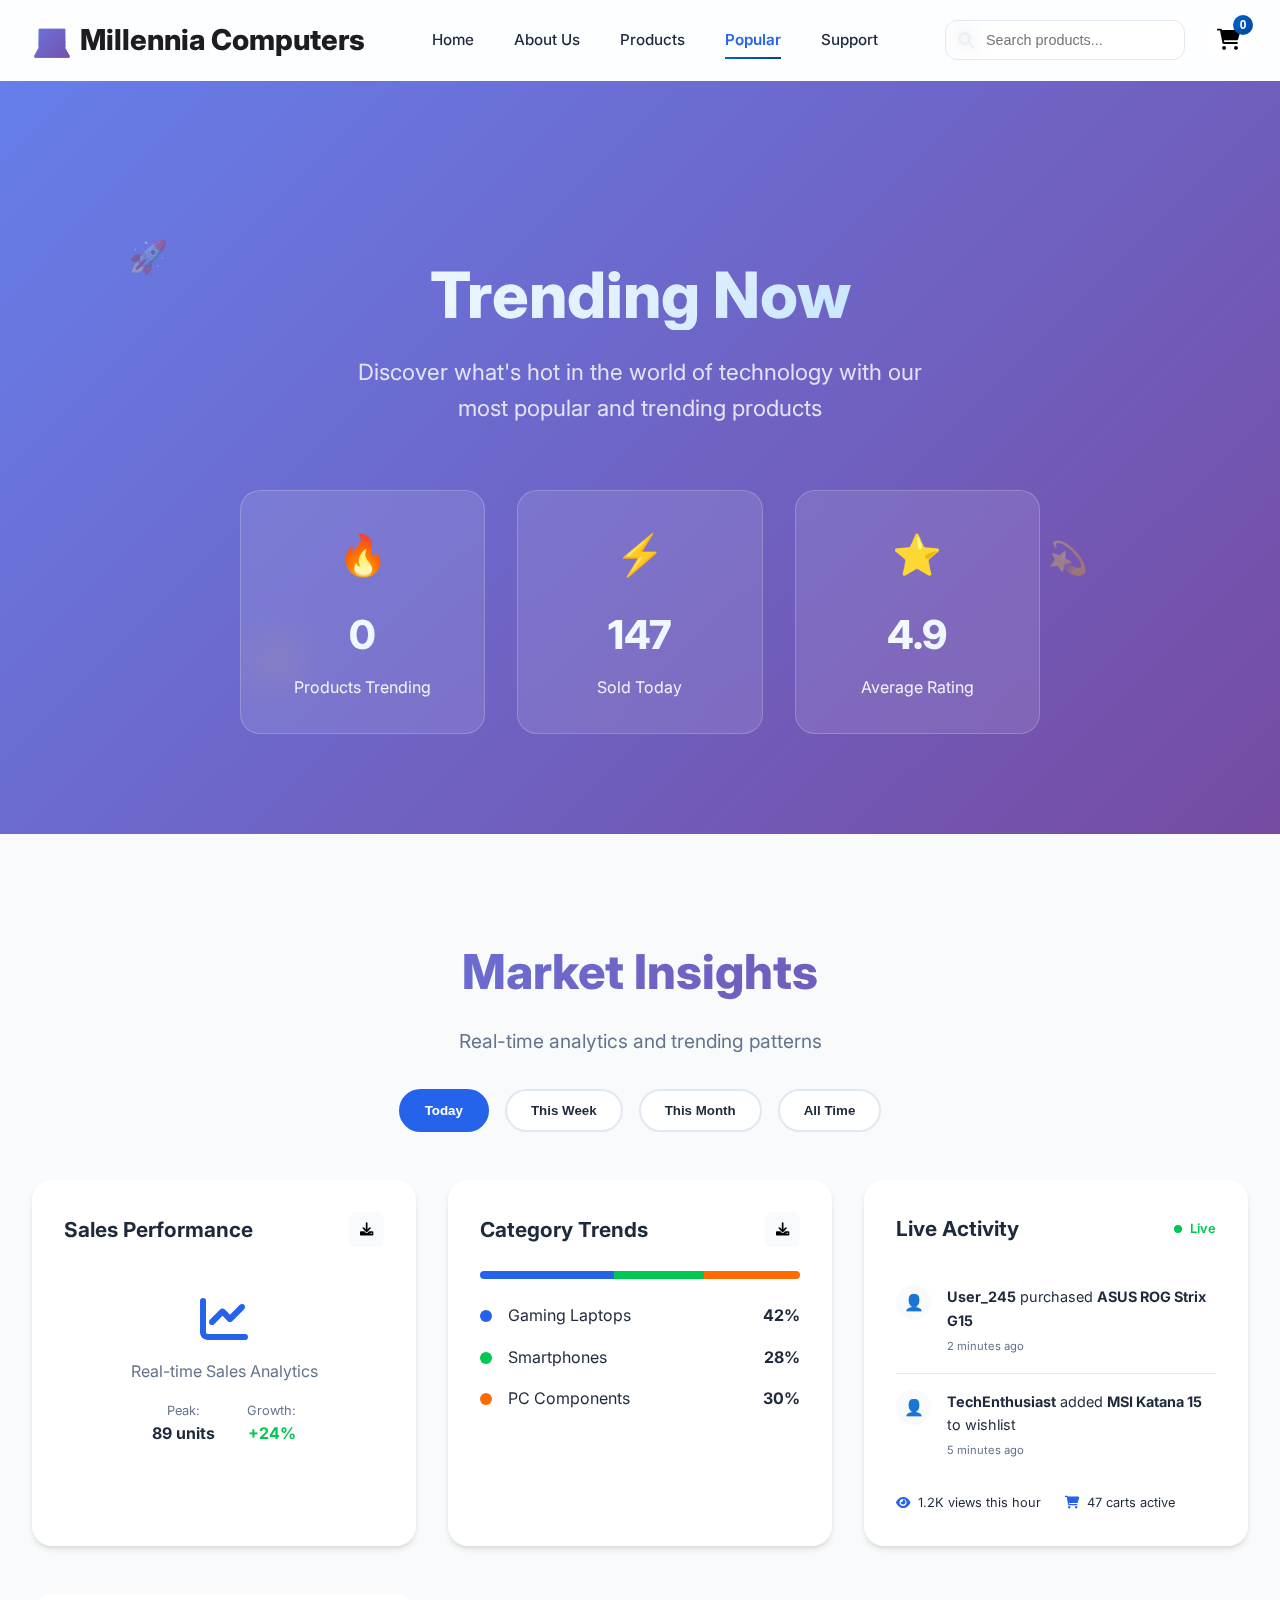
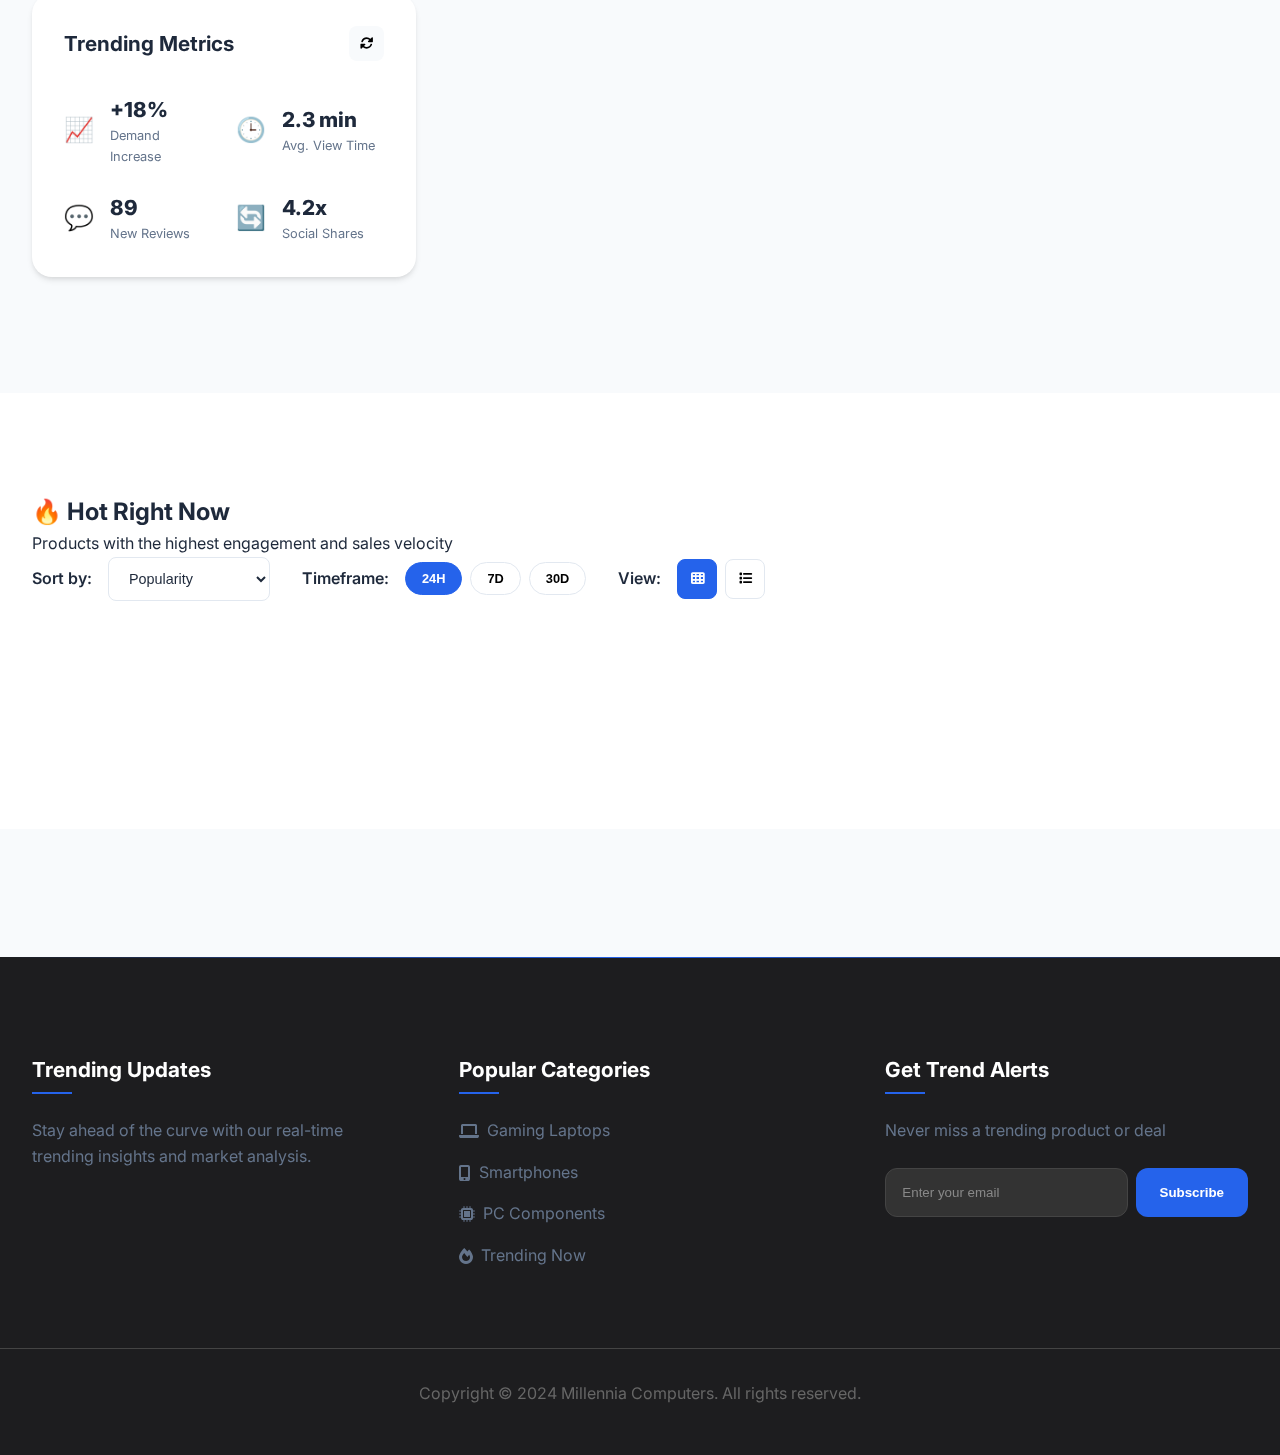
<file: popular.html>
<!DOCTYPE html>
<html lang="en">
<head>
    <meta charset="UTF-8">
    <meta name="viewport" content="width=device-width, initial-scale=1.0">
    <title>Popular Products - Millennia Computers</title>
    <link rel="stylesheet" href="styles.css">
    <link href="https://fonts.googleapis.com/css2?family=Inter:wght@300;400;500;600;700;800&display=swap" rel="stylesheet">
    <link rel="stylesheet" href="https://cdnjs.cloudflare.com/ajax/libs/font-awesome/6.0.0/css/all.min.css">
</head>
<body>
    <!-- Premium Glassmorphism Header -->
    <header class="header-premium">
        <div class="header-container-premium">
            <a href="home.html" class="logo-premium">
                <span class="logo-icon-premium">💻</span>
                Millennia Computers
            </a>
            
            <nav>
                <ul class="nav-premium">
                    <li><a href="index.html">Home</a></li>
                    <li><a href="about.html">About Us</a></li>
                    <li><a href="products.html">Products</a></li>
                    <li><a href="popular.html" class="active">Popular</a></li>
                    <li><a href="support.html">Support</a></li>
                </ul>
            </nav>
            
            <div class="header-actions-premium">
                <div class="search-premium">
                    <i class="fas fa-search search-icon-premium"></i>
                    <input type="text" placeholder="Search products..." id="search-input">
                </div>
                <button class="cart-premium">
                    <i class="fas fa-shopping-cart"></i>
                    <span class="cart-count-premium">0</span>
                </button>
            </div>
        </div>
    </header>

    <!-- Premium Popular Hero -->
    <section class="popular-hero-premium">
        <div class="container-premium">
            <div class="hero-content-premium">
                <h1 class="hero-title-premium">Trending Now</h1>
                <p class="hero-subtitle-premium">Discover what's hot in the world of technology with our most popular and trending products</p>
                
                <!-- Real-time Stats -->
                <div class="live-stats-premium">
                    <div class="live-stat">
                        <div class="stat-icon">🔥</div>
                        <div class="stat-content">
                            <div class="stat-value" id="trending-count">24</div>
                            <div class="stat-label">Products Trending</div>
                        </div>
                    </div>
                    <div class="live-stat">
                        <div class="stat-icon">⚡</div>
                        <div class="stat-content">
                            <div class="stat-value" id="sold-today">147</div>
                            <div class="stat-label">Sold Today</div>
                        </div>
                    </div>
                    <div class="live-stat">
                        <div class="stat-icon">⭐</div>
                        <div class="stat-content">
                            <div class="stat-value">4.9</div>
                            <div class="stat-label">Average Rating</div>
                        </div>
                    </div>
                </div>
            </div>
        </div>
        
        <!-- Animated Background -->
        <div class="popular-hero-background">
            <div class="floating-trend-icon">🚀</div>
            <div class="floating-trend-icon">💫</div>
            <div class="floating-trend-icon">🌟</div>
        </div>
    </section>

    <!-- Advanced Analytics Dashboard -->
    <section class="analytics-dashboard-premium">
        <div class="container-premium">
            <div class="dashboard-header">
                <h2>Market Insights</h2>
                <p>Real-time analytics and trending patterns</p>
                
                <div class="time-filters">
                    <button class="time-filter active" data-period="today">Today</button>
                    <button class="time-filter" data-period="week">This Week</button>
                    <button class="time-filter" data-period="month">This Month</button>
                    <button class="time-filter" data-period="all">All Time</button>
                </div>
            </div>
            
            <div class="analytics-grid-premium">
                <!-- Sales Chart -->
                <div class="analytics-card sales-chart">
                    <div class="card-header">
                        <h3>Sales Performance</h3>
                        <div class="card-actions">
                            <button class="chart-action" onclick="exportChart('sales')">
                                <i class="fas fa-download"></i>
                            </button>
                        </div>
                    </div>
                    <div class="chart-container">
                        <div class="chart-placeholder">
                            <i class="fas fa-chart-line"></i>
                            <p>Real-time Sales Analytics</p>
                            <div class="chart-data">
                                <div class="data-point">
                                    <span class="data-label">Peak:</span>
                                    <span class="data-value">89 units</span>
                                </div>
                                <div class="data-point">
                                    <span class="data-label">Growth:</span>
                                    <span class="data-value positive">+24%</span>
                                </div>
                            </div>
                        </div>
                    </div>
                </div>
                
                <!-- Category Distribution -->
                <div class="analytics-card category-distribution">
                    <div class="card-header">
                        <h3>Category Trends</h3>
                        <div class="card-actions">
                            <button class="chart-action" onclick="exportChart('category')">
                                <i class="fas fa-download"></i>
                            </button>
                        </div>
                    </div>
                    <div class="distribution-visual">
                        <div class="distribution-chart">
                            <div class="chart-segment laptops" style="width: 42%"></div>
                            <div class="chart-segment smartphones" style="width: 28%"></div>
                            <div class="chart-segment components" style="width: 30%"></div>
                        </div>
                    </div>
                    <div class="distribution-labels">
                        <div class="distribution-item">
                            <span class="color-dot laptops"></span>
                            <span>Gaming Laptops</span>
                            <span class="percentage">42%</span>
                        </div>
                        <div class="distribution-item">
                            <span class="color-dot smartphones"></span>
                            <span>Smartphones</span>
                            <span class="percentage">28%</span>
                        </div>
                        <div class="distribution-item">
                            <span class="color-dot components"></span>
                            <span>PC Components</span>
                            <span class="percentage">30%</span>
                        </div>
                    </div>
                </div>
                
                <!-- Real-time Activity -->
                <div class="analytics-card realtime-activity">
                    <div class="card-header">
                        <h3>Live Activity</h3>
                        <div class="live-indicator">
                            <span class="pulse-dot"></span>
                            Live
                        </div>
                    </div>
                    <div class="activity-feed" id="activityFeed">
                        <div class="activity-item">
                            <div class="activity-avatar">👤</div>
                            <div class="activity-content">
                                <p><strong>User_245</strong> purchased <strong>ASUS ROG Strix G15</strong></p>
                                <span class="activity-time">2 minutes ago</span>
                            </div>
                        </div>
                        <div class="activity-item">
                            <div class="activity-avatar">👤</div>
                            <div class="activity-content">
                                <p><strong>TechEnthusiast</strong> added <strong>MSI Katana 15</strong> to wishlist</p>
                                <span class="activity-time">5 minutes ago</span>
                            </div>
                        </div>
                        <div class="activity-item">
                            <div class="activity-avatar">👤</div>
                            <div class="activity-content">
                                <p><strong>GamerPro</strong> reviewed <strong>Razer Blade 15</strong> ★★★★★</p>
                                <span class="activity-time">8 minutes ago</span>
                            </div>
                        </div>
                    </div>
                    <div class="activity-stats">
                        <div class="activity-stat">
                            <i class="fas fa-eye"></i>
                            <span>1.2K views this hour</span>
                        </div>
                        <div class="activity-stat">
                            <i class="fas fa-shopping-cart"></i>
                            <span>47 carts active</span>
                        </div>
                    </div>
                </div>
                
                <!-- Trending Metrics -->
                <div class="analytics-card trending-metrics">
                    <div class="card-header">
                        <h3>Trending Metrics</h3>
                        <div class="refresh-control">
                            <button onclick="refreshMetrics()">
                                <i class="fas fa-sync-alt"></i>
                            </button>
                        </div>
                    </div>
                    <div class="metrics-grid">
                        <div class="metric-item">
                            <div class="metric-icon">📈</div>
                            <div class="metric-content">
                                <div class="metric-value">+18%</div>
                                <div class="metric-label">Demand Increase</div>
                            </div>
                        </div>
                        <div class="metric-item">
                            <div class="metric-icon">🕒</div>
                            <div class="metric-content">
                                <div class="metric-value">2.3 min</div>
                                <div class="metric-label">Avg. View Time</div>
                            </div>
                        </div>
                        <div class="metric-item">
                            <div class="metric-icon">💬</div>
                            <div class="metric-content">
                                <div class="metric-value">89</div>
                                <div class="metric-label">New Reviews</div>
                            </div>
                        </div>
                        <div class="metric-item">
                            <div class="metric-icon">🔄</div>
                            <div class="metric-content">
                                <div class="metric-value">4.2x</div>
                                <div class="metric-label">Social Shares</div>
                            </div>
                        </div>
                    </div>
                </div>
            </div>
        </div>
    </section>

    <!-- Trending Products Section -->
    <section class="trending-products-premium">
        <div class="container-premium">
            <div class="section-header-premium">
                <h2 class="section-title-premium">🔥 Hot Right Now</h2>
                <p class="section-subtitle-premium">Products with the highest engagement and sales velocity</p>
            </div>
            
            <!-- Trending Filters -->
            <div class="trending-filters-premium">
                <div class="filter-group">
                    <span class="filter-label">Sort by:</span>
                    <select class="trending-sort" id="trendingSort">
                        <option value="popularity">Popularity</option>
                        <option value="sales">Sales Velocity</option>
                        <option value="rating">Customer Rating</option>
                        <option value="trending">Trending Score</option>
                        <option value="newest">Newest First</option>
                    </select>
                </div>
                <div class="filter-group">
                    <span class="filter-label">Timeframe:</span>
                    <div class="timeframe-buttons">
                        <button class="timeframe-btn active" data-timeframe="24h">24H</button>
                        <button class="timeframe-btn" data-timeframe="7d">7D</button>
                        <button class="timeframe-btn" data-timeframe="30d">30D</button>
                    </div>
                </div>
                <div class="filter-group">
                    <span class="filter-label">View:</span>
                    <div class="view-options">
                        <button class="view-option active" data-view="grid">
                            <i class="fas fa-th"></i>
                        </button>
                        <button class="view-option" data-view="list">
                            <i class="fas fa-list"></i>
                        </button>
                    </div>
                </div>
            </div>
            
            <!-- ALL Trending Products Grid - No Load More -->
            <div class="products-grid-premium" id="trendingProducts">
                <!-- ALL trending products will be loaded here -->
            </div>
        </div>
    </section>

    <!-- Premium Footer -->
    <footer class="footer-premium">
        <div class="footer-content-premium">
            <div class="footer-section-premium">
                <h3>Trending Updates</h3>
                <p>Stay ahead of the curve with our real-time trending insights and market analysis.</p>
            </div>
            
            <div class="footer-section-premium">
                <h3>Popular Categories</h3>
                <ul class="footer-links-premium">
                    <li><a href="index.html#laptops"><i class="fas fa-laptop"></i> Gaming Laptops</a></li>
                    <li><a href="index.html#smartphones"><i class="fas fa-mobile-alt"></i> Smartphones</a></li>
                    <li><a href="index.html"><i class="fas fa-microchip"></i> PC Components</a></li>
                    <li><a href="popular.html"><i class="fas fa-fire"></i> Trending Now</a></li>
                </ul>
            </div>
            
            <div class="footer-section-premium">
                <h3>Get Trend Alerts</h3>
                <p>Never miss a trending product or deal</p>
                <div class="newsletter-premium">
                    <input type="email" placeholder="Enter your email">
                    <button>Subscribe</button>
                </div>
            </div>
        </div>
        
        <div class="copyright-premium">
            Copyright © 2024 Millennia Computers. All rights reserved.
        </div>
    </footer>

    <script>
        // Sample product data for demonstration
        const laptops = [
            { id: 1, name: "ASUS ROG Strix G15", price: "$1,299", category: "Gaming Laptop", image: "https://via.placeholder.com/300x200", reviews: "128 reviews", trendingScore: 95, rating: 4.8, sales: 45, dateAdded: "2024-01-15" },
            { id: 2, name: "MSI Katana 15", price: "$1,199", category: "Gaming Laptop", image: "https://via.placeholder.com/300x200", reviews: "89 reviews", trendingScore: 88, rating: 4.6, sales: 32, dateAdded: "2024-01-20" },
            { id: 3, name: "Razer Blade 15", price: "$2,299", category: "Gaming Laptop", image: "https://via.placeholder.com/300x200", reviews: "156 reviews", trendingScore: 92, rating: 4.9, sales: 28, dateAdded: "2024-01-10" }
        ];

        const smartphones = [
            { id: 4, name: "iPhone 15 Pro", price: "$999", category: "Smartphone", image: "https://via.placeholder.com/300x200", reviews: "245 reviews", trendingScore: 98, rating: 4.7, sales: 67, dateAdded: "2024-01-18" },
            { id: 5, name: "Samsung Galaxy S24", price: "$849", category: "Smartphone", image: "https://via.placeholder.com/300x200", reviews: "178 reviews", trendingScore: 91, rating: 4.5, sales: 54, dateAdded: "2024-01-22" }
        ];

        const pcComponents = [
            { id: 6, name: "RTX 4090 GPU", price: "$1,599", category: "PC Component", image: "https://via.placeholder.com/300x200", reviews: "312 reviews", trendingScore: 96, rating: 4.8, sales: 38, dateAdded: "2024-01-12" },
            { id: 7, name: "Ryzen 9 7950X", price: "$699", category: "PC Component", image: "https://via.placeholder.com/300x200", reviews: "201 reviews", trendingScore: 89, rating: 4.6, sales: 41, dateAdded: "2024-01-25" }
        ];

        // Advanced Popular Products Functionality
        document.addEventListener('DOMContentLoaded', function() {
            initializePopularPage();
            setupTrendingInteractions();
            initScrollAnimations();
            
            // Header scroll effect
            window.addEventListener('scroll', function() {
                const header = document.querySelector('.header-premium');
                if (window.scrollY > 100) {
                    header.classList.add('scrolled');
                } else {
                    header.classList.remove('scrolled');
                }
            });
        });

        function initializePopularPage() {
            loadTrendingProducts();
            setupLiveActivity();
            updateLiveStats();
            
            // Start real-time updates
            startRealTimeUpdates();
        }

        function loadTrendingProducts(sortBy = 'popularity', timeframe = '24h') {
            const container = document.getElementById('trendingProducts');
            
            // Get ALL products and sort by selected criteria
            let allProducts = [
                ...laptops, 
                ...smartphones,
                ...pcComponents
            ];

            // Filter by timeframe (simulated)
            allProducts = filterProductsByTimeframe(allProducts, timeframe);

            // Sort by selected criteria
            const sortedProducts = sortProducts(allProducts, sortBy);

            container.innerHTML = '';
            
            sortedProducts.forEach((product, index) => {
                const card = document.createElement('div');
                card.className = 'product-card-premium fade-in-up';
                card.style.animationDelay = `${index * 0.1}s`;
                card.innerHTML = `
                    <div class="product-3d-effect">
                        <div class="product-image-container-premium">
                            <img src="${product.image}" alt="${product.name}" class="product-image-premium">
                            <div class="trending-badge">
                                <i class="fas fa-fire"></i>
                                Trending
                            </div>
                            ${product.trendingScore > 90 ? `
                                <div class="hot-badge">
                                    <i class="fas fa-bolt"></i>
                                    Hot
                                </div>
                            ` : ''}
                        </div>
                        <div class="product-info-premium">
                            <div class="product-category-premium">${product.category}</div>
                            <h3 class="product-title-premium">${product.name}</h3>
                            <div class="product-price-premium">${product.price}</div>
                            <div class="product-rating-premium">
                                <span class="stars-premium">${'★'.repeat(Math.floor(product.rating))}${product.rating % 1 >= 0.5 ? '½' : ''}</span>
                                <span class="reviews">${product.reviews}</span>
                            </div>
                            <div class="trending-metrics">
                                <div class="trend-metric">
                                    <i class="fas fa-chart-line"></i>
                                    <span>${product.trendingScore}% trend score</span>
                                </div>
                                <div class="trend-metric">
                                    <i class="fas fa-shopping-cart"></i>
                                    <span>${product.sales} sold today</span>
                                </div>
                            </div>
                            <div class="product-actions-premium">
                                <button class="btn-view-details-premium" onclick="viewProductDetails(${product.id})">
                                    <i class="fas fa-eye"></i>
                                    View Details
                                </button>
                                <button class="btn-add-cart-premium" onclick="addToCart(${product.id})">
                                    <i class="fas fa-plus"></i>
                                </button>
                            </div>
                        </div>
                    </div>
                `;
                container.appendChild(card);
            });

            // Update trending count
            document.getElementById('trending-count').textContent = sortedProducts.length;
        }

        function filterProductsByTimeframe(products, timeframe) {
            // Simulate timeframe filtering
            const now = new Date();
            return products.filter(product => {
                const productDate = new Date(product.dateAdded);
                const diffTime = Math.abs(now - productDate);
                const diffDays = Math.ceil(diffTime / (1000 * 60 * 60 * 24));
                
                switch(timeframe) {
                    case '24h':
                        return diffDays <= 1;
                    case '7d':
                        return diffDays <= 7;
                    case '30d':
                        return diffDays <= 30;
                    default:
                        return true;
                }
            });
        }

        function sortProducts(products, sortBy) {
            switch(sortBy) {
                case 'popularity':
                    return [...products].sort((a, b) => b.trendingScore - a.trendingScore);
                case 'sales':
                    return [...products].sort((a, b) => b.sales - a.sales);
                case 'rating':
                    return [...products].sort((a, b) => b.rating - a.rating);
                case 'trending':
                    return [...products].sort((a, b) => b.trendingScore - a.trendingScore);
                case 'newest':
                    return [...products].sort((a, b) => new Date(b.dateAdded) - new Date(a.dateAdded));
                default:
                    return products;
            }
        }

        function setupTrendingInteractions() {
            // Sort functionality
            document.getElementById('trendingSort').addEventListener('change', function(e) {
                const activeTimeframe = document.querySelector('.timeframe-btn.active').getAttribute('data-timeframe');
                loadTrendingProducts(e.target.value, activeTimeframe);
            });

            // Timeframe filters
            document.querySelectorAll('.timeframe-btn').forEach(btn => {
                btn.addEventListener('click', function() {
                    document.querySelectorAll('.timeframe-btn').forEach(b => b.classList.remove('active'));
                    this.classList.add('active');
                    const sortBy = document.getElementById('trendingSort').value;
                    loadTrendingProducts(sortBy, this.getAttribute('data-timeframe'));
                });
            });

            // View options
            document.querySelectorAll('.view-option').forEach(option => {
                option.addEventListener('click', function() {
                    document.querySelectorAll('.view-option').forEach(opt => opt.classList.remove('active'));
                    this.classList.add('active');
                    changeView(this.getAttribute('data-view'));
                });
            });

            // Time filters for analytics
            document.querySelectorAll('.time-filter').forEach(filter => {
                filter.addEventListener('click', function() {
                    document.querySelectorAll('.time-filter').forEach(f => f.classList.remove('active'));
                    this.classList.add('active');
                    updateAnalytics(this.getAttribute('data-period'));
                });
            });
        }

        function setupLiveActivity() {
            // Simulate live activity updates
            setInterval(() => {
                addLiveActivity();
            }, 10000); // Every 10 seconds
        }

        function addLiveActivity() {
            const activities = [
                { user: 'TechLover', action: 'purchased', product: 'ASUS ROG Zephyrus' },
                { user: 'GamerPro', action: 'reviewed', product: 'MSI Katana 15 ★★★★★' },
                { user: 'Student_Tech', action: 'added to cart', product: 'Acer Nitro 5' },
                { user: 'Developer_01', action: 'viewed', product: 'MacBook Pro M3' }
            ];
            
            const randomActivity = activities[Math.floor(Math.random() * activities.length)];
            const feed = document.getElementById('activityFeed');
            
            const activityItem = document.createElement('div');
            activityItem.className = 'activity-item';
            activityItem.innerHTML = `
                <div class="activity-avatar">👤</div>
                <div class="activity-content">
                    <p><strong>${randomActivity.user}</strong> ${randomActivity.action} <strong>${randomActivity.product}</strong></p>
                    <span class="activity-time">Just now</span>
                </div>
            `;
            
            feed.insertBefore(activityItem, feed.firstChild);
            
            // Limit to 5 activities
            if (feed.children.length > 5) {
                feed.removeChild(feed.lastChild);
            }
        }

        function updateLiveStats() {
            // Update sold today count with random increment
            const soldElement = document.getElementById('sold-today');
            let currentCount = parseInt(soldElement.textContent);
            setInterval(() => {
                currentCount += Math.floor(Math.random() * 3) + 1;
                soldElement.textContent = currentCount;
            }, 30000); // Update every 30 seconds
        }

        function startRealTimeUpdates() {
            // Refresh metrics every minute
            setInterval(refreshMetrics, 60000);
        }

        function refreshMetrics() {
            // Simulate metric updates
            const metrics = document.querySelectorAll('.metric-value');
            metrics.forEach(metric => {
                const current = parseFloat(metric.textContent);
                const change = (Math.random() - 0.5) * 10;
                const newValue = Math.max(0, current + change);
                metric.textContent = newValue.toFixed(1);
            });
            
            showPremiumNotification('Metrics updated!');
        }

        function changeView(viewType) {
            const container = document.getElementById('trendingProducts');
            if (viewType === 'list') {
                container.classList.add('list-view');
            } else {
                container.classList.remove('list-view');
            }
        }

        function updateAnalytics(period) {
            // Implementation for updating analytics based on period
            console.log('Updating analytics for:', period);
        }

        function exportChart(chartType) {
            showPremiumNotification(`Exporting ${chartType} data...`);
        }

        function viewProductDetails(productId) {
            window.location.href = `product-details.html?id=${productId}`;
        }

        function addToCart(productId) {
            const cartCount = document.querySelector('.cart-count-premium');
            let count = parseInt(cartCount.textContent) || 0;
            count++;
            cartCount.textContent = count;
            
            showPremiumNotification('Product added to cart!');
            animateCartIcon();
        }

        function animateCartIcon() {
            const cart = document.querySelector('.cart-premium');
            cart.style.transform = 'scale(1.2)';
            setTimeout(() => {
                cart.style.transform = 'scale(1)';
            }, 300);
        }

        function showPremiumNotification(message) {
            const notification = document.createElement('div');
            notification.className = 'premium-notification';
            notification.innerHTML = `
                <div class="notification-content">
                    <i class="fas fa-check-circle"></i>
                    <span>${message}</span>
                </div>
            `;
            document.body.appendChild(notification);
            
            setTimeout(() => {
                notification.classList.add('show');
            }, 100);
            
            setTimeout(() => {
                notification.classList.remove('show');
                setTimeout(() => {
                    notification.remove();
                }, 300);
            }, 3000);
        }

        function initScrollAnimations() {
            const observer = new IntersectionObserver((entries) => {
                entries.forEach(entry => {
                    if (entry.isIntersecting) {
                        entry.target.classList.add('visible');
                    }
                });
            }, { threshold: 0.1 });

            document.querySelectorAll('.fade-in-up').forEach(el => {
                observer.observe(el);
            });
        }
    </script>

    <style>
        /* CSS Variables */
        :root {
            --primary-blue: #2563eb;
            --primary-light: #f8fafc;
            --text-dark: #1e293b;
            --text-light: #64748b;
            --border-light: #e2e8f0;
            --gradient-premium: linear-gradient(135deg, #667eea 0%, #764ba2 100%);
            --shadow-soft: 0 4px 6px -1px rgba(0, 0, 0, 0.1), 0 2px 4px -1px rgba(0, 0, 0, 0.06);
            --shadow-premium: 0 25px 50px -12px rgba(0, 0, 0, 0.25);
        }

        /* Advanced Popular Page Styles */
        .popular-hero-premium {
            background: var(--gradient-premium);
            color: white;
            padding: 180px 0 100px;
            position: relative;
            overflow: hidden;
            margin-top: 80px;
        }

        .popular-hero-premium .hero-title-premium {
            font-size: 4rem;
            margin-bottom: 1.5rem;
            text-align: center;
        }

        .popular-hero-premium .hero-subtitle-premium {
            font-size: 1.4rem;
            text-align: center;
            max-width: 600px;
            margin: 0 auto 4rem;
            opacity: 0.9;
        }

        .live-stats-premium {
            display: grid;
            grid-template-columns: repeat(auto-fit, minmax(200px, 1fr));
            gap: 2rem;
            max-width: 800px;
            margin: 0 auto;
        }

        .live-stat {
            background: rgba(255, 255, 255, 0.1);
            backdrop-filter: blur(20px);
            border: 1px solid rgba(255, 255, 255, 0.2);
            border-radius: 20px;
            padding: 2rem;
            text-align: center;
            transition: all 0.3s ease;
        }

        .live-stat:hover {
            transform: translateY(-5px);
            background: rgba(255, 255, 255, 0.15);
        }

        .stat-icon {
            font-size: 2.5rem;
            margin-bottom: 1rem;
            display: block;
        }

        .stat-value {
            font-size: 2.5rem;
            font-weight: 800;
            margin-bottom: 0.5rem;
            background: linear-gradient(135deg, #ffffff, #e0f0ff);
            -webkit-background-clip: text;
            -webkit-text-fill-color: transparent;
        }

        .stat-label {
            font-size: 1rem;
            opacity: 0.9;
        }

        .popular-hero-background {
            position: absolute;
            top: 0;
            left: 0;
            width: 100%;
            height: 100%;
            pointer-events: none;
        }

        .floating-trend-icon {
            position: absolute;
            font-size: 2rem;
            opacity: 0.3;
            animation: floatTrend 8s ease-in-out infinite;
        }

        .floating-trend-icon:nth-child(1) {
            top: 20%;
            left: 10%;
            animation-delay: 0s;
        }

        .floating-trend-icon:nth-child(2) {
            top: 60%;
            right: 15%;
            animation-delay: 2s;
        }

        .floating-trend-icon:nth-child(3) {
            bottom: 20%;
            left: 20%;
            animation-delay: 4s;
        }

        /* Analytics Dashboard */
        .analytics-dashboard-premium {
            padding: 100px 0;
            background: var(--primary-light);
        }

        .dashboard-header {
            text-align: center;
            margin-bottom: 3rem;
        }

        .dashboard-header h2 {
            font-size: 3rem;
            font-weight: 800;
            margin-bottom: 1rem;
            background: var(--gradient-premium);
            -webkit-background-clip: text;
            -webkit-text-fill-color: transparent;
        }

        .dashboard-header p {
            font-size: 1.2rem;
            color: var(--text-light);
            margin-bottom: 2rem;
        }

        .time-filters {
            display: flex;
            gap: 1rem;
            justify-content: center;
            flex-wrap: wrap;
        }

        .time-filter {
            background: white;
            border: 2px solid var(--border-light);
            padding: 0.75rem 1.5rem;
            border-radius: 25px;
            cursor: pointer;
            transition: all 0.3s ease;
            font-weight: 600;
            color: var(--text-dark);
        }

        .time-filter.active {
            background: var(--primary-blue);
            color: white;
            border-color: var(--primary-blue);
        }

        .time-filter:hover:not(.active) {
            border-color: var(--primary-blue);
        }

        .analytics-grid-premium {
            display: grid;
            grid-template-columns: repeat(auto-fit, minmax(350px, 1fr));
            gap: 2rem;
        }

        .analytics-card {
            background: white;
            border-radius: 20px;
            padding: 2rem;
            box-shadow: var(--shadow-soft);
            transition: all 0.3s ease;
        }

        .analytics-card:hover {
            transform: translateY(-5px);
            box-shadow: var(--shadow-premium);
        }

        .card-header {
            display: flex;
            justify-content: space-between;
            align-items: center;
            margin-bottom: 1.5rem;
        }

        .card-header h3 {
            font-size: 1.3rem;
            font-weight: 700;
            color: var(--text-dark);
            margin: 0;
        }

        .card-actions {
            display: flex;
            gap: 0.5rem;
        }

        .chart-action {
            background: var(--primary-light);
            border: none;
            width: 35px;
            height: 35px;
            border-radius: 8px;
            cursor: pointer;
            transition: all 0.3s ease;
            display: flex;
            align-items: center;
            justify-content: center;
        }

        .chart-action:hover {
            background: var(--primary-blue);
            color: white;
        }

        .chart-container {
            height: 200px;
            display: flex;
            align-items: center;
            justify-content: center;
        }

        .chart-placeholder {
            text-align: center;
            color: var(--text-light);
        }

        .chart-placeholder i {
            font-size: 3rem;
            margin-bottom: 1rem;
            display: block;
            color: var(--primary-blue);
        }

        .chart-data {
            display: flex;
            gap: 2rem;
            justify-content: center;
            margin-top: 1rem;
        }

        .data-point {
            text-align: center;
        }

        .data-label {
            display: block;
            font-size: 0.8rem;
            color: var(--text-light);
        }

        .data-value {
            display: block;
            font-weight: 700;
            color: var(--text-dark);
        }

        .data-value.positive {
            color: #00c853;
        }

        /* Category Distribution */
        .distribution-visual {
            margin-bottom: 1.5rem;
        }

        .distribution-chart {
            display: flex;
            height: 8px;
            border-radius: 4px;
            overflow: hidden;
            background: var(--primary-light);
        }

        .chart-segment {
            height: 100%;
            transition: width 0.3s ease;
        }

        .chart-segment.laptops {
            background: var(--primary-blue);
        }

        .chart-segment.smartphones {
            background: #00c853;
        }

        .chart-segment.components {
            background: #ff6b00;
        }

        .distribution-labels {
            display: flex;
            flex-direction: column;
            gap: 1rem;
        }

        .distribution-item {
            display: flex;
            align-items: center;
            gap: 1rem;
        }

        .color-dot {
            width: 12px;
            height: 12px;
            border-radius: 50%;
        }

        .color-dot.laptops {
            background: var(--primary-blue);
        }

        .color-dot.smartphones {
            background: #00c853;
        }

        .color-dot.components {
            background: #ff6b00;
        }

        .percentage {
            margin-left: auto;
            font-weight: 700;
            color: var(--text-dark);
        }

        /* Real-time Activity */
        .live-indicator {
            display: flex;
            align-items: center;
            gap: 0.5rem;
            font-size: 0.8rem;
            color: #00c853;
            font-weight: 600;
        }

        .pulse-dot {
            width: 8px;
            height: 8px;
            background: #00c853;
            border-radius: 50%;
            animation: pulse 2s infinite;
        }

        .activity-feed {
            max-height: 200px;
            overflow-y: auto;
            margin-bottom: 1.5rem;
        }

        .activity-item {
            display: flex;
            gap: 1rem;
            padding: 1rem 0;
            border-bottom: 1px solid var(--border-light);
        }

        .activity-item:last-child {
            border-bottom: none;
        }

        .activity-avatar {
            width: 35px;
            height: 35px;
            background: var(--primary-light);
            border-radius: 50%;
            display: flex;
            align-items: center;
            justify-content: center;
            flex-shrink: 0;
        }

        .activity-content p {
            margin: 0;
            font-size: 0.9rem;
            color: var(--text-dark);
        }

        .activity-time {
            font-size: 0.7rem;
            color: var(--text-light);
        }

        .activity-stats {
            display: flex;
            gap: 1.5rem;
        }

        .activity-stat {
            display: flex;
            align-items: center;
            gap: 0.5rem;
            font-size: 0.8rem;
            color: var(--text-dark);
        }

        .activity-stat i {
            color: var(--primary-blue);
        }

        /* Trending Metrics */
        .refresh-control button {
            background: var(--primary-light);
            border: none;
            width: 35px;
            height: 35px;
            border-radius: 8px;
            cursor: pointer;
            transition: all 0.3s ease;
            display: flex;
            align-items: center;
            justify-content: center;
        }

        .refresh-control button:hover {
            background: var(--primary-blue);
            color: white;
        }

        .metrics-grid {
            display: grid;
            grid-template-columns: 1fr 1fr;
            gap: 1.5rem;
        }

        .metric-item {
            display: flex;
            align-items: center;
            gap: 1rem;
        }

        .metric-icon {
            font-size: 1.5rem;
        }

        .metric-value {
            font-size: 1.3rem;
            font-weight: 800;
            color: var(--text-dark);
        }

        .metric-label {
            font-size: 0.8rem;
            color: var(--text-light);
        }

        /* Trending Products */
        .trending-products-premium {
            padding: 100px 0;
            background: white;
        }

        .trending-filters-premium {
            display: flex;
            gap: 2rem;
            margin-bottom: 3rem;
            align-items: center;
            flex-wrap: wrap;
        }

        .filter-group {
            display: flex;
            align-items: center;
            gap: 1rem;
        }

        .filter-label {
            font-weight: 600;
            color: var(--text-dark);
        }

        .trending-sort {
            padding: 0.75rem 1rem;
            border: 1px solid var(--border-light);
            border-radius: 8px;
            background: white;
            color: var(--text-dark);
            font-size: 0.9rem;
        }

        .timeframe-buttons {
            display: flex;
            gap: 0.5rem;
        }

        .timeframe-btn {
            background: white;
            border: 1px solid var(--border-light);
            padding: 0.5rem 1rem;
            border-radius: 20px;
            cursor: pointer;
            transition: all 0.3s ease;
            font-size: 0.8rem;
            font-weight: 600;
        }

        .timeframe-btn.active {
            background: var(--primary-blue);
            color: white;
            border-color: var(--primary-blue);
        }

        .view-options {
            display: flex;
            gap: 0.5rem;
        }

        .view-option {
            background: white;
            border: 1px solid var(--border-light);
            width: 40px;
            height: 40px;
            border-radius: 8px;
            cursor: pointer;
            transition: all 0.3s ease;
            display: flex;
            align-items: center;
            justify-content: center;
        }

        .view-option.active {
            background: var(--primary-blue);
            color: white;
            border-color: var(--primary-blue);
        }

        /* Trending Product Cards */
        .trending-badge {
            position: absolute;
            top: 1rem;
            left: 1rem;
            background: #ff6b00;
            color: white;
            padding: 0.3rem 0.8rem;
            border-radius: 15px;
            font-size: 0.7rem;
            font-weight: 700;
            display: flex;
            align-items: center;
            gap: 0.3rem;
        }

        .hot-badge {
            position: absolute;
            top: 1rem;
            right: 1rem;
            background: #e74c3c;
            color: white;
            padding: 0.3rem 0.8rem;
            border-radius: 15px;
            font-size: 0.7rem;
            font-weight: 700;
            display: flex;
            align-items: center;
            gap: 0.3rem;
        }

        .trending-metrics {
            display: flex;
            flex-direction: column;
            gap: 0.5rem;
            margin: 1rem 0;
        }

        .trend-metric {
            display: flex;
            align-items: center;
            gap: 0.5rem;
            font-size: 0.8rem;
            color: var(--text-dark);
        }

        .trend-metric i {
            color: var(--primary-blue);
            width: 12px;
        }

        /* CHANGED: View Details button to blue like the + button */
        .btn-view-details-premium {
            background: var(--primary-blue);
            color: white;
            border: none;
            padding: 0.75rem 1.5rem;
            border-radius: 8px;
            cursor: pointer;
            transition: all 0.3s ease;
            font-weight: 600;
            display: flex;
            align-items: center;
            gap: 0.5rem;
            flex: 1;
        }

        .btn-view-details-premium:hover {
            background: #1d4ed8;
            transform: translateY(-2px);
        }

        .btn-add-cart-premium {
            background: var(--primary-blue);
            color: white;
            border: none;
            width: 40px;
            height: 40px;
            border-radius: 8px;
            cursor: pointer;
            transition: all 0.3s ease;
            display: flex;
            align-items: center;
            justify-content: center;
        }

        .btn-add-cart-premium:hover {
            background: #1d4ed8;
            transform: translateY(-2px);
        }

        .product-actions-premium {
            display: flex;
            gap: 0.75rem;
            margin-top: 1rem;
        }

        /* Products Grid */
        .products-grid-premium {
            display: grid;
            grid-template-columns: repeat(auto-fill, minmax(300px, 1fr));
            gap: 2rem;
        }

        .product-card-premium {
            background: white;
            border-radius: 16px;
            overflow: hidden;
            box-shadow: var(--shadow-soft);
            transition: all 0.3s ease;
        }

        .product-card-premium:hover {
            transform: translateY(-5px);
            box-shadow: var(--shadow-premium);
        }

        .product-image-container-premium {
            position: relative;
            height: 200px;
            overflow: hidden;
        }

        .product-image-premium {
            width: 100%;
            height: 100%;
            object-fit: cover;
            transition: transform 0.3s ease;
        }

        .product-card-premium:hover .product-image-premium {
            transform: scale(1.05);
        }

        .product-info-premium {
            padding: 1.5rem;
        }

        .product-category-premium {
            color: var(--primary-blue);
            font-size: 0.8rem;
            font-weight: 600;
            margin-bottom: 0.5rem;
        }

        .product-title-premium {
            font-size: 1.2rem;
            font-weight: 700;
            margin-bottom: 0.5rem;
            color: var(--text-dark);
        }

        .product-price-premium {
            font-size: 1.3rem;
            font-weight: 800;
            color: var(--primary-blue);
            margin-bottom: 1rem;
        }

        .product-rating-premium {
            display: flex;
            align-items: center;
            gap: 0.5rem;
            margin-bottom: 1rem;
        }

        .stars-premium {
            color: #ffc107;
        }

        .reviews {
            color: var(--text-light);
            font-size: 0.8rem;
        }

        /* List View */
        .products-grid-premium.list-view {
            grid-template-columns: 1fr;
        }

        .products-grid-premium.list-view .product-card-premium {
            display: flex;
            gap: 2rem;
            text-align: left;
        }

        .products-grid-premium.list-view .product-image-container-premium {
            width: 200px;
            height: 150px;
            flex-shrink: 0;
        }

        /* Premium Notification */
        .premium-notification {
            position: fixed;
            top: 120px;
            right: 20px;
            background: white;
            border-radius: 16px;
            padding: 1.5rem;
            box-shadow: var(--shadow-premium);
            z-index: 1000;
            transform: translateX(400px);
            transition: transform 0.4s cubic-bezier(0.25, 0.46, 0.45, 0.94);
            border-left: 4px solid var(--primary-blue);
        }

        .premium-notification.show {
            transform: translateX(0);
        }

        .notification-content {
            display: flex;
            align-items: center;
            gap: 1rem;
            color: var(--text-dark);
            font-weight: 600;
        }

        .notification-content i {
            color: var(--primary-blue);
            font-size: 1.2rem;
        }

        /* Animations */
        @keyframes floatTrend {
            0%, 100% { transform: translateY(0px) rotate(0deg); }
            50% { transform: translateY(-20px) rotate(5deg); }
        }

        @keyframes pulse {
            0%, 100% { opacity: 1; }
            50% { opacity: 0.5; }
        }

        .fade-in-up {
            opacity: 0;
            transform: translateY(30px);
            transition: all 0.6s ease;
        }

        .fade-in-up.visible {
            opacity: 1;
            transform: translateY(0);
        }

        /* Responsive Design */
        @media (max-width: 768px) {
            .popular-hero-premium .hero-title-premium {
                font-size: 3rem;
            }
            
            .live-stats-premium {
                grid-template-columns: 1fr;
            }
            
            .trending-filters-premium {
                flex-direction: column;
                align-items: flex-start;
            }
            
            .analytics-grid-premium {
                grid-template-columns: 1fr;
            }
            
            .products-grid-premium.list-view .product-card-premium {
                flex-direction: column;
            }
            
            .products-grid-premium.list-view .product-image-container-premium {
                width: 100%;
                height: 200px;
            }
        }
    </style>
</body>
</html>
</file>
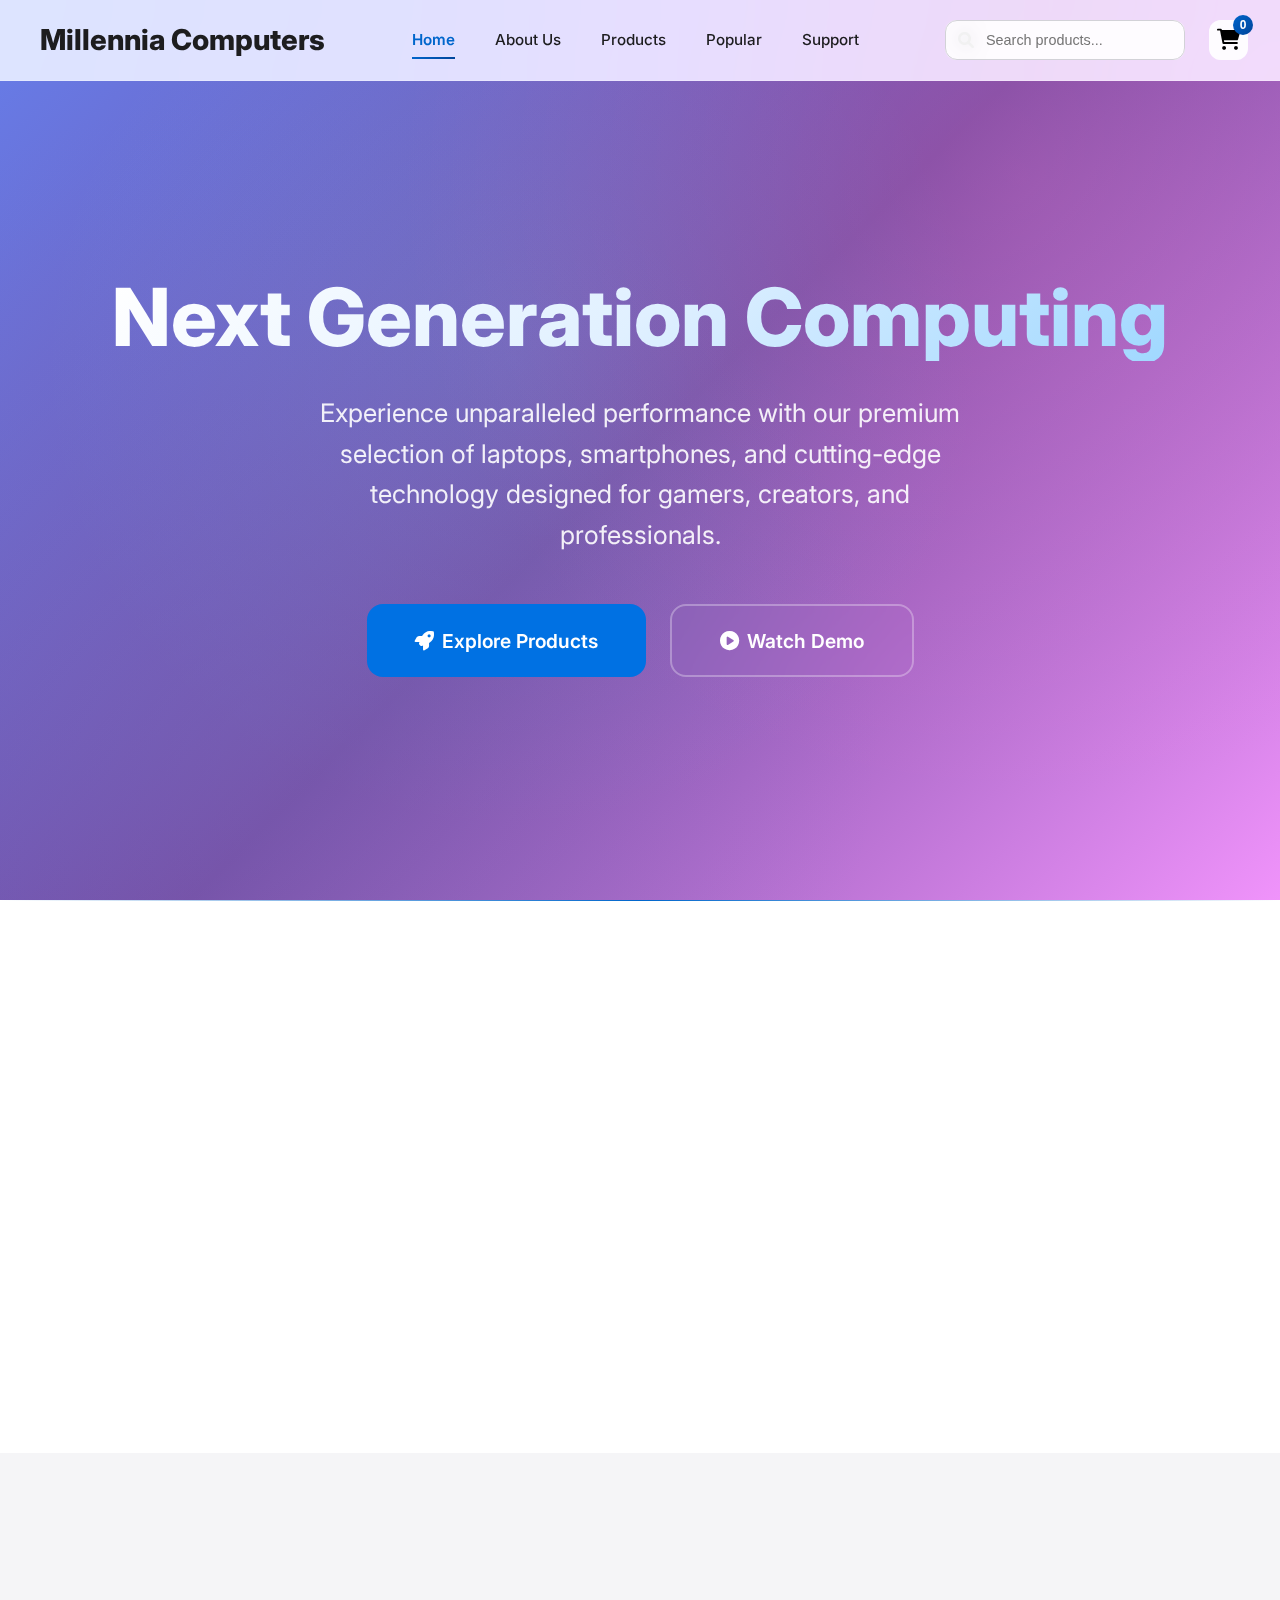
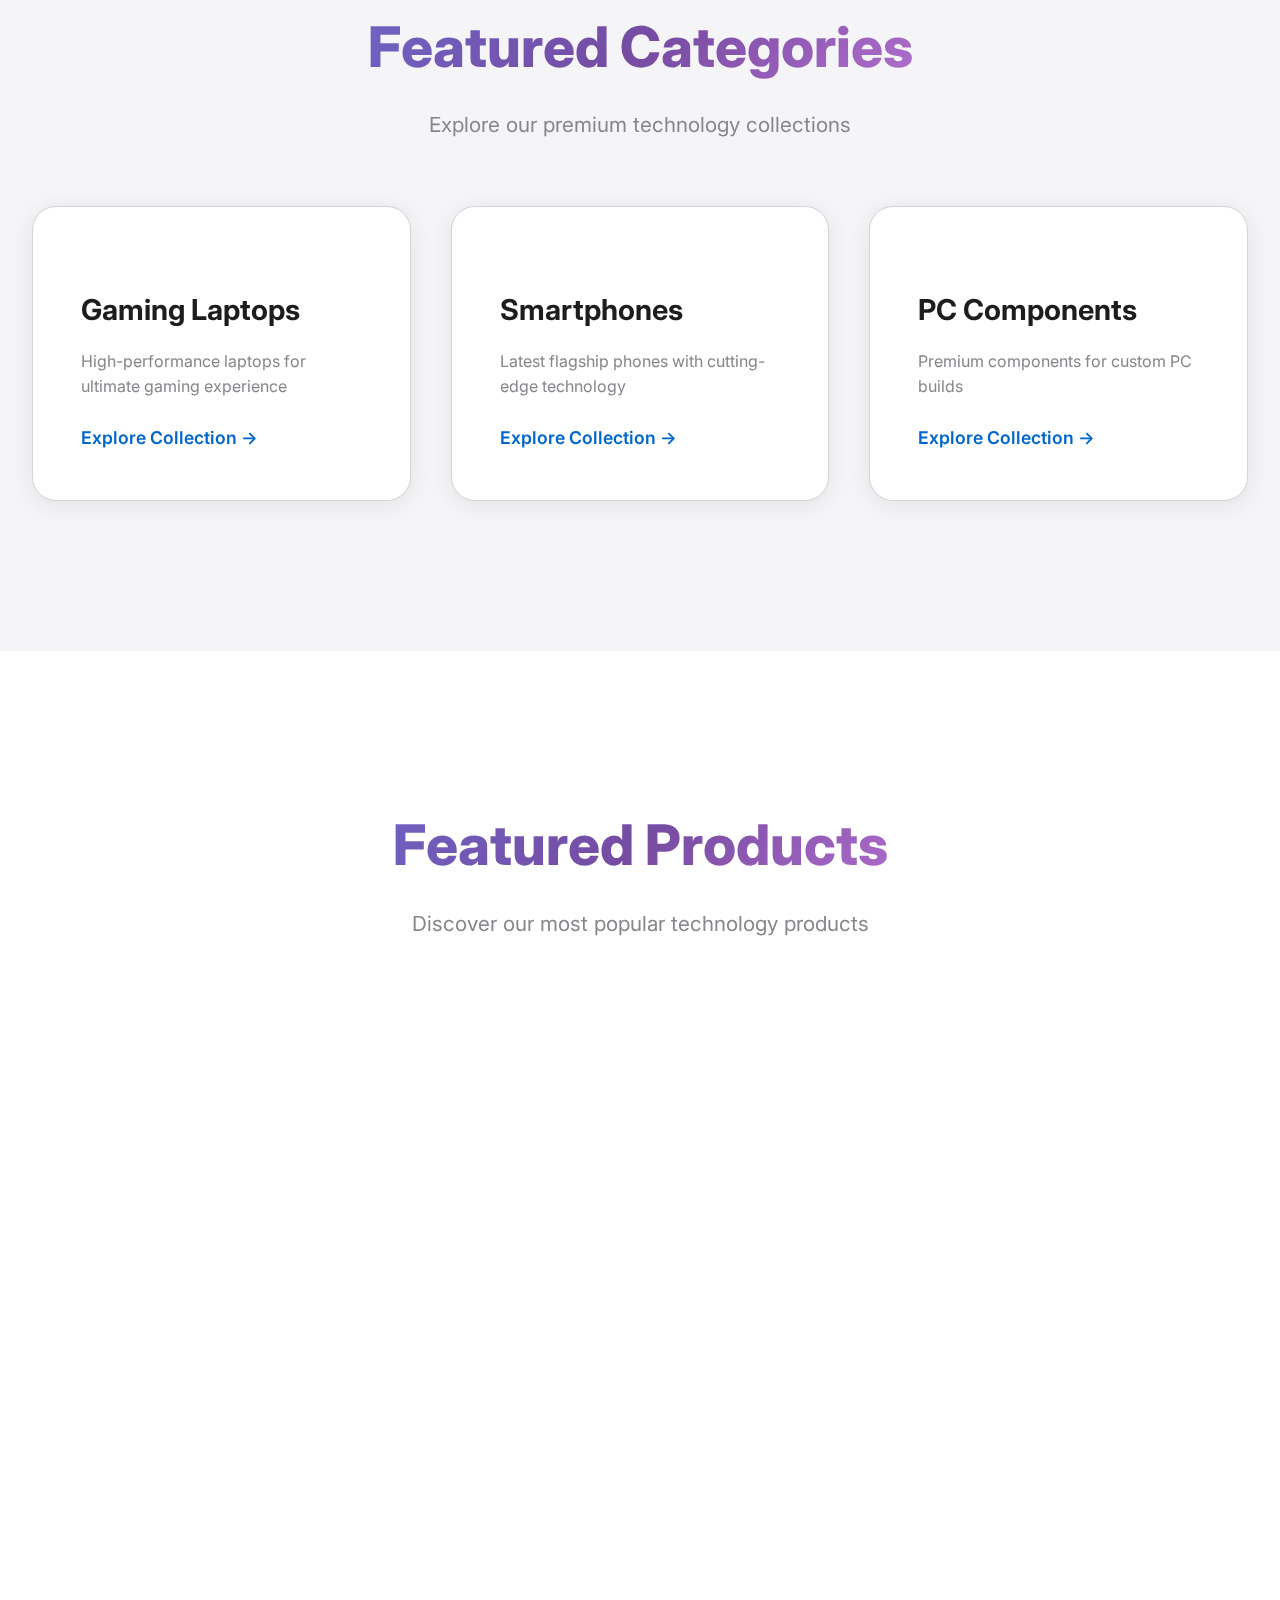
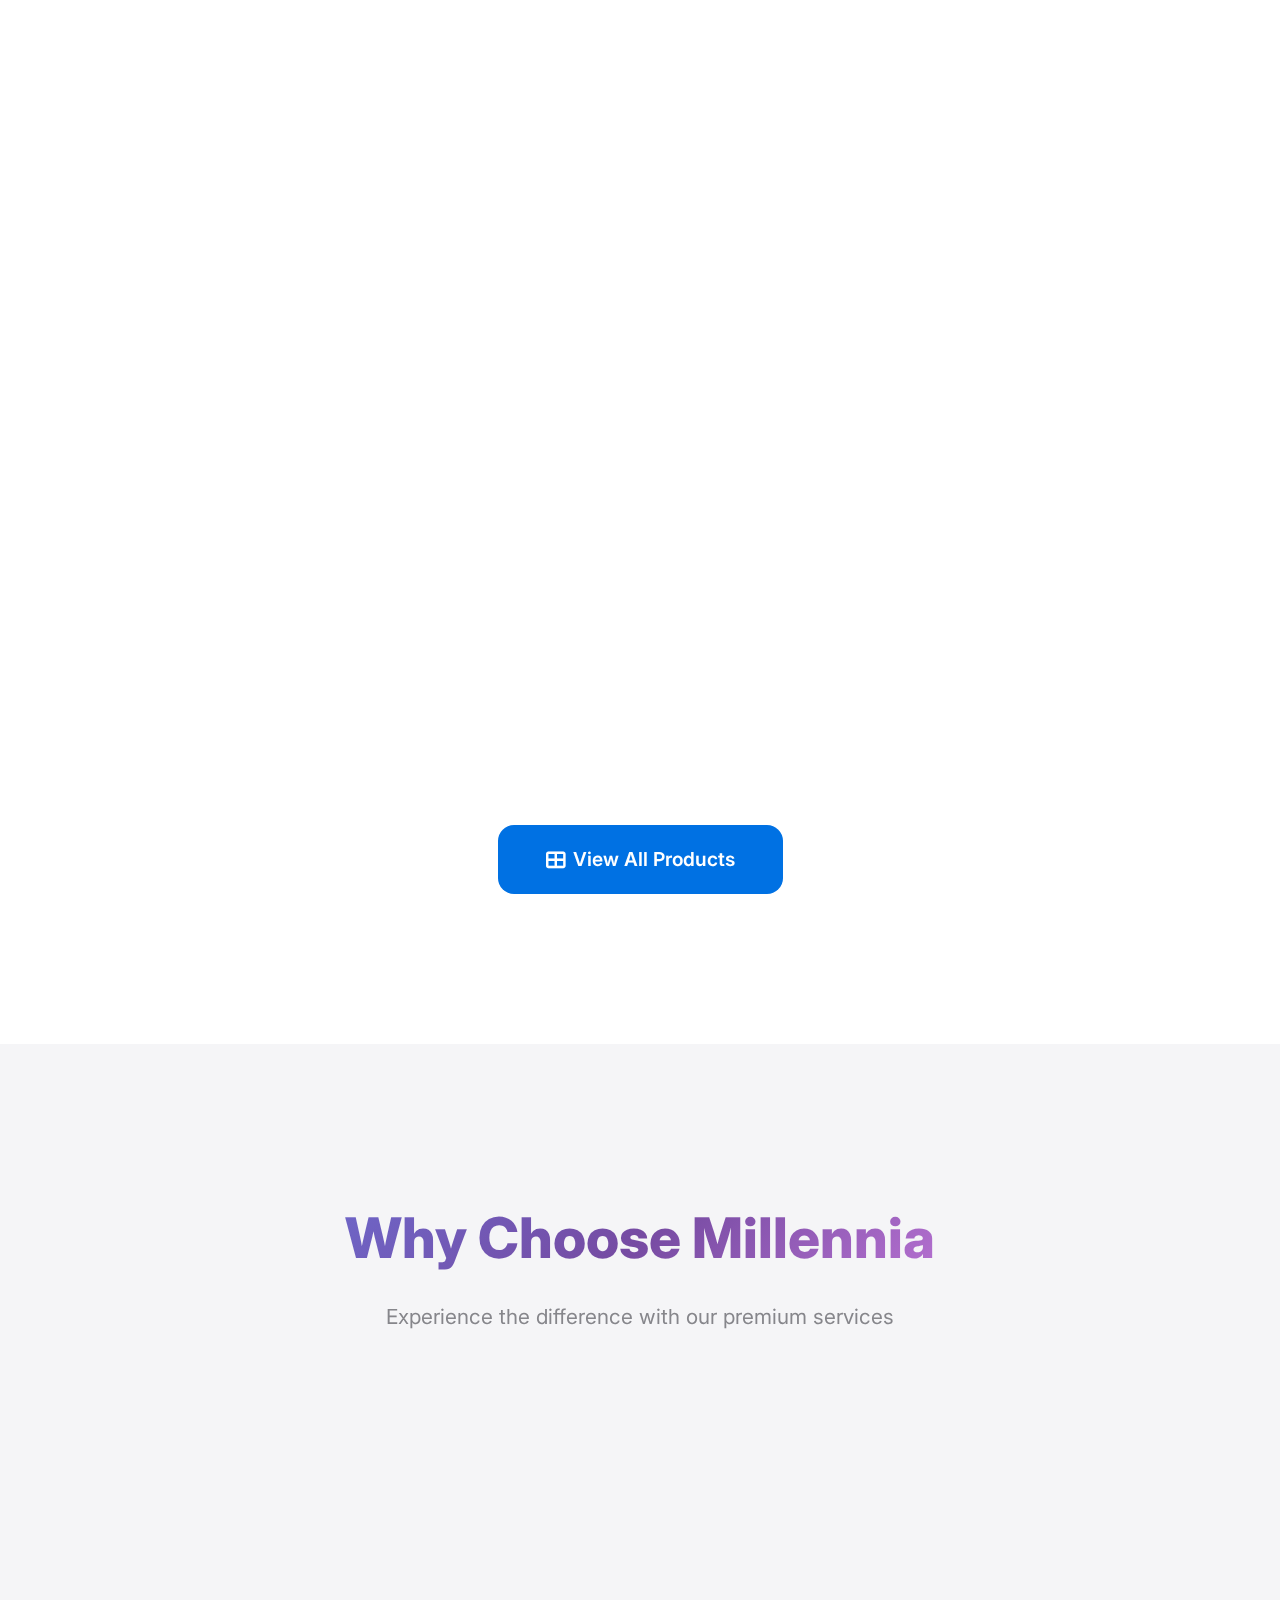
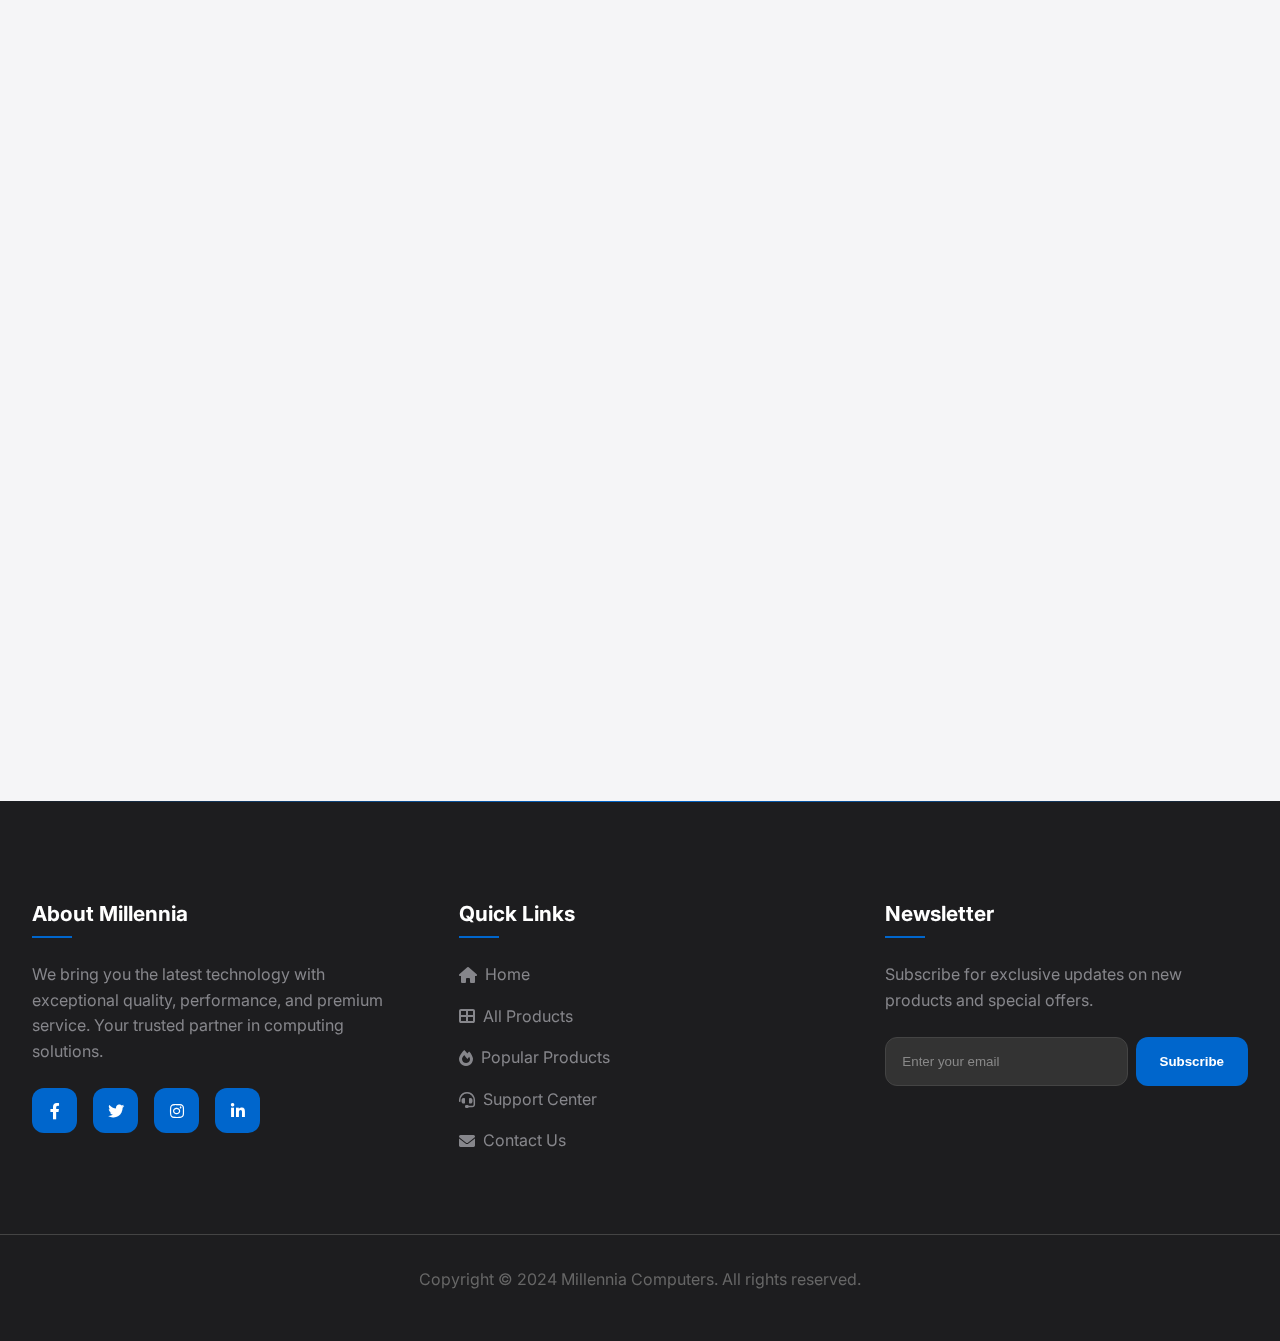
<file: product-details.html>
<!DOCTYPE html>
<html lang="en">
<head>
    <meta charset="UTF-8">
    <meta name="viewport" content="width=device-width, initial-scale=1.0">
    <title>Product Details - Millennia Computers</title>
    <link rel="stylesheet" href="styles.css">
    <link href="https://fonts.googleapis.com/css2?family=Inter:wght@300;400;500;600;700;800&display=swap" rel="stylesheet">
    <link rel="stylesheet" href="https://cdnjs.cloudflare.com/ajax/libs/font-awesome/6.0.0/css/all.min.css">
</head>
<body>
    <!-- Premium Glassmorphism Header -->
    <header class="header-premium">
        <div class="header-container-premium">
            <a href="home.html" class="logo-premium">
                <span class="logo-icon-premium">💻</span>
                Millennia Computers
            </a>
            
            <nav>
                <ul class="nav-premium">
                    <li><a href="home.html">Home</a></li>
                    <li><a href="about.html">About Us</a></li>
                    <li><a href="index.html">Products</a></li>
                    <li><a href="popular.html">Popular</a></li>
                    <li><a href="support.html">Support</a></li>
                </ul>
            </nav>
            
            <div class="header-actions-premium">
                <div class="search-premium">
                    <i class="fas fa-search search-icon-premium"></i>
                    <input type="text" placeholder="Search products..." id="search-input">
                </div>
                <button class="cart-premium">
                    <i class="fas fa-shopping-cart"></i>
                    <span class="cart-count-premium">0</span>
                </button>
            </div>
        </div>
    </header>

    <!-- Advanced Product Details Section -->
    <section class="product-details-premium">
        <div class="container-premium">
            <div class="product-breadcrumb-premium">
                <a href="home.html">Home</a>
                <i class="fas fa-chevron-right"></i>
                <a href="index.html">Products</a>
                <i class="fas fa-chevron-right"></i>
                <span id="product-category-breadcrumb">Loading...</span>
            </div>

            <div id="product-details-container-premium">
                <!-- Advanced loading animation -->
                <div class="product-loading-premium">
                    <div class="loading-skeleton">
                        <div class="skeleton-image"></div>
                        <div class="skeleton-content">
                            <div class="skeleton-line large"></div>
                            <div class="skeleton-line medium"></div>
                            <div class="skeleton-line small"></div>
                            <div class="skeleton-button"></div>
                        </div>
                    </div>
                </div>
            </div>
        </div>
    </section>

    <!-- Advanced Product Specifications -->
    <section class="specs-section-premium">
        <div class="container-premium">
            <div class="specs-tabs-premium">
                <button class="spec-tab active" data-tab="specifications">Specifications</button>
                <button class="spec-tab" data-tab="features">Key Features</button>
                <button class="spec-tab" data-tab="reviews">Customer Reviews</button>
                <button class="spec-tab" data-tab="support">Support</button>
            </div>
            
            <div class="specs-content-premium">
                <div id="specifications" class="spec-tab-content active">
                    <!-- Specifications will be loaded here -->
                </div>
                <div id="features" class="spec-tab-content">
                    <!-- Features will be loaded here -->
                </div>
                <div id="reviews" class="spec-tab-content">
                    <!-- Reviews will be loaded here -->
                </div>
                <div id="support" class="spec-tab-content">
                    <!-- Support content will be loaded here -->
                </div>
            </div>
        </div>
    </section>

    <!-- Advanced Related Products -->
    <section class="related-products-premium">
        <div class="container-premium">
            <div class="section-header-premium">
                <h2 class="section-title-premium">You Might Also Like</h2>
                <p class="section-subtitle-premium">Discover similar premium products</p>
            </div>
            
            <div class="products-carousel-premium" id="related-products-carousel">
                <!-- Related products carousel -->
            </div>
        </div>
    </section>

    <!-- Recently Viewed Products -->
    <section class="recently-viewed-premium">
        <div class="container-premium">
            <div class="section-header-premium">
                <h2 class="section-title-premium">Recently Viewed</h2>
                <p class="section-subtitle-premium">Continue your shopping journey</p>
            </div>
            
            <div class="products-grid-premium" id="recently-viewed-grid">
                <!-- Recently viewed products -->
            </div>
        </div>
    </section>

    <!-- Premium Footer -->
    <footer class="footer-premium">
        <div class="footer-content-premium">
            <div class="footer-section-premium">
                <h3>About Millennia</h3>
                <p>Your trusted partner in premium computing solutions.</p>
            </div>
            
            <div class="footer-section-premium">
                <h3>Quick Links</h3>
                <ul class="footer-links-premium">
                    <li><a href="home.html"><i class="fas fa-home"></i> Home</a></li>
                    <li><a href="index.html"><i class="fas fa-th-large"></i> All Products</a></li>
                    <li><a href="support.html"><i class="fas fa-headset"></i> Support</a></li>
                    <li><a href="contact.html"><i class="fas fa-envelope"></i> Contact</a></li>
                </ul>
            </div>
            
            <div class="footer-section-premium">
                <h3>Support</h3>
                <p>Need help with your premium product?</p>
                <div class="newsletter-premium">
                    <input type="email" placeholder="Your email">
                    <button>Contact Support</button>
                </div>
            </div>
        </div>
        
        <div class="copyright-premium">
            Copyright © 2024 Millennia Computers. All rights reserved.
        </div>
    </footer>

    <!-- Advanced 3D Image Viewer Modal -->
    <div id="3d-viewer-modal" class="viewer-modal-premium">
        <div class="viewer-content-premium">
            <span class="viewer-close">&times;</span>
            <div class="viewer-container-premium">
                <div class="viewer-controls-premium">
                    <button class="viewer-control" id="rotate-left"><i class="fas fa-undo"></i></button>
                    <button class="viewer-control" id="rotate-right"><i class="fas fa-redo"></i></button>
                    <button class="viewer-control" id="zoom-in"><i class="fas fa-search-plus"></i></button>
                    <button class="viewer-control" id="zoom-out"><i class="fas fa-search-minus"></i></button>
                    <button class="viewer-control" id="reset-view"><i class="fas fa-sync"></i></button>
                </div>
                <div class="3d-viewer-premium" id="3d-viewer">
                    <img id="viewer-image" src="" alt="3D Product View">
                </div>
                <div class="viewer-thumbnails-premium" id="viewer-thumbnails">
                    <!-- Thumbnails will be loaded here -->
                </div>
            </div>
        </div>
    </div>

    <!-- Product Comparison Modal -->
    <div id="comparison-modal" class="comparison-modal-premium">
        <div class="comparison-content-premium">
            <span class="comparison-close">&times;</span>
            <h3>Compare Products</h3>
            <div id="comparison-content"></div>
        </div>
    </div>

    <!-- Load scripts -->
    <script src="all-products.js"></script>
    <script>
        // Advanced Product Details Functionality
        document.addEventListener('DOMContentLoaded', function() {
            const productId = getProductIdFromURL();
            if (!productId) {
                window.location.href = 'index.html';
                return;
            }

            loadProductDetails(productId);
            setupAdvancedInteractions();
            initScrollAnimations();
            
            // Header scroll effect
            window.addEventListener('scroll', function() {
                const header = document.querySelector('.header-premium');
                if (window.scrollY > 100) {
                    header.classList.add('scrolled');
                } else {
                    header.classList.remove('scrolled');
                }
            });
        });

        function getProductIdFromURL() {
            const urlParams = new URLSearchParams(window.location.search);
            return parseInt(urlParams.get('id'));
        }

        function loadProductDetails(productId) {
            const allProducts = [
                ...laptops, 
                ...smartphones,
                ...pcComponents,
                ...gpus,
                ...ram,
                ...psuCasesCooling,
                ...storageDevices,
                ...motherboards,
                ...peripherals
            ];

            const product = allProducts.find(p => p.id === productId);
            
            if (!product) {
                showProductNotFound();
                return;
            }

            displayProductDetails(product);
            loadRelatedProducts(product, allProducts);
            loadRecentlyViewed();
            updateBreadcrumb(product);
            
            // Add to recently viewed
            addToRecentlyViewed(productId);
        }

        function displayProductDetails(product) {
            const container = document.getElementById('product-details-container-premium');
            
            container.innerHTML = `
                <div class="product-layout-premium">
                    <!-- Advanced Image Gallery with 3D Viewer -->
                    <div class="product-gallery-premium">
                        <div class="main-image-container-premium">
                            <img src="${product.image}" alt="${product.name}" class="main-product-image-premium" 
                                 onclick="open3DViewer('${product.image}')">
                            <div class="image-actions-premium">
                                <button class="image-action-btn" onclick="open3DViewer('${product.image}')">
                                    <i class="fas fa-cube"></i>
                                    3D View
                                </button>
                                <button class="image-action-btn" onclick="zoomImage('${product.image}')">
                                    <i class="fas fa-search-plus"></i>
                                    Zoom
                                </button>
                                <button class="image-action-btn" onclick="shareProduct(${product.id})">
                                    <i class="fas fa-share"></i>
                                    Share
                                </button>
                            </div>
                            <div class="product-badges-premium">
                                <span class="product-badge premium">Premium</span>
                                <span class="product-badge warranty">3-Year Warranty</span>
                                ${product.isNew ? '<span class="product-badge new">New</span>' : ''}
                            </div>
                        </div>
                        
                        <div class="image-thumbnails-premium">
                            <div class="thumbnail active" onclick="changeMainImage('${product.image}')">
                                <img src="${product.image}" alt="Main">
                            </div>
                            <!-- Additional thumbnails would be added here -->
                        </div>
                    </div>
                    
                    <!-- Advanced Product Information -->
                    <div class="product-info-advanced-premium">
                        <div class="product-header-premium">
                            <div class="product-category-badge-premium">${product.category}</div>
                            <h1 class="product-title-advanced-premium">${product.name}</h1>
                            <div class="product-rating-advanced-premium">
                                <div class="stars-advanced">
                                    ${'★'.repeat(5)}
                                    <span class="rating-text">4.9/5 • ${product.reviews}</span>
                                </div>
                                <button class="write-review-btn" onclick="scrollToReviews()">
                                    <i class="fas fa-pen"></i>
                                    Write Review
                                </button>
                            </div>
                        </div>
                        
                        <div class="product-pricing-premium">
                            <div class="current-price-premium">${product.price}</div>
                            ${product.originalPrice ? `
                                <div class="pricing-details">
                                    <span class="original-price-premium">${product.originalPrice}</span>
                                    <span class="discount-badge">Save ${calculateDiscount(product.originalPrice, product.price)}</span>
                                </div>
                            ` : ''}
                            <div class="emi-options-premium">
                                <span class="emi-text">EMI available from Rs. ${calculateEMI(product.price)}/month</span>
                                <button class="emi-calculator-btn" onclick="openEMICalculator(${product.price})">
                                    <i class="fas fa-calculator"></i>
                                    Calculate EMI
                                </button>
                            </div>
                        </div>
                        
                        <!-- Key Features Highlight -->
                        <div class="key-features-highlight-premium">
                            <h3>Key Highlights</h3>
                            <div class="features-grid-highlight">
                                ${product.keyFeatures ? product.keyFeatures.slice(0, 4).map(feature => `
                                    <div class="feature-highlight">
                                        <i class="fas fa-check-circle"></i>
                                        <span>${feature}</span>
                                    </div>
                                `).join('') : ''}
                            </div>
                        </div>
                        
                        <!-- Advanced Purchase Options -->
                        <div class="purchase-options-premium">
                            <div class="quantity-selector-premium">
                                <label>Quantity:</label>
                                <div class="quantity-controls">
                                    <button class="quantity-btn" onclick="decreaseQuantity()">-</button>
                                    <input type="number" id="product-quantity" value="1" min="1" max="10">
                                    <button class="quantity-btn" onclick="increaseQuantity()">+</button>
                                </div>
                            </div>
                            
                            <div class="action-buttons-premium">
                                <button class="btn-buy-now-premium" onclick="buyNow(${product.id})">
                                    <i class="fas fa-bolt"></i>
                                    Buy Now
                                </button>
                                <button class="btn-add-cart-advanced" onclick="addToCartAdvanced(${product.id})">
                                    <i class="fas fa-shopping-cart"></i>
                                    Add to Cart
                                </button>
                                <button class="btn-wishlist-advanced" onclick="toggleWishlistAdvanced(${product.id})">
                                    <i class="far fa-heart"></i>
                                </button>
                                <button class="btn-compare-advanced" onclick="addToComparison(${product.id})">
                                    <i class="fas fa-balance-scale"></i>
                                </button>
                            </div>
                        </div>
                        
                        <!-- Delivery Information -->
                        <div class="delivery-info-premium">
                            <div class="delivery-option">
                                <i class="fas fa-shipping-fast"></i>
                                <div class="delivery-details">
                                    <strong>Free Express Delivery</strong>
                                    <span>Delivery by tomorrow • Free</span>
                                </div>
                            </div>
                            <div class="delivery-option">
                                <i class="fas fa-store"></i>
                                <div class="delivery-details">
                                    <strong>Pickup from Store</strong>
                                    <span>Available today • Free</span>
                                </div>
                            </div>
                        </div>
                        
                        <!-- Trust Badges -->
                        <div class="trust-badges-premium">
                            <div class="trust-badge">
                                <i class="fas fa-shield-alt"></i>
                                <span>3-Year Warranty</span>
                            </div>
                            <div class="trust-badge">
                                <i class="fas fa-undo"></i>
                                <span>30-Day Returns</span>
                            </div>
                            <div class="trust-badge">
                                <i class="fas fa-headset"></i>
                                <span>24/7 Support</span>
                            </div>
                        </div>
                    </div>
                    
                    <!-- Product Summary Card (Sticky) -->
                    <div class="product-summary-card-premium">
                        <div class="summary-content">
                            <img src="${product.image}" alt="${product.name}" class="summary-image">
                            <div class="summary-details">
                                <h4>${product.name}</h4>
                                <div class="summary-price">${product.price}</div>
                                <div class="summary-rating">
                                    ${'★'.repeat(5)} <span>${product.reviews}</span>
                                </div>
                            </div>
                        </div>
                        <div class="summary-actions">
                            <button class="btn-buy-now-summary" onclick="buyNow(${product.id})">
                                <i class="fas fa-bolt"></i>
                                Buy Now
                            </button>
                            <button class="btn-add-cart-summary" onclick="addToCartAdvanced(${product.id})">
                                <i class="fas fa-shopping-cart"></i>
                                Add to Cart
                            </button>
                        </div>
                    </div>
                </div>
            `;

            // Load specifications and features
            loadSpecifications(product);
            loadFeatures(product);
            loadReviews(product);
            loadSupportContent(product);
        }

        function setupAdvancedInteractions() {
            setup3DViewer();
            setupSpecTabs();
            setupQuantityControls();
            setupStickySummary();
        }

        function setup3DViewer() {
            const modal = document.getElementById('3d-viewer-modal');
            const closeBtn = document.querySelector('.viewer-close');
            
            closeBtn.addEventListener('click', close3DViewer);
            modal.addEventListener('click', function(e) {
                if (e.target === modal) close3DViewer();
            });
            
            // Viewer controls
            document.getElementById('rotate-left').addEventListener('click', () => rotateImage(-15));
            document.getElementById('rotate-right').addEventListener('click', () => rotateImage(15));
            document.getElementById('zoom-in').addEventListener('click', () => zoomImageIn());
            document.getElementById('zoom-out').addEventListener('click', () => zoomImageOut());
            document.getElementById('reset-view').addEventListener('click', resetImageView);
            
            document.addEventListener('keydown', function(e) {
                if (e.key === 'Escape') close3DViewer();
            });
        }

        function open3DViewer(imageSrc) {
            const modal = document.getElementById('3d-viewer-modal');
            const viewerImage = document.getElementById('viewer-image');
            
            viewerImage.src = imageSrc;
            modal.style.display = 'block';
            document.body.style.overflow = 'hidden';
            
            resetImageView();
        }

        function close3DViewer() {
            const modal = document.getElementById('3d-viewer-modal');
            modal.style.display = 'none';
            document.body.style.overflow = 'auto';
        }

        function rotateImage(degrees) {
            const image = document.getElementById('viewer-image');
            const currentRotation = parseInt(image.style.transform.replace('rotate(', '').replace('deg)', '')) || 0;
            image.style.transform = `rotate(${currentRotation + degrees}deg)`;
        }

        function zoomImageIn() {
            const image = document.getElementById('viewer-image');
            const currentScale = parseFloat(image.style.transform.replace('scale(', '').replace(')', '')) || 1;
            image.style.transform = `scale(${Math.min(currentScale + 0.2, 3)})`;
        }

        function zoomImageOut() {
            const image = document.getElementById('viewer-image');
            const currentScale = parseFloat(image.style.transform.replace('scale(', '').replace(')', '')) || 1;
            image.style.transform = `scale(${Math.max(currentScale - 0.2, 0.5)})`;
        }

        function resetImageView() {
            const image = document.getElementById('viewer-image');
            image.style.transform = 'scale(1) rotate(0deg)';
        }

        function setupSpecTabs() {
            document.querySelectorAll('.spec-tab').forEach(tab => {
                tab.addEventListener('click', function() {
                    const tabId = this.getAttribute('data-tab');
                    
                    // Update active tab
                    document.querySelectorAll('.spec-tab').forEach(t => t.classList.remove('active'));
                    this.classList.add('active');
                    
                    // Show corresponding content
                    document.querySelectorAll('.spec-tab-content').forEach(content => {
                        content.classList.remove('active');
                    });
                    document.getElementById(tabId).classList.add('active');
                });
            });
        }

        function loadSpecifications(product) {
            const container = document.getElementById('specifications');
            container.innerHTML = `
                <div class="specs-grid-advanced">
                    ${product.specs ? product.specs.map(spec => `
                        <div class="spec-item-advanced">
                            <span class="spec-label">${spec.split(':')[0]}</span>
                            <span class="spec-value">${spec.split(':')[1] || spec}</span>
                        </div>
                    `).join('') : '<p>No specifications available.</p>'}
                </div>
            `;
        }

        function loadFeatures(product) {
            const container = document.getElementById('features');
            container.innerHTML = `
                <div class="features-grid-advanced">
                    ${product.keyFeatures ? product.keyFeatures.map(feature => `
                        <div class="feature-item-advanced">
                            <i class="fas fa-star"></i>
                            <span>${feature}</span>
                        </div>
                    `).join('') : '<p>No features listed.</p>'}
                </div>
            `;
        }

        function loadReviews(product) {
            const container = document.getElementById('reviews');
            container.innerHTML = `
                <div class="reviews-summary">
                    <div class="overall-rating">
                        <div class="rating-score">4.9</div>
                        <div class="rating-stars">${'★'.repeat(5)}</div>
                        <div class="rating-count">Based on ${product.reviews} reviews</div>
                    </div>
                    <div class="reviews-stats">
                        <!-- Review statistics would go here -->
                    </div>
                </div>
                <div class="reviews-list">
                    <!-- Sample reviews would be loaded here -->
                    <div class="review-item">
                        <div class="review-header">
                            <div class="reviewer">John D.</div>
                            <div class="review-rating">${'★'.repeat(5)}</div>
                        </div>
                        <div class="review-content">
                            Excellent product! Exceeded my expectations in every way.
                        </div>
                        <div class="review-date">2 days ago</div>
                    </div>
                </div>
            `;
        }

        function loadSupportContent(product) {
            const container = document.getElementById('support');
            container.innerHTML = `
                <div class="support-options">
                    <div class="support-option">
                        <i class="fas fa-file-alt"></i>
                        <div class="support-details">
                            <h4>Product Manual</h4>
                            <p>Download the complete user manual</p>
                            <button class="btn-download">Download PDF</button>
                        </div>
                    </div>
                    <div class="support-option">
                        <i class="fas fa-video"></i>
                        <div class="support-details">
                            <h4>Setup Tutorial</h4>
                            <p>Watch our step-by-step setup guide</p>
                            <button class="btn-watch">Watch Video</button>
                        </div>
                    </div>
                    <div class="support-option">
                        <i class="fas fa-headset"></i>
                        <div class="support-details">
                            <h4>24/7 Support</h4>
                            <p>Get help from our expert team</p>
                            <button class="btn-contact">Contact Support</button>
                        </div>
                    </div>
                </div>
            `;
        }

        // Advanced cart functionality
        function addToCartAdvanced(productId) {
            const quantity = parseInt(document.getElementById('product-quantity').value) || 1;
            
            for (let i = 0; i < quantity; i++) {
                addToCart(productId);
            }
            
            showPremiumNotification(`${quantity} item(s) added to cart!`);
        }

        function addToCart(productId) {
            const cartCount = document.querySelector('.cart-count-premium');
            let count = parseInt(cartCount.textContent) || 0;
            count++;
            cartCount.textContent = count;
            
            animateCartIcon();
        }

        function animateCartIcon() {
            const cart = document.querySelector('.cart-premium');
            cart.style.transform = 'scale(1.2)';
            setTimeout(() => {
                cart.style.transform = 'scale(1)';
            }, 300);
        }

        function showPremiumNotification(message) {
            const notification = document.createElement('div');
            notification.className = 'premium-notification';
            notification.innerHTML = `
                <div class="notification-content">
                    <i class="fas fa-check-circle"></i>
                    <span>${message}</span>
                </div>
            `;
            document.body.appendChild(notification);
            
            setTimeout(() => {
                notification.classList.add('show');
            }, 100);
            
            setTimeout(() => {
                notification.classList.remove('show');
                setTimeout(() => {
                    notification.remove();
                }, 300);
            }, 3000);
        }

        // Utility functions
        function calculateDiscount(original, current) {
            const orig = parseInt(original.replace(/[^\d]/g, ''));
            const curr = parseInt(current.replace(/[^\d]/g, ''));
            const discount = ((orig - curr) / orig * 100).toFixed(0);
            return discount + '%';
        }

        function calculateEMI(price) {
            const amount = parseInt(price.replace(/[^\d]/g, ''));
            return Math.round(amount / 12).toLocaleString();
        }

        function increaseQuantity() {
            const quantityInput = document.getElementById('product-quantity');
            const current = parseInt(quantityInput.value) || 1;
            if (current < 10) quantityInput.value = current + 1;
        }

        function decreaseQuantity() {
            const quantityInput = document.getElementById('product-quantity');
            const current = parseInt(quantityInput.value) || 1;
            if (current > 1) quantityInput.value = current - 1;
        }

        function setupStickySummary() {
            window.addEventListener('scroll', function() {
                const summary = document.querySelector('.product-summary-card-premium');
                const productLayout = document.querySelector('.product-layout-premium');
                
                if (summary && productLayout) {
                    const layoutRect = productLayout.getBoundingClientRect();
                    if (layoutRect.bottom < window.innerHeight) {
                        summary.classList.add('sticky-bottom');
                    } else {
                        summary.classList.remove('sticky-bottom');
                    }
                }
            });
        }

        function initScrollAnimations() {
            const observer = new IntersectionObserver((entries) => {
                entries.forEach(entry => {
                    if (entry.isIntersecting) {
                        entry.target.classList.add('visible');
                    }
                });
            }, { threshold: 0.1 });

            document.querySelectorAll('.fade-in-up').forEach(el => {
                observer.observe(el);
            });
        }

        // Placeholder functions for additional features
        function buyNow(productId) { showPremiumNotification('Proceeding to checkout...'); }
        function toggleWishlistAdvanced(productId) { showPremiumNotification('Added to wishlist!'); }
        function addToComparison(productId) { showPremiumNotification('Added to comparison!'); }
        function openEMICalculator(price) { showPremiumNotification('EMI Calculator opened!'); }
        function shareProduct(productId) { showPremiumNotification('Product shared!'); }
        function scrollToReviews() { document.getElementById('reviews').scrollIntoView({ behavior: 'smooth' }); }
        function changeMainImage(src) { document.querySelector('.main-product-image-premium').src = src; }
        function loadRelatedProducts(product, allProducts) { /* Implementation */ }
        function loadRecentlyViewed() { /* Implementation */ }
        function addToRecentlyViewed(productId) { /* Implementation */ }
        function updateBreadcrumb(product) { /* Implementation */ }
        function showProductNotFound() { /* Implementation */ }
    </script>

    <style>
        /* Advanced Product Details Styles */
        .product-details-premium {
            padding: 140px 0 50px;
            background: var(--primary-light);
        }

        .product-breadcrumb-premium {
            display: flex;
            align-items: center;
            gap: 0.5rem;
            margin-bottom: 2rem;
            color: var(--text-light);
            font-size: 0.9rem;
        }

        .product-breadcrumb-premium a {
            color: var(--text-light);
            text-decoration: none;
            transition: color 0.3s ease;
        }

        .product-breadcrumb-premium a:hover {
            color: var(--primary-blue);
        }

        .product-breadcrumb-premium i {
            font-size: 0.7rem;
        }

        .product-layout-premium {
            display: grid;
            grid-template-columns: 1fr 1fr 350px;
            gap: 3rem;
            position: relative;
        }

        .product-gallery-premium {
            position: relative;
        }

        .main-image-container-premium {
            background: white;
            border-radius: 24px;
            padding: 3rem;
            text-align: center;
            cursor: pointer;
            transition: all 0.3s ease;
            border: 2px solid var(--border-light);
            position: relative;
            overflow: hidden;
        }

        .main-image-container-premium:hover {
            border-color: var(--primary-blue);
            transform: translateY(-5px);
            box-shadow: var(--shadow-premium);
        }

        .main-product-image-premium {
            max-width: 100%;
            max-height: 400px;
            object-fit: contain;
            transition: transform 0.3s ease;
        }

        .image-actions-premium {
            position: absolute;
            bottom: 1.5rem;
            left: 50%;
            transform: translateX(-50%);
            display: flex;
            gap: 0.5rem;
            opacity: 0;
            transition: opacity 0.3s ease;
        }

        .main-image-container-premium:hover .image-actions-premium {
            opacity: 1;
        }

        .image-action-btn {
            background: rgba(0, 0, 0, 0.8);
            color: white;
            border: none;
            padding: 0.5rem 1rem;
            border-radius: 20px;
            cursor: pointer;
            font-size: 0.8rem;
            display: flex;
            align-items: center;
            gap: 0.5rem;
            transition: all 0.3s ease;
        }

        .image-action-btn:hover {
            background: var(--primary-blue);
            transform: translateY(-2px);
        }

        .product-badges-premium {
            position: absolute;
            top: 1.5rem;
            left: 1.5rem;
            display: flex;
            flex-direction: column;
            gap: 0.5rem;
        }

        .product-badge {
            padding: 0.3rem 0.8rem;
            border-radius: 15px;
            font-size: 0.7rem;
            font-weight: 700;
            text-transform: uppercase;
            letter-spacing: 0.5px;
        }

        .product-badge.premium {
            background: var(--gradient-premium);
            color: white;
        }

        .product-badge.warranty {
            background: var(--primary-blue);
            color: white;
        }

        .product-badge.new {
            background: #00c853;
            color: white;
        }

        .image-thumbnails-premium {
            display: flex;
            gap: 1rem;
            margin-top: 1rem;
            overflow-x: auto;
        }

        .thumbnail {
            width: 80px;
            height: 80px;
            border-radius: 12px;
            border: 2px solid var(--border-light);
            cursor: pointer;
            transition: all 0.3s ease;
            flex-shrink: 0;
            overflow: hidden;
        }

        .thumbnail.active {
            border-color: var(--primary-blue);
        }

        .thumbnail img {
            width: 100%;
            height: 100%;
            object-fit: cover;
        }

        .product-info-advanced-premium {
            padding: 1rem 0;
        }

        .product-header-premium {
            margin-bottom: 2rem;
        }

        .product-category-badge-premium {
            display: inline-block;
            background: var(--primary-blue);
            color: white;
            padding: 0.5rem 1rem;
            border-radius: 20px;
            font-size: 0.8rem;
            font-weight: 700;
            text-transform: uppercase;
            letter-spacing: 0.5px;
            margin-bottom: 1rem;
        }

        .product-title-advanced-premium {
            font-size: 2.5rem;
            font-weight: 800;
            margin-bottom: 1rem;
            color: var(--text-dark);
            line-height: 1.2;
        }

        .product-rating-advanced-premium {
            display: flex;
            align-items: center;
            gap: 1.5rem;
        }

        .stars-advanced {
            display: flex;
            align-items: center;
            gap: 0.5rem;
            color: #ffb400;
        }

        .rating-text {
            color: var(--text-light);
            font-size: 0.9rem;
        }

        .write-review-btn {
            background: transparent;
            border: 1px solid var(--border-light);
            padding: 0.5rem 1rem;
            border-radius: 8px;
            cursor: pointer;
            color: var(--text-dark);
            font-size: 0.9rem;
            transition: all 0.3s ease;
            display: flex;
            align-items: center;
            gap: 0.5rem;
        }

        .write-review-btn:hover {
            border-color: var(--primary-blue);
            color: var(--primary-blue);
        }

        .product-pricing-premium {
            margin-bottom: 2rem;
            padding: 1.5rem;
            background: white;
            border-radius: 16px;
            box-shadow: var(--shadow-soft);
        }

        .current-price-premium {
            font-size: 2.5rem;
            font-weight: 800;
            color: var(--primary-blue);
            margin-bottom: 0.5rem;
        }

        .pricing-details {
            display: flex;
            align-items: center;
            gap: 1rem;
            margin-bottom: 1rem;
        }

        .original-price-premium {
            font-size: 1.2rem;
            color: var(--text-light);
            text-decoration: line-through;
        }

        .discount-badge {
            background: #00c853;
            color: white;
            padding: 0.3rem 0.8rem;
            border-radius: 15px;
            font-size: 0.8rem;
            font-weight: 700;
        }

        .emi-options-premium {
            display: flex;
            align-items: center;
            gap: 1rem;
        }

        .emi-text {
            color: var(--text-dark);
            font-weight: 600;
        }

        .emi-calculator-btn {
            background: transparent;
            border: 1px solid var(--primary-blue);
            color: var(--primary-blue);
            padding: 0.3rem 0.8rem;
            border-radius: 8px;
            cursor: pointer;
            font-size: 0.8rem;
            display: flex;
            align-items: center;
            gap: 0.3rem;
            transition: all 0.3s ease;
        }

        .emi-calculator-btn:hover {
            background: var(--primary-blue);
            color: white;
        }

        .key-features-highlight-premium {
            margin-bottom: 2rem;
        }

        .key-features-highlight-premium h3 {
            font-size: 1.3rem;
            font-weight: 700;
            margin-bottom: 1rem;
            color: var(--text-dark);
        }

        .features-grid-highlight {
            display: grid;
            grid-template-columns: 1fr 1fr;
            gap: 1rem;
        }

        .feature-highlight {
            display: flex;
            align-items: center;
            gap: 0.75rem;
            padding: 0.75rem;
            background: white;
            border-radius: 12px;
            border: 1px solid var(--border-light);
        }

        .feature-highlight i {
            color: var(--primary-blue);
        }

        .purchase-options-premium {
            margin-bottom: 2rem;
            padding: 1.5rem;
            background: white;
            border-radius: 16px;
            box-shadow: var(--shadow-soft);
        }

        .quantity-selector-premium {
            display: flex;
            align-items: center;
            gap: 1rem;
            margin-bottom: 1.5rem;
        }

        .quantity-selector-premium label {
            font-weight: 600;
            color: var(--text-dark);
        }

        .quantity-controls {
            display: flex;
            align-items: center;
            border: 1px solid var(--border-light);
            border-radius: 8px;
            overflow: hidden;
        }

        .quantity-btn {
            background: var(--primary-light);
            border: none;
            width: 40px;
            height: 40px;
            cursor: pointer;
            transition: background 0.3s ease;
        }

        .quantity-btn:hover {
            background: var(--border-light);
        }

        #product-quantity {
            width: 60px;
            height: 40px;
            border: none;
            text-align: center;
            font-size: 1rem;
            font-weight: 600;
        }

        .action-buttons-premium {
            display: grid;
            grid-template-columns: 1fr 1fr auto auto;
            gap: 0.75rem;
        }

        .btn-buy-now-premium {
            background: var(--gradient-premium);
            color: white;
            border: none;
            padding: 1rem 1.5rem;
            border-radius: 12px;
            font-weight: 600;
            cursor: pointer;
            transition: all 0.3s ease;
            display: flex;
            align-items: center;
            justify-content: center;
            gap: 0.5rem;
        }

        .btn-buy-now-premium:hover {
            transform: translateY(-2px);
            box-shadow: var(--shadow-premium);
        }

        .btn-add-cart-advanced {
            background: var(--primary-blue);
            color: white;
            border: none;
            padding: 1rem 1.5rem;
            border-radius: 12px;
            font-weight: 600;
            cursor: pointer;
            transition: all 0.3s ease;
            display: flex;
            align-items: center;
            justify-content: center;
            gap: 0.5rem;
        }

        .btn-add-cart-advanced:hover {
            background: var(--accent-hover);
            transform: translateY(-2px);
        }

        .btn-wishlist-advanced,
        .btn-compare-advanced {
            background: white;
            border: 1px solid var(--border-light);
            width: 50px;
            height: 50px;
            border-radius: 12px;
            cursor: pointer;
            transition: all 0.3s ease;
            display: flex;
            align-items: center;
            justify-content: center;
        }

        .btn-wishlist-advanced:hover,
        .btn-compare-advanced:hover {
            border-color: var(--primary-blue);
            color: var(--primary-blue);
            transform: translateY(-2px);
        }

        .delivery-info-premium {
            margin-bottom: 2rem;
        }

        .delivery-option {
            display: flex;
            align-items: center;
            gap: 1rem;
            padding: 1rem;
            background: white;
            border-radius: 12px;
            margin-bottom: 0.5rem;
            border: 1px solid var(--border-light);
        }

        .delivery-option i {
            color: var(--primary-blue);
            font-size: 1.2rem;
        }

        .delivery-details strong {
            display: block;
            color: var(--text-dark);
            margin-bottom: 0.2rem;
        }

        .delivery-details span {
            color: var(--text-light);
            font-size: 0.9rem;
        }

        .trust-badges-premium {
            display: flex;
            gap: 1rem;
        }

        .trust-badge {
            display: flex;
            align-items: center;
            gap: 0.5rem;
            padding: 0.75rem 1rem;
            background: white;
            border-radius: 12px;
            border: 1px solid var(--border-light);
            font-size: 0.8rem;
            font-weight: 600;
        }

        .trust-badge i {
            color: var(--primary-blue);
        }

        .product-summary-card-premium {
            background: white;
            border-radius: 20px;
            padding: 1.5rem;
            box-shadow: var(--shadow-premium);
            position: sticky;
            top: 100px;
            height: fit-content;
        }

        .product-summary-card-premium.sticky-bottom {
            position: fixed;
            bottom: 2rem;
            top: auto;
            left: 50%;
            transform: translateX(-50%);
            width: 90%;
            max-width: 400px;
            z-index: 100;
        }

        .summary-content {
            display: flex;
            gap: 1rem;
            margin-bottom: 1.5rem;
        }

        .summary-image {
            width: 80px;
            height: 80px;
            object-fit: contain;
            border-radius: 12px;
        }

        .summary-details h4 {
            font-size: 1rem;
            font-weight: 700;
            margin-bottom: 0.5rem;
            color: var(--text-dark);
        }

        .summary-price {
            font-size: 1.3rem;
            font-weight: 800;
            color: var(--primary-blue);
            margin-bottom: 0.5rem;
        }

        .summary-rating {
            display: flex;
            align-items: center;
            gap: 0.5rem;
            color: #ffb400;
            font-size: 0.8rem;
        }

        .summary-actions {
            display: flex;
            gap: 0.75rem;
        }

        .btn-buy-now-summary,
        .btn-add-cart-summary {
            flex: 1;
            padding: 0.75rem 1rem;
            border: none;
            border-radius: 8px;
            font-weight: 600;
            cursor: pointer;
            transition: all 0.3s ease;
            display: flex;
            align-items: center;
            justify-content: center;
            gap: 0.5rem;
        }

        .btn-buy-now-summary {
            background: var(--gradient-premium);
            color: white;
        }

        .btn-add-cart-summary {
            background: var(--primary-blue);
            color: white;
        }

        .btn-buy-now-summary:hover,
        .btn-add-cart-summary:hover {
            transform: translateY(-2px);
        }

        /* 3D Viewer Modal */
        .viewer-modal-premium {
            display: none;
            position: fixed;
            top: 0;
            left: 0;
            width: 100%;
            height: 100%;
            background: rgba(0, 0, 0, 0.9);
            z-index: 2000;
            backdrop-filter: blur(10px);
        }

        .viewer-content-premium {
            position: absolute;
            top: 50%;
            left: 50%;
            transform: translate(-50%, -50%);
            background: rgba(255, 255, 255, 0.1);
            border-radius: 24px;
            width: 90%;
            height: 90%;
            padding: 2rem;
            backdrop-filter: blur(20px);
            border: 1px solid rgba(255, 255, 255, 0.2);
        }

        .viewer-close {
            position: absolute;
            top: 1rem;
            right: 1.5rem;
            font-size: 2rem;
            cursor: pointer;
            color: white;
            z-index: 2001;
        }

        .viewer-container-premium {
            height: 100%;
            display: flex;
            flex-direction: column;
        }

        .viewer-controls-premium {
            display: flex;
            gap: 1rem;
            margin-bottom: 1rem;
            justify-content: center;
        }

        .viewer-control {
            background: rgba(255, 255, 255, 0.2);
            border: none;
            color: white;
            width: 50px;
            height: 50px;
            border-radius: 50%;
            cursor: pointer;
            transition: all 0.3s ease;
            display: flex;
            align-items: center;
            justify-content: center;
        }

        .viewer-control:hover {
            background: rgba(255, 255, 255, 0.3);
            transform: scale(1.1);
        }

        .3d-viewer-premium {
            flex: 1;
            display: flex;
            align-items: center;
            justify-content: center;
            overflow: hidden;
        }

        #viewer-image {
            max-width: 100%;
            max-height: 100%;
            object-fit: contain;
            transition: transform 0.3s ease;
        }

        .viewer-thumbnails-premium {
            display: flex;
            gap: 1rem;
            margin-top: 1rem;
            justify-content: center;
        }

        /* Loading Skeleton */
        .product-loading-premium {
            padding: 2rem 0;
        }

        .loading-skeleton {
            display: grid;
            grid-template-columns: 1fr 1fr;
            gap: 3rem;
        }

        .skeleton-image {
            background: linear-gradient(90deg, #f0f0f0 25%, #e0e0e0 50%, #f0f0f0 75%);
            background-size: 200% 100%;
            animation: loading 1.5s infinite;
            border-radius: 20px;
            height: 400px;
        }

        .skeleton-content {
            padding: 1rem 0;
        }

        .skeleton-line {
            background: linear-gradient(90deg, #f0f0f0 25%, #e0e0e0 50%, #f0f0f0 75%);
            background-size: 200% 100%;
            animation: loading 1.5s infinite;
            border-radius: 4px;
            margin-bottom: 1rem;
        }

        .skeleton-line.large {
            height: 2rem;
            width: 80%;
        }

        .skeleton-line.medium {
            height: 1.5rem;
            width: 60%;
        }

        .skeleton-line.small {
            height: 1rem;
            width: 40%;
        }

        .skeleton-button {
            background: linear-gradient(90deg, #f0f0f0 25%, #e0e0e0 50%, #f0f0f0 75%);
            background-size: 200% 100%;
            animation: loading 1.5s infinite;
            border-radius: 8px;
            height: 3rem;
            width: 200px;
            margin-top: 2rem;
        }

        @keyframes loading {
            0% { background-position: 200% 0; }
            100% { background-position: -200% 0; }
        }

        /* Responsive Design */
        @media (max-width: 1200px) {
            .product-layout-premium {
                grid-template-columns: 1fr 1fr;
            }
            
            .product-summary-card-premium {
                grid-column: 1 / -1;
                position: static;
                margin-top: 2rem;
            }
        }

        @media (max-width: 768px) {
            .product-layout-premium {
                grid-template-columns: 1fr;
            }
            
            .action-buttons-premium {
                grid-template-columns: 1fr;
            }
            
            .features-grid-highlight {
                grid-template-columns: 1fr;
            }
        }
    </style>
</body>
</html>
</file>
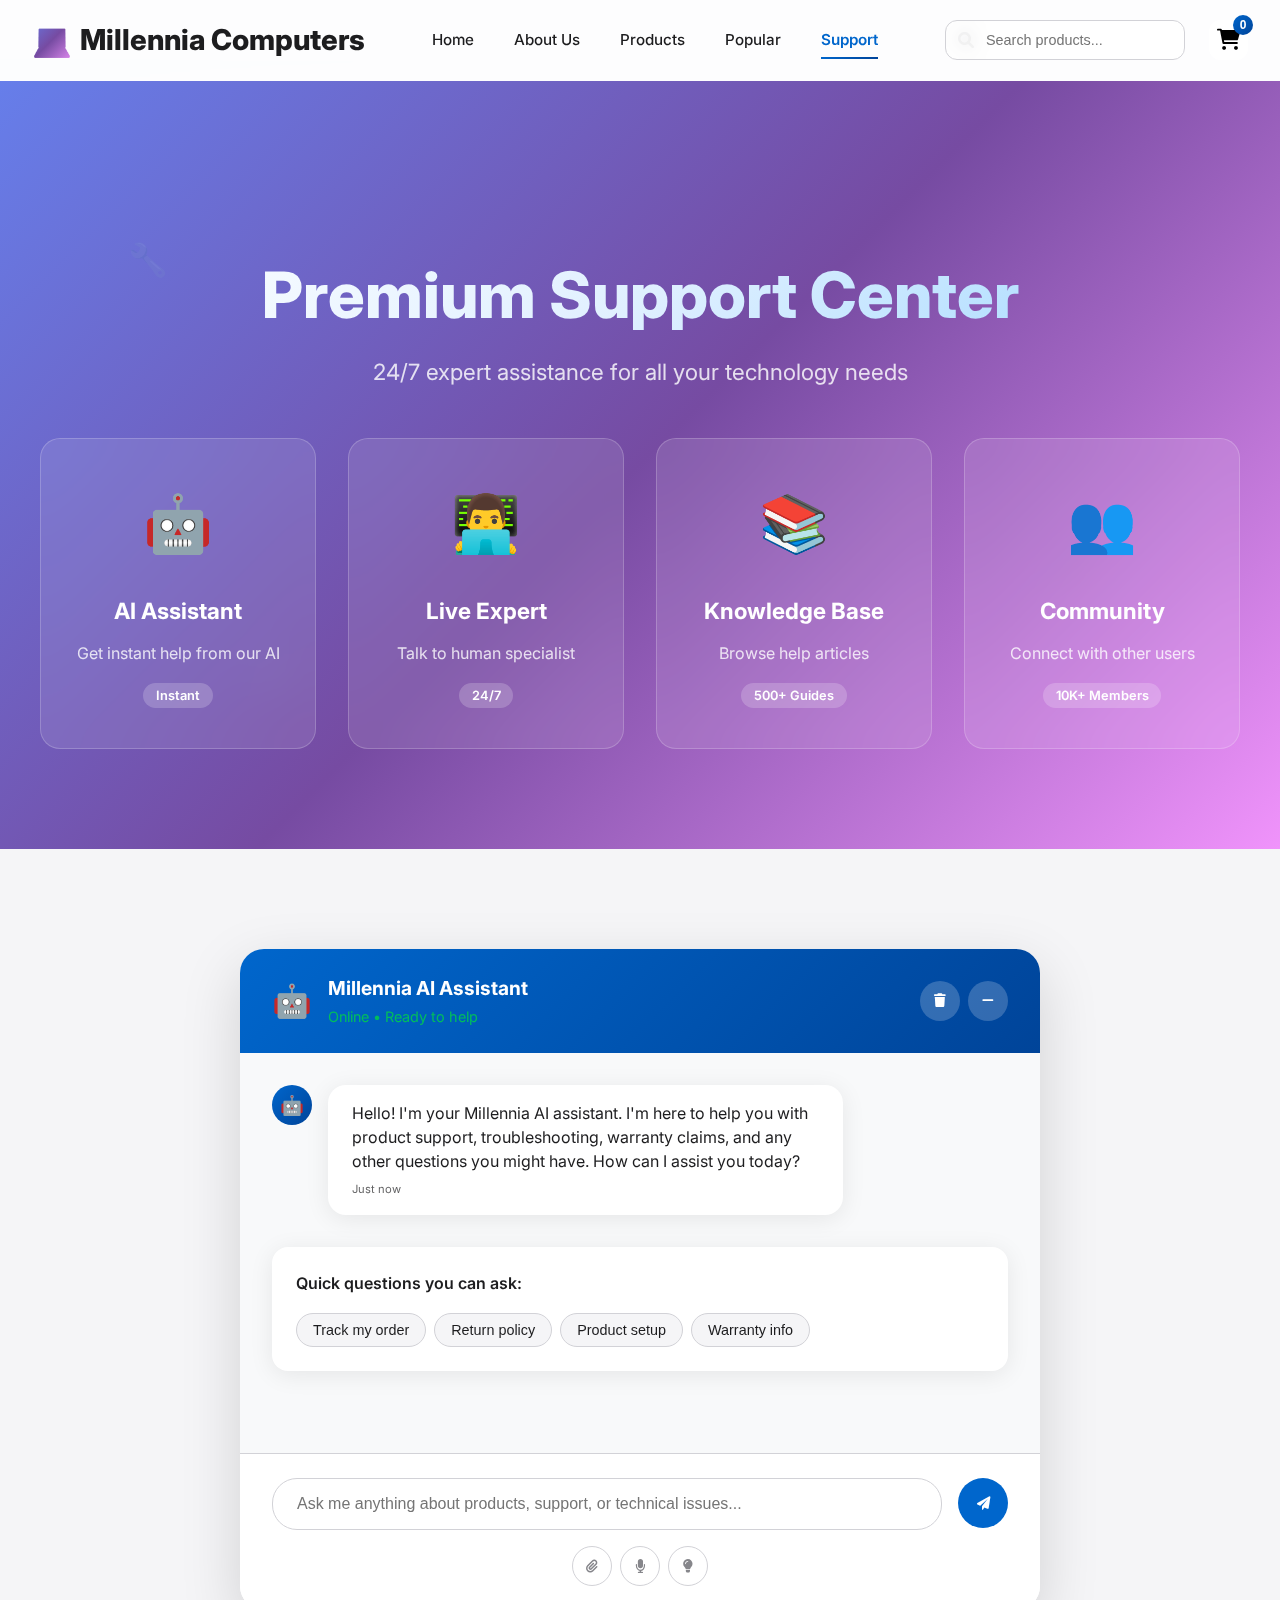
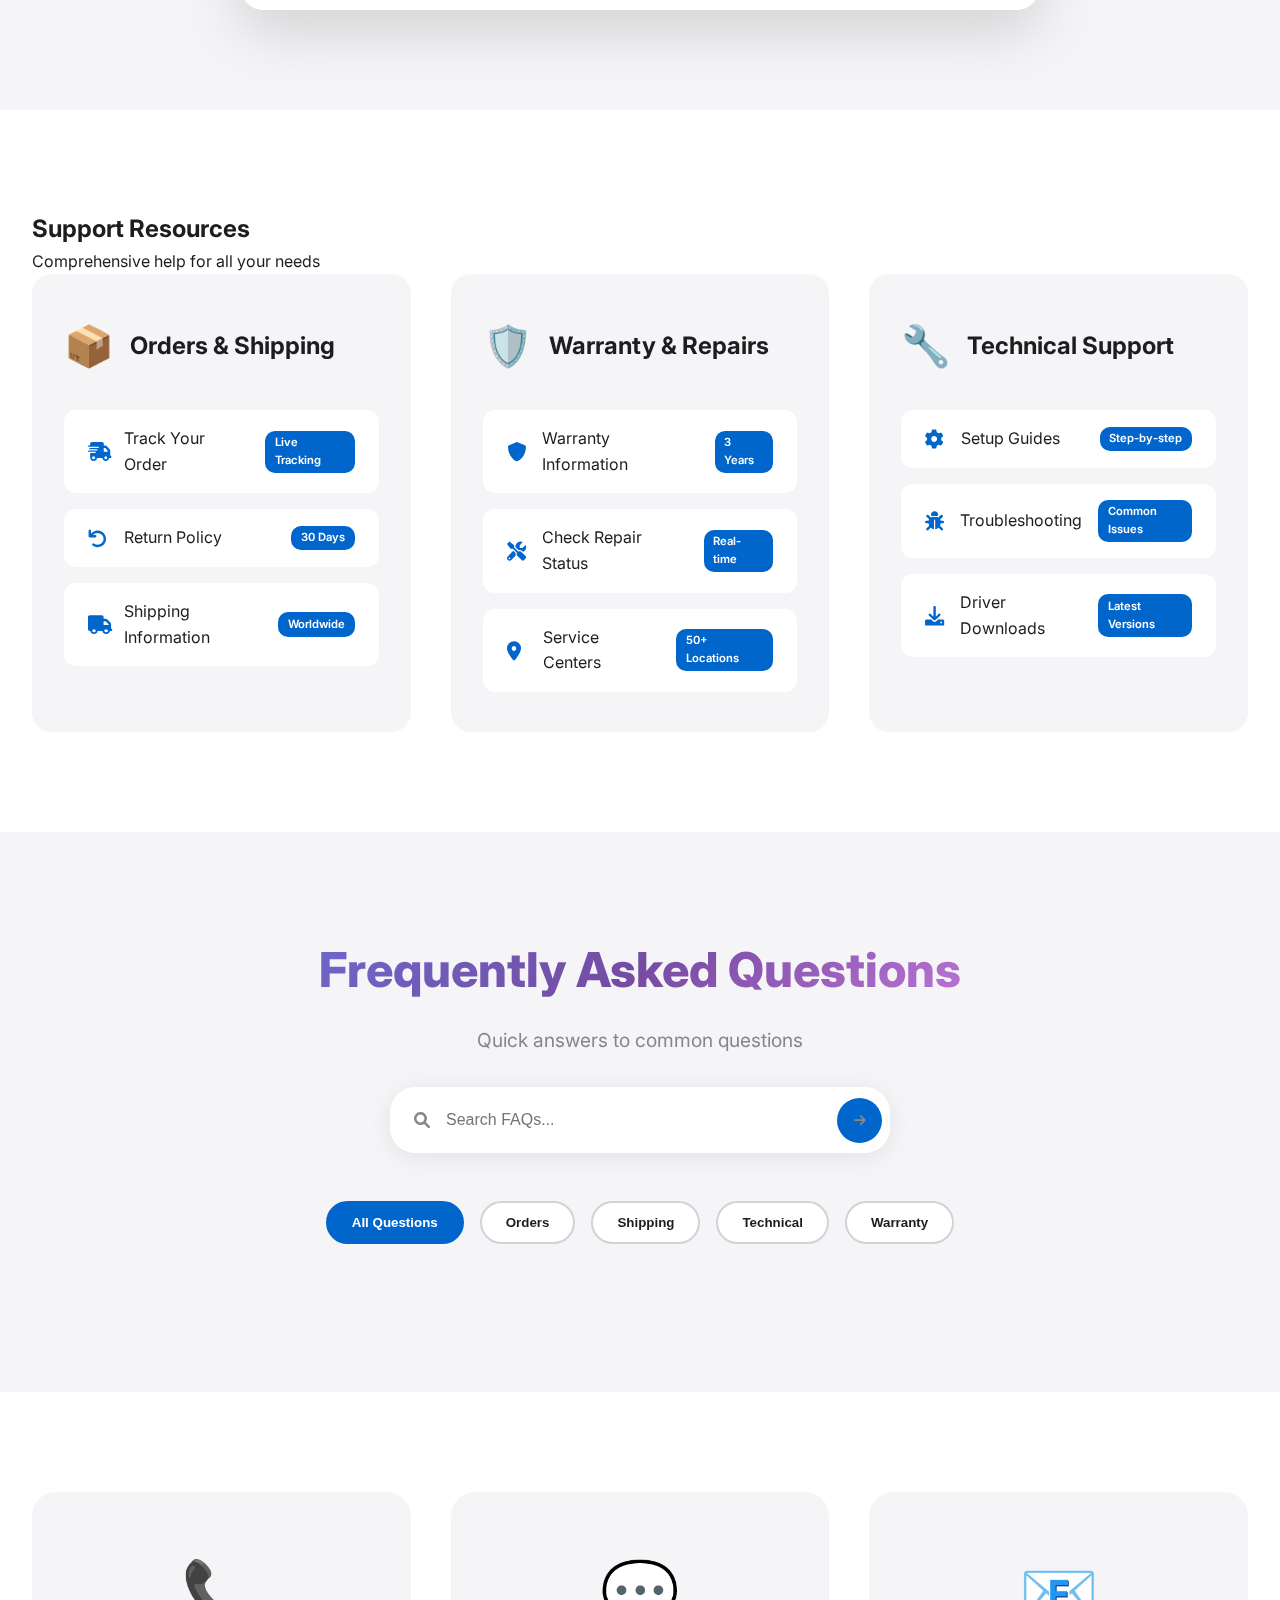
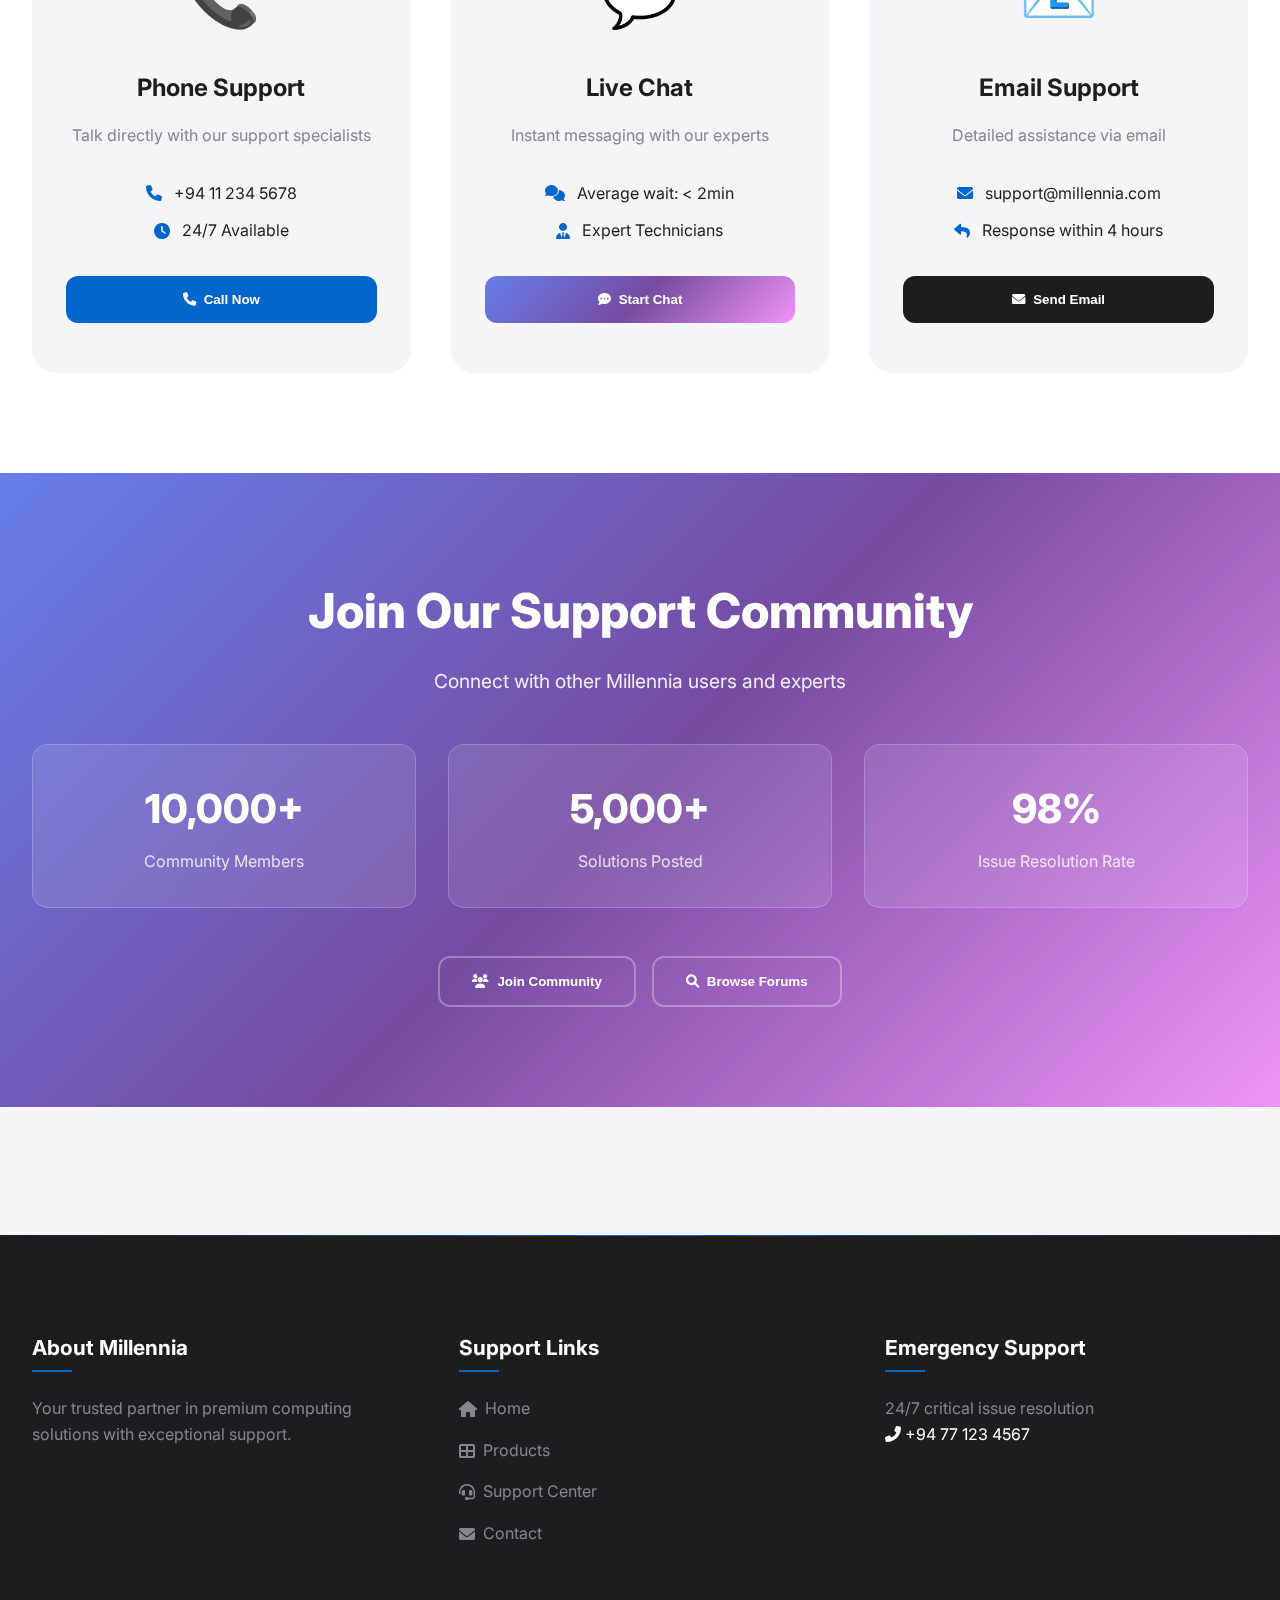
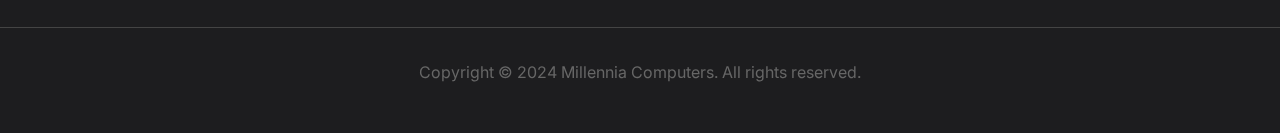
<file: support.html>
<!DOCTYPE html>
<html lang="en">
<head>
    <meta charset="UTF-8">
    <meta name="viewport" content="width=device-width, initial-scale=1.0">
    <title>Premium Support - Millennia Computers</title>
    <link rel="stylesheet" href="styles.css">
    <link href="https://fonts.googleapis.com/css2?family=Inter:wght@300;400;500;600;700;800&display=swap" rel="stylesheet">
    <link rel="stylesheet" href="https://cdnjs.cloudflare.com/ajax/libs/font-awesome/6.0.0/css/all.min.css">
</head>
<body>
    <!-- Premium Glassmorphism Header -->
    <header class="header-premium">
        <div class="header-container-premium">
            <a href="home.html" class="logo-premium">
                <span class="logo-icon-premium">💻</span>
                Millennia Computers
            </a>
            
            <nav>
                <ul class="nav-premium">
                    <li><a href="home.html">Home</a></li>
                    <li><a href="about.html">About Us</a></li>
                    <li><a href="index.html">Products</a></li>
                    <li><a href="popular.html">Popular</a></li>
                    <li><a href="support.html" class="active">Support</a></li>
                </ul>
            </nav>
            
            <div class="header-actions-premium">
                <div class="search-premium">
                    <i class="fas fa-search search-icon-premium"></i>
                    <input type="text" placeholder="Search products..." id="search-input">
                </div>
                <button class="cart-premium">
                    <i class="fas fa-shopping-cart"></i>
                    <span class="cart-count-premium">0</span>
                </button>
            </div>
        </div>
    </header>

    <!-- Premium Support Hero -->
    <section class="support-hero-premium">
        <div class="container-premium">
            <div class="hero-content-premium">
                <h1 class="hero-title-premium">Premium Support Center</h1>
                <p class="hero-subtitle-premium">24/7 expert assistance for all your technology needs</p>
                
                <!-- Support Quick Actions -->
                <div class="support-quick-actions">
                    <div class="quick-action-card" onclick="openAIChat()">
                        <div class="action-icon">🤖</div>
                        <h3>AI Assistant</h3>
                        <p>Get instant help from our AI</p>
                        <span class="action-badge">Instant</span>
                    </div>
                    
                    <div class="quick-action-card" onclick="scrollToContact()">
                        <div class="action-icon">👨‍💻</div>
                        <h3>Live Expert</h3>
                        <p>Talk to human specialist</p>
                        <span class="action-badge">24/7</span>
                    </div>
                    
                    <div class="quick-action-card" onclick="openKnowledgeBase()">
                        <div class="action-icon">📚</div>
                        <h3>Knowledge Base</h3>
                        <p>Browse help articles</p>
                        <span class="action-badge">500+ Guides</span>
                    </div>
                    
                    <div class="quick-action-card" onclick="openCommunity()">
                        <div class="action-icon">👥</div>
                        <h3>Community</h3>
                        <p>Connect with other users</p>
                        <span class="action-badge">10K+ Members</span>
                    </div>
                </div>
            </div>
        </div>
        
        <!-- Animated Background -->
        <div class="support-hero-background">
            <div class="floating-support-icon">🔧</div>
            <div class="floating-support-icon">🛠️</div>
            <div class="floating-support-icon">⚙️</div>
        </div>
    </section>

    <!-- AI Chatbot Section -->
    <section class="ai-chatbot-section">
        <div class="container-premium">
            <div class="chatbot-container-premium">
                <div class="chatbot-header-premium">
                    <div class="chatbot-avatar">
                        <div class="avatar-icon">🤖</div>
                        <div class="avatar-status">
                            <h3>Millennia AI Assistant</h3>
                            <span class="status online">Online • Ready to help</span>
                        </div>
                    </div>
                    <div class="chatbot-actions">
                        <button class="chat-action" onclick="clearChat()">
                            <i class="fas fa-trash"></i>
                        </button>
                        <button class="chat-action" onclick="minimizeChat()">
                            <i class="fas fa-minus"></i>
                        </button>
                    </div>
                </div>
                
                <div class="chatbot-messages" id="chat-messages">
                    <div class="message ai-message">
                        <div class="message-avatar">🤖</div>
                        <div class="message-content">
                            <p>Hello! I'm your Millennia AI assistant. I'm here to help you with product support, troubleshooting, warranty claims, and any other questions you might have. How can I assist you today?</p>
                            <span class="message-time">Just now</span>
                        </div>
                    </div>
                    
                    <!-- Quick Questions -->
                    <div class="quick-questions">
                        <p>Quick questions you can ask:</p>
                        <div class="question-chips">
                            <button class="question-chip" onclick="askQuestion('How do I track my order?')">Track my order</button>
                            <button class="question-chip" onclick="askQuestion('What is your return policy?')">Return policy</button>
                            <button class="question-chip" onclick="askQuestion('How to setup my new laptop?')">Product setup</button>
                            <button class="question-chip" onclick="askQuestion('Warranty information')">Warranty info</button>
                        </div>
                    </div>
                </div>
                
                <div class="chatbot-input-premium">
                    <div class="input-container">
                        <input type="text" placeholder="Ask me anything about products, support, or technical issues..." id="chat-input">
                        <button class="send-button" onclick="sendMessage()">
                            <i class="fas fa-paper-plane"></i>
                        </button>
                    </div>
                    <div class="input-actions">
                        <button class="input-action" onclick="attachFile()">
                            <i class="fas fa-paperclip"></i>
                        </button>
                        <button class="input-action" onclick="startVoiceInput()">
                            <i class="fas fa-microphone"></i>
                        </button>
                        <button class="input-action" onclick="showSuggestions()">
                            <i class="fas fa-lightbulb"></i>
                        </button>
                    </div>
                </div>
            </div>
        </div>
    </section>

    <!-- Advanced Support Resources -->
    <section class="support-resources-premium">
        <div class="container-premium">
            <div class="section-header-premium">
                <h2 class="section-title-premium">Support Resources</h2>
                <p class="section-subtitle-premium">Comprehensive help for all your needs</p>
            </div>
            
            <div class="resources-grid-premium">
                <div class="resource-category-premium">
                    <div class="category-header">
                        <div class="category-icon">📦</div>
                        <h3>Orders & Shipping</h3>
                    </div>
                    <div class="resource-links">
                        <a href="#" class="resource-link" onclick="showResource('track-order')">
                            <i class="fas fa-shipping-fast"></i>
                            Track Your Order
                            <span class="link-badge">Live Tracking</span>
                        </a>
                        <a href="#" class="resource-link" onclick="showResource('return-policy')">
                            <i class="fas fa-undo"></i>
                            Return Policy
                            <span class="link-badge">30 Days</span>
                        </a>
                        <a href="#" class="resource-link" onclick="showResource('shipping-info')">
                            <i class="fas fa-truck"></i>
                            Shipping Information
                            <span class="link-badge">Worldwide</span>
                        </a>
                    </div>
                </div>
                
                <div class="resource-category-premium">
                    <div class="category-header">
                        <div class="category-icon">🛡️</div>
                        <h3>Warranty & Repairs</h3>
                    </div>
                    <div class="resource-links">
                        <a href="#" class="resource-link" onclick="showResource('warranty-info')">
                            <i class="fas fa-shield-alt"></i>
                            Warranty Information
                            <span class="link-badge">3 Years</span>
                        </a>
                        <a href="#" class="resource-link" onclick="showResource('repair-status')">
                            <i class="fas fa-tools"></i>
                            Check Repair Status
                            <span class="link-badge">Real-time</span>
                        </a>
                        <a href="#" class="resource-link" onclick="showResource('service-centers')">
                            <i class="fas fa-map-marker-alt"></i>
                            Service Centers
                            <span class="link-badge">50+ Locations</span>
                        </a>
                    </div>
                </div>
                
                <div class="resource-category-premium">
                    <div class="category-header">
                        <div class="category-icon">🔧</div>
                        <h3>Technical Support</h3>
                    </div>
                    <div class="resource-links">
                        <a href="#" class="resource-link" onclick="showResource('setup-guides')">
                            <i class="fas fa-cog"></i>
                            Setup Guides
                            <span class="link-badge">Step-by-step</span>
                        </a>
                        <a href="#" class="resource-link" onclick="showResource('troubleshooting')">
                            <i class="fas fa-bug"></i>
                            Troubleshooting
                            <span class="link-badge">Common Issues</span>
                        </a>
                        <a href="#" class="resource-link" onclick="showResource('driver-downloads')">
                            <i class="fas fa-download"></i>
                            Driver Downloads
                            <span class="link-badge">Latest Versions</span>
                        </a>
                    </div>
                </div>
            </div>
        </div>
    </section>

    <!-- Interactive FAQ Section -->
    <section class="interactive-faq-premium">
        <div class="container-premium">
            <div class="faq-header-premium">
                <h2>Frequently Asked Questions</h2>
                <p>Quick answers to common questions</p>
                
                <div class="faq-search-premium">
                    <i class="fas fa-search"></i>
                    <input type="text" placeholder="Search FAQs..." id="faq-search">
                    <button class="search-btn">
                        <i class="fas fa-arrow-right"></i>
                    </button>
                </div>
            </div>
            
            <div class="faq-categories-premium">
                <button class="faq-category-btn active" data-category="all">All Questions</button>
                <button class="faq-category-btn" data-category="orders">Orders</button>
                <button class="faq-category-btn" data-category="shipping">Shipping</button>
                <button class="faq-category-btn" data-category="technical">Technical</button>
                <button class="faq-category-btn" data-category="warranty">Warranty</button>
            </div>
            
            <div class="faq-grid-premium" id="faq-container">
                <!-- FAQ items will be loaded dynamically -->
            </div>
        </div>
    </section>

    <!-- Live Support Section -->
    <section class="live-support-premium">
        <div class="container-premium">
            <div class="live-support-grid">
                <div class="support-option-premium">
                    <div class="option-icon">📞</div>
                    <h3>Phone Support</h3>
                    <p>Talk directly with our support specialists</p>
                    <div class="support-info">
                        <div class="info-item">
                            <i class="fas fa-phone"></i>
                            <span>+94 11 234 5678</span>
                        </div>
                        <div class="info-item">
                            <i class="fas fa-clock"></i>
                            <span>24/7 Available</span>
                        </div>
                    </div>
                    <button class="btn-call-support" onclick="callSupport()">
                        <i class="fas fa-phone"></i>
                        Call Now
                    </button>
                </div>
                
                <div class="support-option-premium">
                    <div class="option-icon">💬</div>
                    <h3>Live Chat</h3>
                    <p>Instant messaging with our experts</p>
                    <div class="support-info">
                        <div class="info-item">
                            <i class="fas fa-comments"></i>
                            <span>Average wait: < 2min</span>
                        </div>
                        <div class="info-item">
                            <i class="fas fa-user-tie"></i>
                            <span>Expert Technicians</span>
                        </div>
                    </div>
                    <button class="btn-live-chat" onclick="startLiveChat()">
                        <i class="fas fa-comment-dots"></i>
                        Start Chat
                    </button>
                </div>
                
                <div class="support-option-premium">
                    <div class="option-icon">📧</div>
                    <h3>Email Support</h3>
                    <p>Detailed assistance via email</p>
                    <div class="support-info">
                        <div class="info-item">
                            <i class="fas fa-envelope"></i>
                            <span>support@millennia.com</span>
                        </div>
                        <div class="info-item">
                            <i class="fas fa-reply"></i>
                            <span>Response within 4 hours</span>
                        </div>
                    </div>
                    <button class="btn-email-support" onclick="emailSupport()">
                        <i class="fas fa-envelope"></i>
                        Send Email
                    </button>
                </div>
            </div>
        </div>
    </section>

    <!-- Support Community -->
    <section class="support-community-premium">
        <div class="container-premium">
            <div class="community-header">
                <h2>Join Our Support Community</h2>
                <p>Connect with other Millennia users and experts</p>
            </div>
            
            <div class="community-stats">
                <div class="community-stat">
                    <div class="stat-number">10,000+</div>
                    <div class="stat-label">Community Members</div>
                </div>
                <div class="community-stat">
                    <div class="stat-number">5,000+</div>
                    <div class="stat-label">Solutions Posted</div>
                </div>
                <div class="community-stat">
                    <div class="stat-number">98%</div>
                    <div class="stat-label">Issue Resolution Rate</div>
                </div>
            </div>
            
            <div class="community-actions">
                <button class="btn-join-community" onclick="joinCommunity()">
                    <i class="fas fa-users"></i>
                    Join Community
                </button>
                <button class="btn-browse-forums" onclick="browseForums()">
                    <i class="fas fa-search"></i>
                    Browse Forums
                </button>
            </div>
        </div>
    </section>

    <!-- Premium Footer -->
    <footer class="footer-premium">
        <div class="footer-content-premium">
            <div class="footer-section-premium">
                <h3>About Millennia</h3>
                <p>Your trusted partner in premium computing solutions with exceptional support.</p>
            </div>
            
            <div class="footer-section-premium">
                <h3>Support Links</h3>
                <ul class="footer-links-premium">
                    <li><a href="home.html"><i class="fas fa-home"></i> Home</a></li>
                    <li><a href="index.html"><i class="fas fa-th-large"></i> Products</a></li>
                    <li><a href="support.html"><i class="fas fa-headset"></i> Support Center</a></li>
                    <li><a href="contact.html"><i class="fas fa-envelope"></i> Contact</a></li>
                </ul>
            </div>
            
            <div class="footer-section-premium">
                <h3>Emergency Support</h3>
                <p>24/7 critical issue resolution</p>
                <div class="emergency-contact">
                    <i class="fas fa-phone-alt"></i>
                    <span>+94 77 123 4567</span>
                </div>
            </div>
        </div>
        
        <div class="copyright-premium">
            Copyright © 2024 Millennia Computers. All rights reserved.
        </div>
    </footer>

    <!-- AI Chatbot Modal -->
    <div id="ai-chat-modal" class="ai-chat-modal-premium">
        <div class="chat-modal-content">
            <div class="chat-modal-header">
                <h3>Millennia AI Assistant</h3>
                <button class="close-chat" onclick="closeAIChat()">
                    <i class="fas fa-times"></i>
                </button>
            </div>
            <div class="chat-modal-body">
                <!-- Chat content will be loaded here -->
            </div>
        </div>
    </div>

    <!-- Resource Detail Modal -->
    <div id="resource-modal" class="resource-modal-premium">
        <div class="resource-modal-content">
            <span class="resource-close" onclick="closeResource()">&times;</span>
            <div id="resource-content"></div>
        </div>
    </div>

    <!-- Load scripts -->
    <script src="all-products.js"></script>
    <script>
        // Advanced Support Center Functionality
        document.addEventListener('DOMContentLoaded', function() {
            initializeAIChatbot();
            loadFAQData();
            setupSupportInteractions();
            initScrollAnimations();
            
            // Header scroll effect
            window.addEventListener('scroll', function() {
                const header = document.querySelector('.header-premium');
                if (window.scrollY > 100) {
                    header.classList.add('scrolled');
                } else {
                    header.classList.remove('scrolled');
                }
            });
        });

        // AI Chatbot Functionality
        function initializeAIChatbot() {
            setupChatEvents();
            loadQuickResponses();
        }

        function setupChatEvents() {
            const chatInput = document.getElementById('chat-input');
            
            chatInput.addEventListener('keypress', function(e) {
                if (e.key === 'Enter') {
                    sendMessage();
                }
            });

            // Voice input setup
            setupVoiceRecognition();
        }

        function sendMessage() {
            const input = document.getElementById('chat-input');
            const message = input.value.trim();
            
            if (message === '') return;
            
            // Add user message
            addUserMessage(message);
            input.value = '';
            
            // Simulate AI response
            setTimeout(() => {
                generateAIResponse(message);
            }, 1000);
        }

        function addUserMessage(message) {
            const messagesContainer = document.getElementById('chat-messages');
            
            const messageElement = document.createElement('div');
            messageElement.className = 'message user-message';
            messageElement.innerHTML = `
                <div class="message-content">
                    <p>${message}</p>
                    <span class="message-time">Just now</span>
                </div>
                <div class="message-avatar">👤</div>
            `;
            
            messagesContainer.appendChild(messageElement);
            scrollToBottom();
        }

        function generateAIResponse(userMessage) {
            const messagesContainer = document.getElementById('chat-messages');
            const response = getAIResponse(userMessage);
            
            const messageElement = document.createElement('div');
            messageElement.className = 'message ai-message';
            messageElement.innerHTML = `
                <div class="message-avatar">🤖</div>
                <div class="message-content">
                    <p>${response}</p>
                    <span class="message-time">Just now</span>
                </div>
            `;
            
            messagesContainer.appendChild(messageElement);
            scrollToBottom();
        }

        function getAIResponse(message) {
            const lowerMessage = message.toLowerCase();
            
            // Simple response logic - in real implementation, this would connect to an AI service
            if (lowerMessage.includes('track') || lowerMessage.includes('order')) {
                return "To track your order, please visit the 'Order Tracking' section in your account dashboard. You can also use your order number to check real-time delivery status. Would you like me to help you find your order number?";
            } else if (lowerMessage.includes('return') || lowerMessage.includes('refund')) {
                return "We offer a 30-day return policy for all products. Items must be in original condition with packaging. You can initiate a return from your account or contact our support team for assistance. Would you like me to guide you through the return process?";
            } else if (lowerMessage.includes('warranty')) {
                return "All Millennia products come with a comprehensive 3-year warranty covering manufacturing defects. You can register your product warranty online and check coverage details. Would you like me to help you with warranty registration?";
            } else if (lowerMessage.includes('setup') || lowerMessage.includes('install')) {
                return "I can help you with product setup! We have step-by-step guides and video tutorials for all our products. Which specific product do you need help setting up?";
            } else if (lowerMessage.includes('technical') || lowerMessage.includes('problem')) {
                return "I'm sorry you're experiencing technical issues. Let me help you troubleshoot. Could you please describe the problem in more detail, including any error messages you're seeing?";
            } else {
                return "Thank you for your question! I understand you're asking about: '" + message + "'. Let me connect you with the most relevant information. Our support team can also provide more detailed assistance. Would you like me to transfer you to a human specialist?";
            }
        }

        function askQuestion(question) {
            document.getElementById('chat-input').value = question;
            sendMessage();
        }

        function clearChat() {
            const messagesContainer = document.getElementById('chat-messages');
            messagesContainer.innerHTML = `
                <div class="message ai-message">
                    <div class="message-avatar">🤖</div>
                    <div class="message-content">
                        <p>Hello! I'm your Millennia AI assistant. I'm here to help you with product support, troubleshooting, warranty claims, and any other questions you might have. How can I assist you today?</p>
                        <span class="message-time">Just now</span>
                    </div>
                </div>
            `;
        }

        function minimizeChat() {
            // Toggle chat minimization
            const chatbot = document.querySelector('.chatbot-container-premium');
            chatbot.classList.toggle('minimized');
        }

        function scrollToBottom() {
            const messagesContainer = document.getElementById('chat-messages');
            messagesContainer.scrollTop = messagesContainer.scrollHeight;
        }

        // FAQ System
        const faqData = [
            {
                question: "How do I track my order?",
                answer: "You can track your order through your account dashboard or using the tracking number provided in your confirmation email. We also offer real-time SMS updates for premium customers.",
                category: "orders",
                tags: ["tracking", "shipping", "orders"]
            },
            {
                question: "What is your return policy?",
                answer: "We offer a 30-day hassle-free return policy. Products must be in original condition with all accessories and packaging. Refunds are processed within 5-7 business days.",
                category: "orders",
                tags: ["returns", "refunds", "policy"]
            },
            {
                question: "How long does shipping take?",
                answer: "Standard shipping: 3-5 business days. Express shipping: 1-2 business days. International shipping times vary by location. You'll receive tracking information once your order ships.",
                category: "shipping",
                tags: ["shipping", "delivery", "timeline"]
            },
            {
                question: "What is covered under warranty?",
                answer: "Our 3-year warranty covers manufacturing defects and hardware failures. This includes parts and labor. Accidental damage and normal wear are not covered. Extended warranty options are available.",
                category: "warranty",
                tags: ["warranty", "coverage", "repairs"]
            },
            {
                question: "How do I setup my new laptop?",
                answer: "We provide comprehensive setup guides and video tutorials. For premium products, we offer free remote setup assistance. Contact our support team to schedule a setup session.",
                category: "technical",
                tags: ["setup", "installation", "guides"]
            },
            {
                question: "Do you offer international shipping?",
                answer: "Yes, we ship to over 50 countries worldwide. Shipping costs and delivery times vary by location. Customs duties and taxes are the responsibility of the recipient.",
                category: "shipping",
                tags: ["international", "shipping", "global"]
            }
        ];

        function loadFAQData() {
            const container = document.getElementById('faq-container');
            container.innerHTML = '';
            
            faqData.forEach((faq, index) => {
                const faqElement = document.createElement('div');
                faqElement.className = 'faq-item-premium';
                faqElement.innerHTML = `
                    <div class="faq-question-premium" onclick="toggleFAQ(${index})">
                        <span>${faq.question}</span>
                        <i class="fas fa-chevron-down"></i>
                    </div>
                    <div class="faq-answer-premium">
                        <p>${faq.answer}</p>
                        <div class="faq-tags">
                            ${faq.tags.map(tag => `<span class="faq-tag">${tag}</span>`).join('')}
                        </div>
                        <div class="faq-actions">
                            <button class="faq-action-btn" onclick="wasHelpful(${index})">
                                <i class="fas fa-thumbs-up"></i>
                                Helpful
                            </button>
                            <button class="faq-action-btn" onclick="shareFAQ(${index})">
                                <i class="fas fa-share"></i>
                                Share
                            </button>
                        </div>
                    </div>
                `;
                container.appendChild(faqElement);
            });
        }

        function toggleFAQ(index) {
            const faqItem = document.querySelectorAll('.faq-item-premium')[index];
            const answer = faqItem.querySelector('.faq-answer-premium');
            const icon = faqItem.querySelector('.fa-chevron-down');
            
            faqItem.classList.toggle('active');
            icon.style.transform = faqItem.classList.contains('active') ? 'rotate(180deg)' : 'rotate(0deg)';
        }

        function setupSupportInteractions() {
            // FAQ category filtering
            document.querySelectorAll('.faq-category-btn').forEach(btn => {
                btn.addEventListener('click', function() {
                    document.querySelectorAll('.faq-category-btn').forEach(b => b.classList.remove('active'));
                    this.classList.add('active');
                    
                    const category = this.getAttribute('data-category');
                    filterFAQ(category);
                });
            });

            // FAQ search
            document.getElementById('faq-search').addEventListener('input', function(e) {
                searchFAQ(e.target.value);
            });
        }

        function filterFAQ(category) {
            const faqItems = document.querySelectorAll('.faq-item-premium');
            
            faqItems.forEach(item => {
                if (category === 'all') {
                    item.style.display = 'block';
                } else {
                    // This would filter based on category
                    item.style.display = 'block'; // Simplified for demo
                }
            });
        }

        function searchFAQ(query) {
            const faqItems = document.querySelectorAll('.faq-item-premium');
            const lowerQuery = query.toLowerCase();
            
            faqItems.forEach(item => {
                const question = item.querySelector('.faq-question-premium span').textContent.toLowerCase();
                const answer = item.querySelector('.faq-answer-premium p').textContent.toLowerCase();
                
                if (question.includes(lowerQuery) || answer.includes(lowerQuery)) {
                    item.style.display = 'block';
                } else {
                    item.style.display = 'none';
                }
            });
        }

        // Modal Functions
        function openAIChat() {
            document.getElementById('ai-chat-modal').style.display = 'block';
        }

        function closeAIChat() {
            document.getElementById('ai-chat-modal').style.display = 'none';
        }

        function showResource(resourceId) {
            const modal = document.getElementById('resource-modal');
            const content = document.getElementById('resource-content');
            
            // Load resource content based on ID
            content.innerHTML = getResourceContent(resourceId);
            modal.style.display = 'block';
        }

        function closeResource() {
            document.getElementById('resource-modal').style.display = 'none';
        }

        function getResourceContent(resourceId) {
            // This would return detailed resource content
            return `<h3>Resource Details</h3><p>Detailed information about ${resourceId}...</p>`;
        }

        // Support action functions
        function scrollToContact() {
            document.querySelector('.live-support-premium').scrollIntoView({ behavior: 'smooth' });
        }

        function openKnowledgeBase() {
            showResource('knowledge-base');
        }

        function openCommunity() {
            showResource('community');
        }

        function callSupport() {
            showPremiumNotification('Connecting you to our support team...');
        }

        function startLiveChat() {
            showPremiumNotification('Starting live chat with support specialist...');
        }

        function emailSupport() {
            showPremiumNotification('Opening email composer...');
        }

        function joinCommunity() {
            showPremiumNotification('Redirecting to community registration...');
        }

        function browseForums() {
            showPremiumNotification('Opening community forums...');
        }

        // Utility functions
        function setupVoiceRecognition() {
            // Voice recognition setup would go here
        }

        function attachFile() {
            showPremiumNotification('File attachment feature activated');
        }

        function startVoiceInput() {
            showPremiumNotification('Voice input activated - start speaking');
        }

        function showSuggestions() {
            showPremiumNotification('Showing conversation suggestions');
        }

        function wasHelpful(index) {
            showPremiumNotification('Thank you for your feedback!');
        }

        function shareFAQ(index) {
            showPremiumNotification('FAQ shared successfully!');
        }

        function showPremiumNotification(message) {
            const notification = document.createElement('div');
            notification.className = 'premium-notification';
            notification.innerHTML = `
                <div class="notification-content">
                    <i class="fas fa-check-circle"></i>
                    <span>${message}</span>
                </div>
            `;
            document.body.appendChild(notification);
            
            setTimeout(() => {
                notification.classList.add('show');
            }, 100);
            
            setTimeout(() => {
                notification.classList.remove('show');
                setTimeout(() => {
                    notification.remove();
                }, 300);
            }, 3000);
        }

        function initScrollAnimations() {
            const observer = new IntersectionObserver((entries) => {
                entries.forEach(entry => {
                    if (entry.isIntersecting) {
                        entry.target.classList.add('visible');
                    }
                });
            }, { threshold: 0.1 });

            document.querySelectorAll('.fade-in-up').forEach(el => {
                observer.observe(el);
            });
        }

        // Cart functionality
        function addToCart(productId) {
            const cartCount = document.querySelector('.cart-count-premium');
            let count = parseInt(cartCount.textContent) || 0;
            count++;
            cartCount.textContent = count;
            showPremiumNotification('Product added to cart!');
        }
    </script>

    <style>
        /* Advanced Support Center Styles */
        .support-hero-premium {
            background: var(--gradient-premium);
            color: white;
            padding: 180px 0 100px;
            position: relative;
            overflow: hidden;
            margin-top: 80px;
        }

        .support-hero-premium .hero-title-premium {
            font-size: 4rem;
            margin-bottom: 1.5rem;
        }

        .support-hero-premium .hero-subtitle-premium {
            font-size: 1.4rem;
            margin-bottom: 3rem;
            opacity: 0.9;
        }

        .support-quick-actions {
            display: grid;
            grid-template-columns: repeat(auto-fit, minmax(250px, 1fr));
            gap: 2rem;
            margin-top: 3rem;
        }

        .quick-action-card {
            background: rgba(255, 255, 255, 0.1);
            backdrop-filter: blur(20px);
            border: 1px solid rgba(255, 255, 255, 0.2);
            border-radius: 20px;
            padding: 2.5rem 2rem;
            text-align: center;
            cursor: pointer;
            transition: all 0.4s cubic-bezier(0.25, 0.46, 0.45, 0.94);
            position: relative;
            overflow: hidden;
        }

        .quick-action-card::before {
            content: '';
            position: absolute;
            top: 0;
            left: -100%;
            width: 100%;
            height: 100%;
            background: linear-gradient(90deg, transparent, rgba(255,255,255,0.1), transparent);
            transition: left 0.6s;
        }

        .quick-action-card:hover::before {
            left: 100%;
        }

        .quick-action-card:hover {
            transform: translateY(-10px) scale(1.05);
            background: rgba(255, 255, 255, 0.15);
            box-shadow: 0 20px 40px rgba(0,0,0,0.2);
        }

        .action-icon {
            font-size: 3.5rem;
            margin-bottom: 1.5rem;
            display: block;
        }

        .quick-action-card h3 {
            font-size: 1.4rem;
            font-weight: 700;
            margin-bottom: 0.75rem;
        }

        .quick-action-card p {
            opacity: 0.8;
            margin-bottom: 1rem;
        }

        .action-badge {
            background: rgba(255, 255, 255, 0.2);
            padding: 0.3rem 0.8rem;
            border-radius: 15px;
            font-size: 0.8rem;
            font-weight: 600;
        }

        .support-hero-background {
            position: absolute;
            top: 0;
            left: 0;
            width: 100%;
            height: 100%;
            pointer-events: none;
        }

        .floating-support-icon {
            position: absolute;
            font-size: 2rem;
            opacity: 0.1;
            animation: floatSupport 8s ease-in-out infinite;
        }

        .floating-support-icon:nth-child(1) {
            top: 20%;
            left: 10%;
            animation-delay: 0s;
        }

        .floating-support-icon:nth-child(2) {
            top: 60%;
            right: 15%;
            animation-delay: 2s;
        }

        .floating-support-icon:nth-child(3) {
            bottom: 20%;
            left: 20%;
            animation-delay: 4s;
        }

        /* AI Chatbot Styles */
        .ai-chatbot-section {
            padding: 100px 0;
            background: var(--primary-light);
        }

        .chatbot-container-premium {
            background: white;
            border-radius: 24px;
            box-shadow: var(--shadow-premium);
            overflow: hidden;
            max-width: 800px;
            margin: 0 auto;
        }

        .chatbot-header-premium {
            display: flex;
            justify-content: space-between;
            align-items: center;
            padding: 1.5rem 2rem;
            background: var(--gradient-blue);
            color: white;
        }

        .chatbot-avatar {
            display: flex;
            align-items: center;
            gap: 1rem;
        }

        .avatar-icon {
            font-size: 2rem;
        }

        .avatar-status h3 {
            margin: 0;
            font-size: 1.2rem;
            font-weight: 700;
        }

        .status {
            font-size: 0.9rem;
            opacity: 0.9;
        }

        .status.online {
            color: #00c853;
        }

        .chatbot-actions {
            display: flex;
            gap: 0.5rem;
        }

        .chat-action {
            background: rgba(255, 255, 255, 0.2);
            border: none;
            color: white;
            width: 40px;
            height: 40px;
            border-radius: 50%;
            cursor: pointer;
            transition: all 0.3s ease;
            display: flex;
            align-items: center;
            justify-content: center;
        }

        .chat-action:hover {
            background: rgba(255, 255, 255, 0.3);
            transform: scale(1.1);
        }

        .chatbot-messages {
            height: 400px;
            overflow-y: auto;
            padding: 2rem;
            background: #f8f9fa;
        }

        .message {
            display: flex;
            gap: 1rem;
            margin-bottom: 1.5rem;
            animation: messageSlide 0.3s ease;
        }

        .user-message {
            flex-direction: row-reverse;
        }

        .message-avatar {
            width: 40px;
            height: 40px;
            border-radius: 50%;
            display: flex;
            align-items: center;
            justify-content: center;
            font-size: 1.2rem;
            flex-shrink: 0;
        }

        .ai-message .message-avatar {
            background: var(--gradient-blue);
        }

        .user-message .message-avatar {
            background: var(--primary-dark);
        }

        .message-content {
            background: white;
            padding: 1rem 1.5rem;
            border-radius: 18px;
            box-shadow: var(--shadow-soft);
            max-width: 70%;
            position: relative;
        }

        .user-message .message-content {
            background: var(--primary-blue);
            color: white;
        }

        .message-content p {
            margin: 0;
            line-height: 1.5;
        }

        .message-time {
            font-size: 0.7rem;
            opacity: 0.7;
            margin-top: 0.5rem;
            display: block;
        }

        .quick-questions {
            margin-top: 2rem;
            padding: 1.5rem;
            background: white;
            border-radius: 16px;
            box-shadow: var(--shadow-soft);
        }

        .quick-questions p {
            margin-bottom: 1rem;
            font-weight: 600;
            color: var(--text-dark);
        }

        .question-chips {
            display: flex;
            flex-wrap: wrap;
            gap: 0.5rem;
        }

        .question-chip {
            background: var(--primary-light);
            border: 1px solid var(--border-light);
            padding: 0.5rem 1rem;
            border-radius: 20px;
            cursor: pointer;
            transition: all 0.3s ease;
            font-size: 0.9rem;
            color: var(--text-dark);
        }

        .question-chip:hover {
            background: var(--primary-blue);
            color: white;
            transform: translateY(-2px);
        }

        .chatbot-input-premium {
            padding: 1.5rem 2rem;
            background: white;
            border-top: 1px solid var(--border-light);
        }

        .input-container {
            display: flex;
            gap: 1rem;
            margin-bottom: 1rem;
        }

        .input-container input {
            flex: 1;
            padding: 1rem 1.5rem;
            border: 1px solid var(--border-light);
            border-radius: 25px;
            font-size: 1rem;
            transition: all 0.3s ease;
        }

        .input-container input:focus {
            outline: none;
            border-color: var(--primary-blue);
            box-shadow: 0 0 0 3px rgba(0, 102, 204, 0.1);
        }

        .send-button {
            background: var(--primary-blue);
            color: white;
            border: none;
            width: 50px;
            height: 50px;
            border-radius: 50%;
            cursor: pointer;
            transition: all 0.3s ease;
            display: flex;
            align-items: center;
            justify-content: center;
        }

        .send-button:hover {
            background: var(--accent-hover);
            transform: scale(1.1);
        }

        .input-actions {
            display: flex;
            gap: 0.5rem;
            justify-content: center;
        }

        .input-action {
            background: transparent;
            border: 1px solid var(--border-light);
            width: 40px;
            height: 40px;
            border-radius: 50%;
            cursor: pointer;
            transition: all 0.3s ease;
            display: flex;
            align-items: center;
            justify-content: center;
            color: var(--text-light);
        }

        .input-action:hover {
            border-color: var(--primary-blue);
            color: var(--primary-blue);
            transform: scale(1.1);
        }

        /* Support Resources */
        .support-resources-premium {
            padding: 100px 0;
            background: white;
        }

        .resources-grid-premium {
            display: grid;
            grid-template-columns: repeat(auto-fit, minmax(350px, 1fr));
            gap: 2.5rem;
        }

        .resource-category-premium {
            background: var(--primary-light);
            border-radius: 20px;
            padding: 2.5rem 2rem;
            transition: all 0.3s ease;
        }

        .resource-category-premium:hover {
            transform: translateY(-5px);
            box-shadow: var(--shadow-soft);
        }

        .category-header {
            display: flex;
            align-items: center;
            gap: 1rem;
            margin-bottom: 2rem;
        }

        .category-icon {
            font-size: 2.5rem;
        }

        .category-header h3 {
            font-size: 1.5rem;
            font-weight: 700;
            color: var(--text-dark);
            margin: 0;
        }

        .resource-links {
            display: flex;
            flex-direction: column;
            gap: 1rem;
        }

        .resource-link {
            display: flex;
            align-items: center;
            gap: 1rem;
            padding: 1rem 1.5rem;
            background: white;
            border-radius: 12px;
            text-decoration: none;
            color: var(--text-dark);
            transition: all 0.3s ease;
            position: relative;
        }

        .resource-link:hover {
            transform: translateX(10px);
            box-shadow: var(--shadow-soft);
        }

        .resource-link i {
            color: var(--primary-blue);
            font-size: 1.2rem;
            width: 20px;
        }

        .link-badge {
            margin-left: auto;
            background: var(--primary-blue);
            color: white;
            padding: 0.2rem 0.6rem;
            border-radius: 10px;
            font-size: 0.7rem;
            font-weight: 600;
        }

        /* Interactive FAQ */
        .interactive-faq-premium {
            padding: 100px 0;
            background: var(--primary-light);
        }

        .faq-header-premium {
            text-align: center;
            margin-bottom: 3rem;
        }

        .faq-header-premium h2 {
            font-size: 3rem;
            font-weight: 800;
            margin-bottom: 1rem;
            background: var(--gradient-premium);
            -webkit-background-clip: text;
            -webkit-text-fill-color: transparent;
        }

        .faq-header-premium p {
            font-size: 1.2rem;
            color: var(--text-light);
            margin-bottom: 2rem;
        }

        .faq-search-premium {
            max-width: 500px;
            margin: 0 auto;
            position: relative;
            display: flex;
            align-items: center;
            background: white;
            border-radius: 25px;
            padding: 0.5rem;
            box-shadow: var(--shadow-soft);
        }

        .faq-search-premium i {
            color: var(--text-light);
            margin: 0 1rem;
        }

        .faq-search-premium input {
            flex: 1;
            border: none;
            padding: 1rem 0;
            font-size: 1rem;
        }

        .faq-search-premium input:focus {
            outline: none;
        }

        .search-btn {
            background: var(--primary-blue);
            color: white;
            border: none;
            width: 45px;
            height: 45px;
            border-radius: 50%;
            cursor: pointer;
            transition: all 0.3s ease;
        }

        .search-btn:hover {
            background: var(--accent-hover);
            transform: scale(1.1);
        }

        .faq-categories-premium {
            display: flex;
            justify-content: center;
            gap: 1rem;
            margin-bottom: 3rem;
            flex-wrap: wrap;
        }

        .faq-category-btn {
            background: white;
            border: 2px solid var(--border-light);
            padding: 0.75rem 1.5rem;
            border-radius: 25px;
            cursor: pointer;
            transition: all 0.3s ease;
            font-weight: 600;
            color: var(--text-dark);
        }

        .faq-category-btn.active {
            background: var(--primary-blue);
            color: white;
            border-color: var(--primary-blue);
        }

        .faq-category-btn:hover:not(.active) {
            border-color: var(--primary-blue);
            transform: translateY(-2px);
        }

        .faq-grid-premium {
            max-width: 800px;
            margin: 0 auto;
        }

        .faq-item-premium {
            background: white;
            border-radius: 16px;
            margin-bottom: 1rem;
            overflow: hidden;
            box-shadow: var(--shadow-soft);
            transition: all 0.3s ease;
        }

        .faq-item-premium:hover {
            transform: translateY(-2px);
            box-shadow: var(--shadow-premium);
        }

        .faq-question-premium {
            padding: 1.5rem 2rem;
            cursor: pointer;
            display: flex;
            justify-content: space-between;
            align-items: center;
            font-weight: 600;
            color: var(--text-dark);
            transition: background 0.3s ease;
        }

        .faq-question-premium:hover {
            background: var(--primary-light);
        }

        .faq-question-premium i {
            transition: transform 0.3s ease;
        }

        .faq-answer-premium {
            padding: 0 2rem;
            max-height: 0;
            overflow: hidden;
            transition: all 0.3s ease;
        }

        .faq-item-premium.active .faq-answer-premium {
            padding: 0 2rem 2rem;
            max-height: 500px;
        }

        .faq-tags {
            display: flex;
            flex-wrap: wrap;
            gap: 0.5rem;
            margin: 1rem 0;
        }

        .faq-tag {
            background: var(--primary-light);
            color: var(--primary-blue);
            padding: 0.3rem 0.8rem;
            border-radius: 15px;
            font-size: 0.8rem;
            font-weight: 600;
        }

        .faq-actions {
            display: flex;
            gap: 1rem;
        }

        .faq-action-btn {
            background: transparent;
            border: 1px solid var(--border-light);
            padding: 0.5rem 1rem;
            border-radius: 8px;
            cursor: pointer;
            transition: all 0.3s ease;
            font-size: 0.9rem;
            display: flex;
            align-items: center;
            gap: 0.5rem;
        }

        .faq-action-btn:hover {
            border-color: var(--primary-blue);
            color: var(--primary-blue);
        }

        /* Live Support */
        .live-support-premium {
            padding: 100px 0;
            background: white;
        }

        .live-support-grid {
            display: grid;
            grid-template-columns: repeat(auto-fit, minmax(300px, 1fr));
            gap: 2.5rem;
        }

        .support-option-premium {
            background: var(--primary-light);
            padding: 3rem 2rem;
            border-radius: 24px;
            text-align: center;
            transition: all 0.3s ease;
            border: 2px solid transparent;
        }

        .support-option-premium:hover {
            border-color: var(--primary-blue);
            transform: translateY(-10px);
            box-shadow: var(--shadow-premium);
        }

        .option-icon {
            font-size: 4rem;
            margin-bottom: 1.5rem;
        }

        .support-option-premium h3 {
            font-size: 1.5rem;
            font-weight: 700;
            margin-bottom: 1rem;
            color: var(--text-dark);
        }

        .support-option-premium p {
            color: var(--text-light);
            margin-bottom: 2rem;
            line-height: 1.6;
        }

        .support-info {
            margin-bottom: 2rem;
        }

        .info-item {
            display: flex;
            align-items: center;
            gap: 0.75rem;
            margin-bottom: 0.75rem;
            justify-content: center;
            color: var(--text-dark);
        }

        .info-item i {
            color: var(--primary-blue);
        }

        .btn-call-support,
        .btn-live-chat,
        .btn-email-support {
            width: 100%;
            padding: 1rem 2rem;
            border: none;
            border-radius: 12px;
            font-weight: 600;
            cursor: pointer;
            transition: all 0.3s ease;
            display: flex;
            align-items: center;
            justify-content: center;
            gap: 0.5rem;
        }

        .btn-call-support {
            background: var(--primary-blue);
            color: white;
        }

        .btn-live-chat {
            background: var(--gradient-premium);
            color: white;
        }

        .btn-email-support {
            background: var(--text-dark);
            color: white;
        }

        .btn-call-support:hover,
        .btn-live-chat:hover,
        .btn-email-support:hover {
            transform: translateY(-2px);
            box-shadow: var(--shadow-soft);
        }

        /* Support Community */
        .support-community-premium {
            padding: 100px 0;
            background: var(--gradient-premium);
            color: white;
            text-align: center;
        }

        .community-header h2 {
            font-size: 3rem;
            font-weight: 800;
            margin-bottom: 1rem;
        }

        .community-header p {
            font-size: 1.2rem;
            opacity: 0.9;
            margin-bottom: 3rem;
        }

        .community-stats {
            display: grid;
            grid-template-columns: repeat(auto-fit, minmax(200px, 1fr));
            gap: 2rem;
            margin-bottom: 3rem;
        }

        .community-stat {
            background: rgba(255, 255, 255, 0.1);
            backdrop-filter: blur(10px);
            padding: 2rem;
            border-radius: 16px;
            border: 1px solid rgba(255, 255, 255, 0.2);
        }

        .stat-number {
            font-size: 2.5rem;
            font-weight: 800;
            margin-bottom: 0.5rem;
        }

        .stat-label {
            opacity: 0.8;
        }

        .community-actions {
            display: flex;
            gap: 1rem;
            justify-content: center;
            flex-wrap: wrap;
        }

        .btn-join-community,
        .btn-browse-forums {
            padding: 1rem 2rem;
            border: 2px solid rgba(255, 255, 255, 0.3);
            border-radius: 12px;
            background: transparent;
            color: white;
            font-weight: 600;
            cursor: pointer;
            transition: all 0.3s ease;
            display: flex;
            align-items: center;
            gap: 0.5rem;
        }

        .btn-join-community:hover,
        .btn-browse-forums:hover {
            background: rgba(255, 255, 255, 0.1);
            border-color: rgba(255, 255, 255, 0.5);
            transform: translateY(-2px);
        }

        /* Modal Styles */
        .ai-chat-modal-premium,
        .resource-modal-premium {
            display: none;
            position: fixed;
            top: 0;
            left: 0;
            width: 100%;
            height: 100%;
            background: rgba(0, 0, 0, 0.8);
            z-index: 2000;
            backdrop-filter: blur(10px);
        }

        .chat-modal-content,
        .resource-modal-content {
            position: absolute;
            top: 50%;
            left: 50%;
            transform: translate(-50%, -50%);
            background: white;
            border-radius: 24px;
            width: 90%;
            max-width: 600px;
            max-height: 90vh;
            overflow: hidden;
        }

        .chat-modal-header {
            display: flex;
            justify-content: space-between;
            align-items: center;
            padding: 1.5rem 2rem;
            background: var(--gradient-blue);
            color: white;
        }

        .close-chat {
            background: none;
            border: none;
            color: white;
            font-size: 1.5rem;
            cursor: pointer;
        }

        .resource-close {
            position: absolute;
            top: 1rem;
            right: 1.5rem;
            font-size: 2rem;
            cursor: pointer;
            color: var(--text-light);
        }

        /* Premium Notification */
        .premium-notification {
            position: fixed;
            top: 120px;
            right: 20px;
            background: white;
            border-radius: 16px;
            padding: 1.5rem;
            box-shadow: var(--shadow-premium);
            z-index: 1000;
            transform: translateX(400px);
            transition: transform 0.4s cubic-bezier(0.25, 0.46, 0.45, 0.94);
            border-left: 4px solid var(--primary-blue);
        }

        .premium-notification.show {
            transform: translateX(0);
        }

        .notification-content {
            display: flex;
            align-items: center;
            gap: 1rem;
            color: var(--text-dark);
            font-weight: 600;
        }

        .notification-content i {
            color: var(--primary-blue);
            font-size: 1.2rem;
        }

        /* Animations */
        @keyframes floatSupport {
            0%, 100% { transform: translateY(0px) rotate(0deg); }
            50% { transform: translateY(-20px) rotate(5deg); }
        }

        @keyframes messageSlide {
            from {
                opacity: 0;
                transform: translateY(20px);
            }
            to {
                opacity: 1;
                transform: translateY(0);
            }
        }

        /* Responsive Design */
        @media (max-width: 768px) {
            .support-hero-premium .hero-title-premium {
                font-size: 2.5rem;
            }
            
            .support-quick-actions {
                grid-template-columns: 1fr;
            }
            
            .live-support-grid {
                grid-template-columns: 1fr;
            }
            
            .community-actions {
                flex-direction: column;
            }
        }
    </style>
</body>
</html>
</file>
<file: styles.css>
/* ULTRA MODERN APPLE/ASUS INSPIRED DESIGN */
:root {
    --primary-blue: #0066cc;
    --primary-dark: #1d1d1f;
    --primary-light: #f5f5f7;
    --text-dark: #1d1d1f;
    --text-light: #86868b;
    --text-white: #ffffff;
    --accent-blue: #0071e3;
    --accent-hover: #0077ed;
    --border-light: #d2d2d7;
    --shadow-soft: 0 4px 24px rgba(0,0,0,0.08);
    --shadow-hover: 0 8px 32px rgba(0,0,0,0.12);
    --shadow-premium: 0 20px 60px rgba(0,0,0,0.15);
    --gradient-hero: linear-gradient(135deg, #667eea 0%, #764ba2 100%);
    --gradient-blue: linear-gradient(135deg, #0066cc 0%, #004499 100%);
    --gradient-premium: linear-gradient(135deg, #667eea 0%, #764ba2 50%, #f093fb 100%);
    --glass-bg: rgba(255, 255, 255, 0.1);
    --glass-border: rgba(255, 255, 255, 0.2);
}

* {
    margin: 0;
    padding: 0;
    box-sizing: border-box;
}

html {
    scroll-behavior: smooth;
}

body {
    font-family: 'Inter', 'SF Pro Display', -apple-system, BlinkMacSystemFont, sans-serif;
    background: var(--primary-light);
    color: var(--text-dark);
    line-height: 1.6;
    overflow-x: hidden;
}

/* Premium Glassmorphism Header */
.header-premium {
    background: rgba(255, 255, 255, 0.8);
    backdrop-filter: blur(40px) saturate(180%);
    border-bottom: 1px solid var(--glass-border);
    position: fixed;
    top: 0;
    width: 100%;
    z-index: 1000;
    transition: all 0.4s cubic-bezier(0.25, 0.46, 0.45, 0.94);
}

.header-premium.scrolled {
    background: rgba(255, 255, 255, 0.95);
    backdrop-filter: blur(50px) saturate(200%);
    box-shadow: var(--shadow-premium);
}

.header-container-premium {
    max-width: 1440px;
    margin: 0 auto;
    display: flex;
    justify-content: space-between;
    align-items: center;
    padding: 0 2rem;
    height: 80px;
}

.logo-premium {
    font-size: 1.8rem;
    font-weight: 800;
    color: var(--primary-dark);
    display: flex;
    align-items: center;
    gap: 0.5rem;
    text-decoration: none;
    position: relative;
}

.logo-premium::after {
    content: '';
    position: absolute;
    bottom: -5px;
    left: 0;
    width: 0;
    height: 2px;
    background: var(--gradient-blue);
    transition: width 0.3s ease;
}

.logo-premium:hover::after {
    width: 100%;
}

.logo-icon-premium {
    font-size: 2rem;
    background: var(--gradient-premium);
    -webkit-background-clip: text;
    -webkit-text-fill-color: transparent;
    animation: gradientShift 3s ease infinite;
}

/* Premium Navigation */
.nav-premium {
    display: flex;
    list-style: none;
    gap: 2.5rem;
}

.nav-premium a {
    text-decoration: none;
    color: var(--text-dark);
    font-weight: 500;
    font-size: 0.95rem;
    padding: 0.5rem 0;
    position: relative;
    transition: all 0.3s ease;
}

.nav-premium a::before {
    content: '';
    position: absolute;
    bottom: -2px;
    left: 0;
    width: 0;
    height: 2px;
    background: var(--gradient-blue);
    transition: width 0.3s ease;
}

.nav-premium a:hover::before,
.nav-premium a.active::before {
    width: 100%;
}

.nav-premium a.active {
    color: var(--primary-blue);
    font-weight: 600;
}

/* Premium Header Actions */
.header-actions-premium {
    display: flex;
    align-items: center;
    gap: 1.5rem;
}

.search-premium {
    position: relative;
}

.search-premium input {
    padding: 0.7rem 1rem 0.7rem 2.5rem;
    border: 1px solid var(--border-light);
    border-radius: 12px;
    background: rgba(255, 255, 255, 0.6);
    font-size: 0.9rem;
    width: 240px;
    transition: all 0.3s ease;
    backdrop-filter: blur(10px);
}

.search-premium input:focus {
    outline: none;
    border-color: var(--primary-blue);
    box-shadow: 0 0 0 3px rgba(0, 102, 204, 0.1);
    background: rgba(255, 255, 255, 0.8);
}

.search-icon-premium {
    position: absolute;
    left: 0.8rem;
    top: 50%;
    transform: translateY(-50%);
    color: var(--text-light);
}

.cart-premium {
    position: relative;
    background: none;
    border: none;
    font-size: 1.3rem;
    cursor: pointer;
    padding: 0.5rem;
    border-radius: 12px;
    transition: all 0.3s ease;
    background: rgba(255, 255, 255, 0.6);
    backdrop-filter: blur(10px);
}

.cart-premium:hover {
    background: rgba(255, 255, 255, 0.8);
    transform: translateY(-2px);
}

.cart-count-premium {
    position: absolute;
    top: -5px;
    right: -5px;
    background: var(--gradient-blue);
    color: white;
    border-radius: 50%;
    width: 20px;
    height: 20px;
    display: flex;
    align-items: center;
    justify-content: center;
    font-size: 0.75rem;
    font-weight: 600;
    animation: pulse 2s infinite;
}

/* Ultra Premium Hero Section */
.hero-premium {
    background: var(--gradient-premium);
    color: white;
    padding: 200px 0 150px;
    position: relative;
    overflow: hidden;
    min-height: 100vh;
    display: flex;
    align-items: center;
}

.hero-premium::before {
    content: '';
    position: absolute;
    top: 0;
    left: 0;
    right: 0;
    bottom: 0;
    background: 
        radial-gradient(circle at 20% 80%, rgba(120, 119, 198, 0.3) 0%, transparent 50%),
        radial-gradient(circle at 80% 20%, rgba(255, 119, 198, 0.2) 0%, transparent 50%),
        radial-gradient(circle at 40% 40%, rgba(120, 219, 255, 0.15) 0%, transparent 50%);
    animation: float 6s ease-in-out infinite;
}

.hero-content-premium {
    max-width: 1200px;
    margin: 0 auto;
    text-align: center;
    position: relative;
    z-index: 2;
}

.hero-title-premium {
    font-size: 5rem;
    font-weight: 800;
    margin-bottom: 2rem;
    background: linear-gradient(135deg, #ffffff 0%, #e0f0ff 50%, #a0d8ff 100%);
    -webkit-background-clip: text;
    -webkit-text-fill-color: transparent;
    line-height: 1.1;
    animation: titleReveal 1.5s ease-out;
}

.hero-subtitle-premium {
    font-size: 1.6rem;
    margin-bottom: 3rem;
    color: rgba(255, 255, 255, 0.9);
    max-width: 700px;
    margin-left: auto;
    margin-right: auto;
    animation: subtitleReveal 2s ease-out;
}

.hero-actions-premium {
    display: flex;
    gap: 1.5rem;
    justify-content: center;
    flex-wrap: wrap;
    animation: buttonsReveal 2.5s ease-out;
}

.btn-premium-primary {
    background: var(--accent-blue);
    color: white;
    padding: 1.2rem 3rem;
    border: none;
    border-radius: 16px;
    font-size: 1.2rem;
    font-weight: 600;
    cursor: pointer;
    transition: all 0.4s cubic-bezier(0.25, 0.46, 0.45, 0.94);
    text-decoration: none;
    display: inline-flex;
    align-items: center;
    gap: 0.5rem;
    position: relative;
    overflow: hidden;
}

.btn-premium-primary::before {
    content: '';
    position: absolute;
    top: 0;
    left: -100%;
    width: 100%;
    height: 100%;
    background: linear-gradient(90deg, transparent, rgba(255,255,255,0.3), transparent);
    transition: left 0.5s;
}

.btn-premium-primary:hover::before {
    left: 100%;
}

.btn-premium-primary:hover {
    background: var(--accent-hover);
    transform: translateY(-3px) scale(1.05);
    box-shadow: var(--shadow-premium);
}

.btn-premium-secondary {
    background: transparent;
    color: white;
    padding: 1.2rem 3rem;
    border: 2px solid rgba(255, 255, 255, 0.3);
    border-radius: 16px;
    font-size: 1.2rem;
    font-weight: 600;
    cursor: pointer;
    transition: all 0.4s cubic-bezier(0.25, 0.46, 0.45, 0.94);
    text-decoration: none;
    display: inline-flex;
    align-items: center;
    gap: 0.5rem;
    backdrop-filter: blur(10px);
}

.btn-premium-secondary:hover {
    background: rgba(255, 255, 255, 0.1);
    border-color: rgba(255, 255, 255, 0.5);
    transform: translateY(-3px) scale(1.05);
    box-shadow: var(--shadow-premium);
}

/* Premium Container */
.container-premium {
    max-width: 1440px;
    margin: 0 auto;
    padding: 0 2rem;
}

/* Ultra Premium Products Grid */
.products-grid-premium {
    display: grid;
    grid-template-columns: repeat(auto-fit, minmax(350px, 1fr));
    gap: 2.5rem;
    margin: 4rem 0;
}

.product-card-premium {
    background: white;
    border-radius: 24px;
    padding: 2.5rem;
    box-shadow: var(--shadow-soft);
    transition: all 0.4s cubic-bezier(0.25, 0.46, 0.45, 0.94);
    border: 1px solid var(--border-light);
    position: relative;
    overflow: hidden;
}

.product-card-premium::before {
    content: '';
    position: absolute;
    top: 0;
    left: 0;
    right: 0;
    height: 4px;
    background: var(--gradient-premium);
    transform: scaleX(0);
    transition: transform 0.3s ease;
}

.product-card-premium:hover::before {
    transform: scaleX(1);
}

.product-card-premium:hover {
    transform: translateY(-12px) scale(1.02);
    box-shadow: var(--shadow-premium);
}

.product-image-container-premium {
    position: relative;
    text-align: center;
    margin-bottom: 2rem;
    background: linear-gradient(135deg, #f5f5f7 0%, #e8e8e8 100%);
    border-radius: 20px;
    padding: 3rem;
    height: 280px;
    display: flex;
    align-items: center;
    justify-content: center;
    overflow: hidden;
}

.product-image-premium {
    max-width: 100%;
    max-height: 200px;
    object-fit: contain;
    transition: all 0.4s cubic-bezier(0.25, 0.46, 0.45, 0.94);
    filter: drop-shadow(0 10px 20px rgba(0,0,0,0.1));
}

.product-card-premium:hover .product-image-premium {
    transform: scale(1.15) translateY(-10px);
    filter: drop-shadow(0 20px 30px rgba(0,0,0,0.2));
}

.product-info-premium {
    color: var(--text-dark);
}

.product-category-premium {
    color: var(--primary-blue);
    font-size: 0.85rem;
    font-weight: 700;
    text-transform: uppercase;
    letter-spacing: 1px;
    margin-bottom: 0.75rem;
    display: inline-block;
    padding: 0.3rem 1rem;
    background: rgba(0, 102, 204, 0.1);
    border-radius: 20px;
}

.product-title-premium {
    font-size: 1.4rem;
    font-weight: 700;
    margin-bottom: 1rem;
    line-height: 1.3;
    color: var(--text-dark);
    min-height: 3.5rem;
}

.product-price-premium {
    font-size: 1.6rem;
    font-weight: 800;
    color: var(--primary-blue);
    margin-bottom: 0.75rem;
    display: flex;
    align-items: center;
    gap: 0.5rem;
}

.product-rating-premium {
    display: flex;
    align-items: center;
    gap: 0.75rem;
    margin-bottom: 1.5rem;
    color: var(--text-light);
    font-size: 0.95rem;
}

.stars-premium {
    color: #ffb400;
    display: flex;
    gap: 0.2rem;
}

.product-actions-premium {
    display: flex;
    gap: 1rem;
}

.btn-view-details-premium {
    flex: 2;
    background: var(--text-dark);
    color: white;
    border: none;
    padding: 1rem 1.5rem;
    border-radius: 12px;
    font-weight: 600;
    cursor: pointer;
    transition: all 0.3s ease;
    display: flex;
    align-items: center;
    justify-content: center;
    gap: 0.5rem;
}

.btn-view-details-premium:hover {
    background: #333;
    transform: translateY(-2px);
    box-shadow: var(--shadow-soft);
}

.btn-add-cart-premium {
    flex: 1;
    background: var(--gradient-blue);
    color: white;
    border: none;
    padding: 1rem;
    border-radius: 12px;
    font-weight: 600;
    cursor: pointer;
    transition: all 0.3s ease;
    display: flex;
    align-items: center;
    justify-content: center;
    position: relative;
    overflow: hidden;
}

.btn-add-cart-premium::before {
    content: '';
    position: absolute;
    top: 50%;
    left: 50%;
    width: 0;
    height: 0;
    background: rgba(255, 255, 255, 0.2);
    border-radius: 50%;
    transition: all 0.3s ease;
    transform: translate(-50%, -50%);
}

.btn-add-cart-premium:hover::before {
    width: 300px;
    height: 300px;
}

.btn-add-cart-premium:hover {
    transform: translateY(-2px) scale(1.05);
    box-shadow: var(--shadow-soft);
}

/* Premium Footer */
.footer-premium {
    background: var(--primary-dark);
    color: var(--text-white);
    padding: 6rem 0 3rem;
    margin-top: 8rem;
    position: relative;
}

.footer-premium::before {
    content: '';
    position: absolute;
    top: 0;
    left: 0;
    right: 0;
    height: 1px;
    background: linear-gradient(90deg, transparent, var(--primary-blue), transparent);
}

.footer-content-premium {
    max-width: 1440px;
    margin: 0 auto;
    display: grid;
    grid-template-columns: repeat(auto-fit, minmax(280px, 1fr));
    gap: 4rem;
    padding: 0 2rem;
}

.footer-section-premium h3 {
    color: white;
    margin-bottom: 2rem;
    font-size: 1.3rem;
    font-weight: 700;
    position: relative;
}

.footer-section-premium h3::after {
    content: '';
    position: absolute;
    bottom: -8px;
    left: 0;
    width: 40px;
    height: 2px;
    background: var(--primary-blue);
}

.footer-section-premium p {
    color: var(--text-light);
    line-height: 1.6;
}

.footer-links-premium {
    list-style: none;
}

.footer-links-premium li {
    margin-bottom: 1rem;
}

.footer-links-premium a {
    color: var(--text-light);
    text-decoration: none;
    transition: all 0.3s ease;
    display: flex;
    align-items: center;
    gap: 0.5rem;
}

.footer-links-premium a:hover {
    color: white;
    transform: translateX(5px);
}

.newsletter-premium {
    display: flex;
    gap: 0.5rem;
    margin-top: 1.5rem;
}

.newsletter-premium input {
    flex: 1;
    padding: 1rem;
    border: 1px solid #444;
    border-radius: 12px;
    background: #333;
    color: white;
    transition: all 0.3s ease;
}

.newsletter-premium input:focus {
    outline: none;
    border-color: var(--primary-blue);
    box-shadow: 0 0 0 2px rgba(0, 102, 204, 0.2);
}

.newsletter-premium input::placeholder {
    color: #888;
}

.newsletter-premium button {
    background: var(--primary-blue);
    color: white;
    border: none;
    padding: 1rem 1.5rem;
    border-radius: 12px;
    cursor: pointer;
    font-weight: 600;
    transition: all 0.3s ease;
}

.newsletter-premium button:hover {
    background: var(--accent-hover);
    transform: translateY(-2px);
}

.copyright-premium {
    text-align: center;
    color: #666;
    margin-top: 4rem;
    padding-top: 2rem;
    border-top: 1px solid #444;
}

/* Advanced Animations */
@keyframes gradientShift {
    0%, 100% { background-position: 0% 50%; }
    50% { background-position: 100% 50%; }
}

@keyframes float {
    0%, 100% { transform: translateY(0px) rotate(0deg); }
    50% { transform: translateY(-20px) rotate(1deg); }
}

@keyframes pulse {
    0%, 100% { transform: scale(1); }
    50% { transform: scale(1.1); }
}

@keyframes titleReveal {
    0% { 
        opacity: 0;
        transform: translateY(50px) scale(0.8);
    }
    100% { 
        opacity: 1;
        transform: translateY(0) scale(1);
    }
}

@keyframes subtitleReveal {
    0% { 
        opacity: 0;
        transform: translateY(30px);
    }
    50% { opacity: 0; }
    100% { 
        opacity: 1;
        transform: translateY(0);
    }
}

@keyframes buttonsReveal {
    0% { 
        opacity: 0;
        transform: translateY(40px);
    }
    60% { opacity: 0; }
    100% { 
        opacity: 1;
        transform: translateY(0);
    }
}

/* Premium Loading Animation */
.loading-spinner-premium {
    border: 4px solid var(--border-light);
    border-top: 4px solid var(--primary-blue);
    border-radius: 50%;
    width: 60px;
    height: 60px;
    animation: spin 1s linear infinite;
    margin: 0 auto;
    position: relative;
}

.loading-spinner-premium::before {
    content: '';
    position: absolute;
    top: -4px;
    left: -4px;
    right: -4px;
    bottom: -4px;
    border: 4px solid transparent;
    border-top: 4px solid var(--accent-blue);
    border-radius: 50%;
    animation: spin 1.5s linear infinite reverse;
}

/* Advanced Scroll Animations */
.fade-in-up {
    opacity: 0;
    transform: translateY(60px);
    transition: all 0.8s cubic-bezier(0.25, 0.46, 0.45, 0.94);
}

.fade-in-up.visible {
    opacity: 1;
    transform: translateY(0);
}

.fade-in-left {
    opacity: 0;
    transform: translateX(-60px);
    transition: all 0.8s cubic-bezier(0.25, 0.46, 0.45, 0.94);
}

.fade-in-left.visible {
    opacity: 1;
    transform: translateX(0);
}

.fade-in-right {
    opacity: 0;
    transform: translateX(60px);
    transition: all 0.8s cubic-bezier(0.25, 0.46, 0.45, 0.94);
}

.fade-in-right.visible {
    opacity: 1;
    transform: translateX(0);
}

/* 3D Transform Effects */
.product-card-premium .product-3d-effect {
    transform-style: preserve-3d;
    transition: transform 0.6s cubic-bezier(0.23, 1, 0.32, 1);
}

.product-card-premium:hover .product-3d-effect {
    transform: rotateY(10deg) rotateX(5deg);
}

/* Glassmorphism Effects */
.glass-card {
    background: var(--glass-bg);
    backdrop-filter: blur(20px);
    border: 1px solid var(--glass-border);
    border-radius: 24px;
    padding: 2rem;
}

/* Responsive Design */
@media (max-width: 768px) {
    .header-container-premium {
        padding: 0 1rem;
    }
    
    .nav-premium {
        display: none;
    }
    
    .hero-title-premium {
        font-size: 3rem;
    }
    
    .hero-subtitle-premium {
        font-size: 1.2rem;
    }
    
    .search-premium input {
        width: 200px;
    }
    
    .products-grid-premium {
        grid-template-columns: 1fr;
    }
    
    .hero-actions-premium {
        flex-direction: column;
        align-items: center;
    }
    
    .btn-premium-primary, .btn-premium-secondary {
        width: 100%;
        max-width: 280px;
        text-align: center;
    }
}

/* Parallax Scrolling */
.parallax-section {
    background-attachment: fixed;
    background-position: center;
    background-repeat: no-repeat;
    background-size: cover;
}

/* Advanced Hover Effects */
.hover-lift {
    transition: transform 0.3s ease, box-shadow 0.3s ease;
}

.hover-lift:hover {
    transform: translateY(-8px);
    box-shadow: var(--shadow-premium);
}

/* Gradient Text */
.gradient-text {
    background: var(--gradient-premium);
    -webkit-background-clip: text;
    -webkit-text-fill-color: transparent;
    background-size: 200% 200%;
    animation: gradientShift 3s ease infinite;
}
</file>
